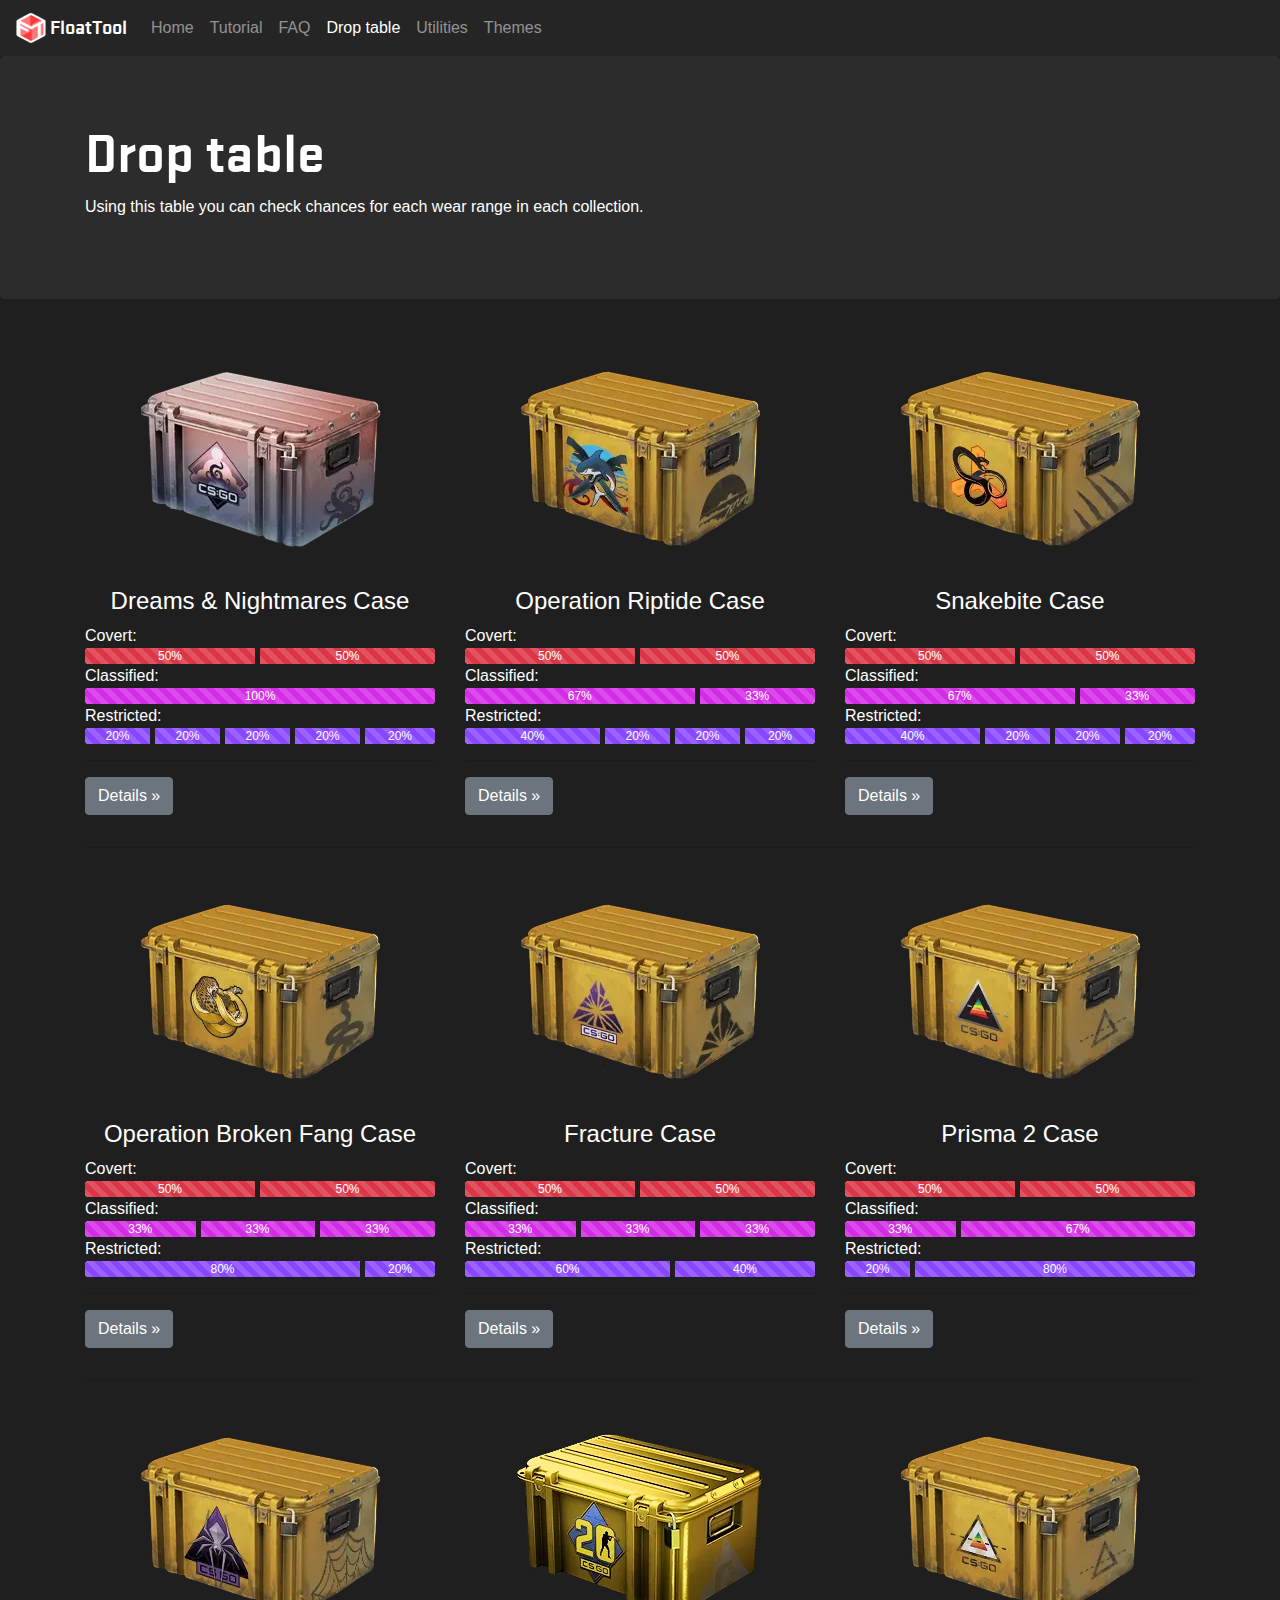
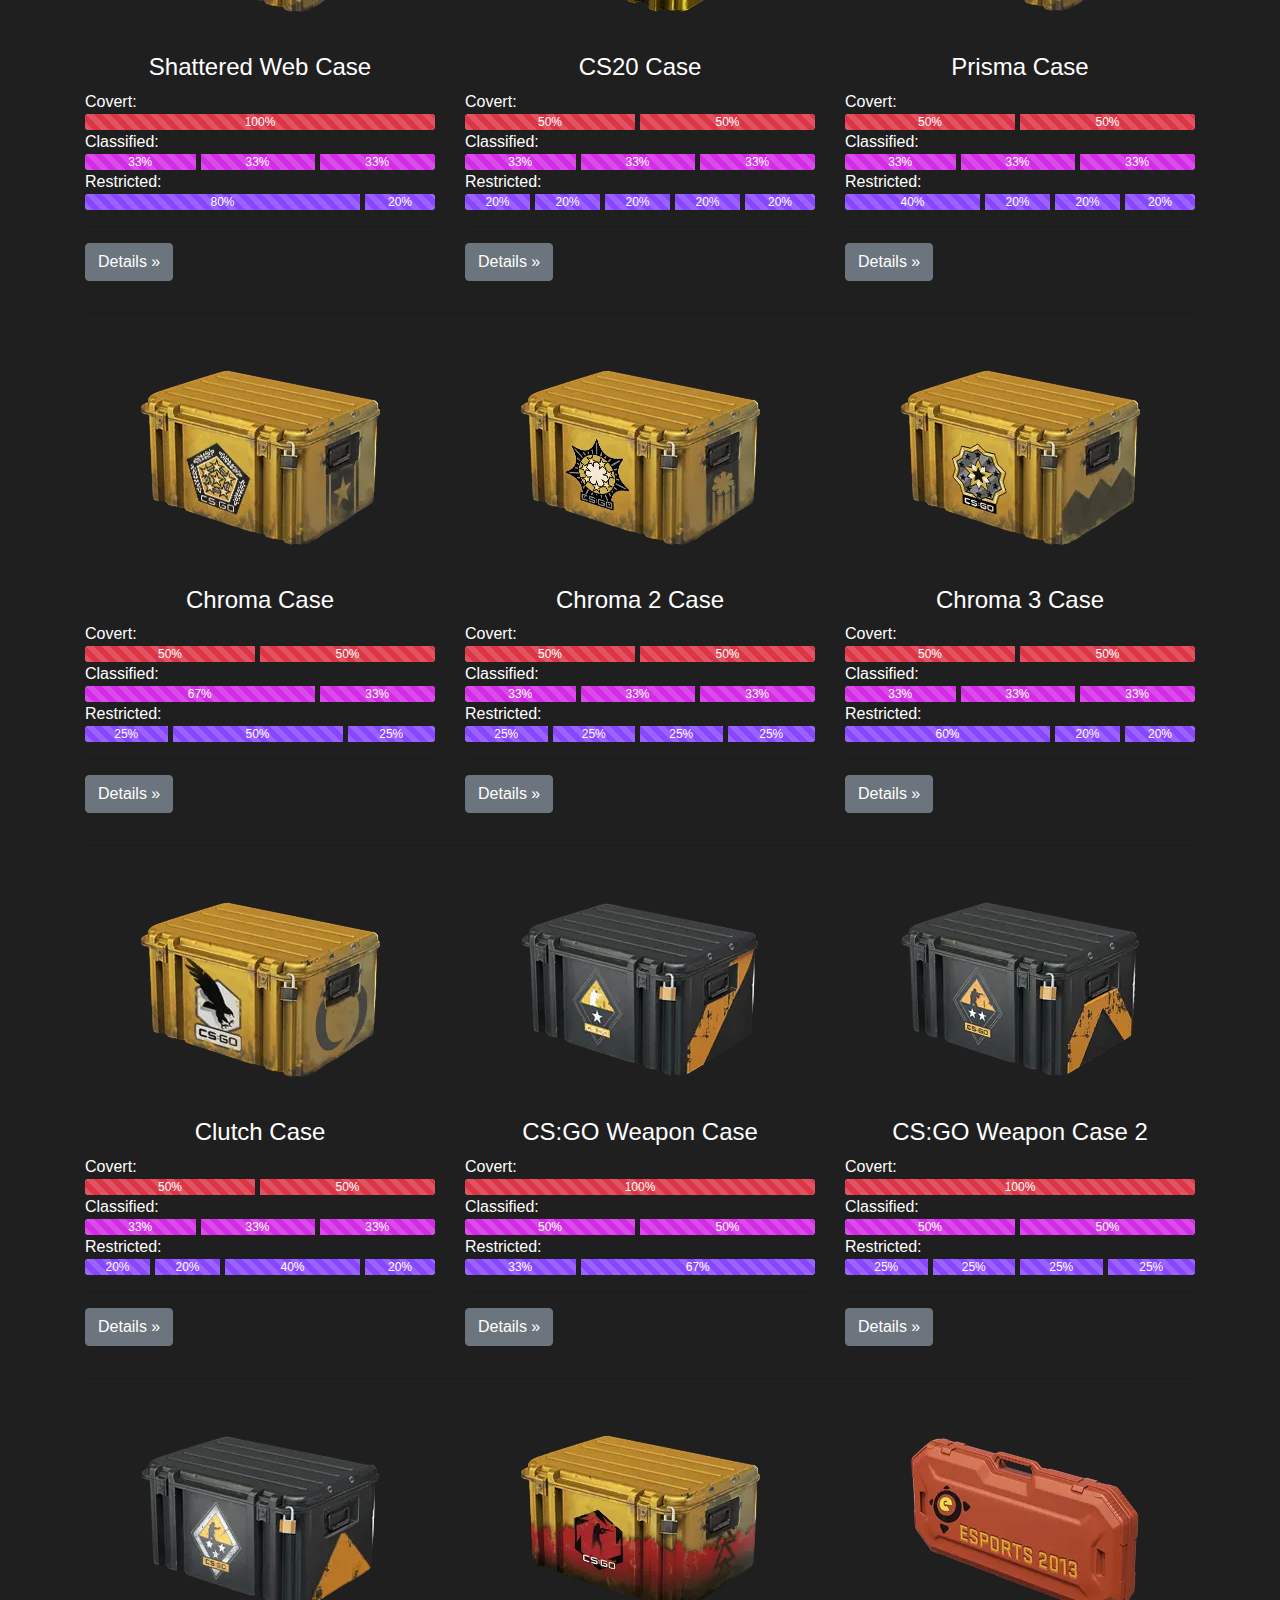
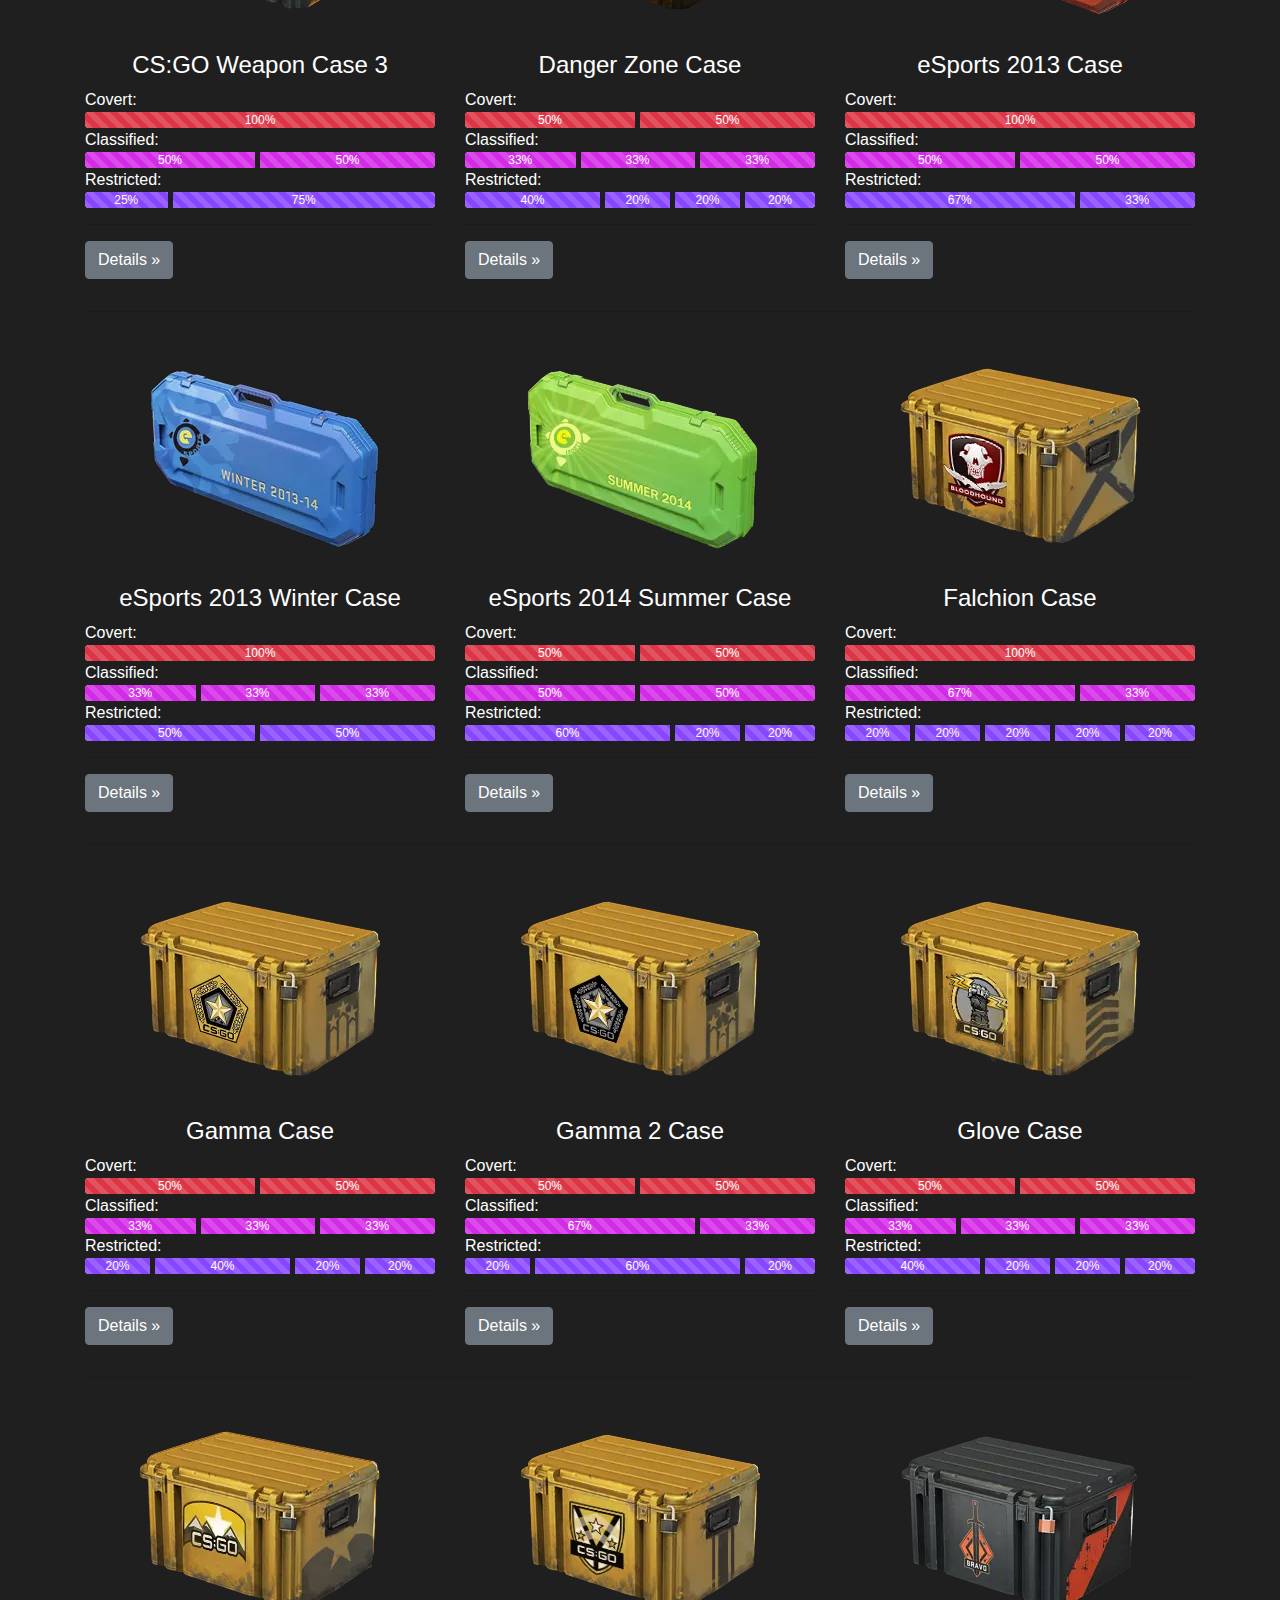
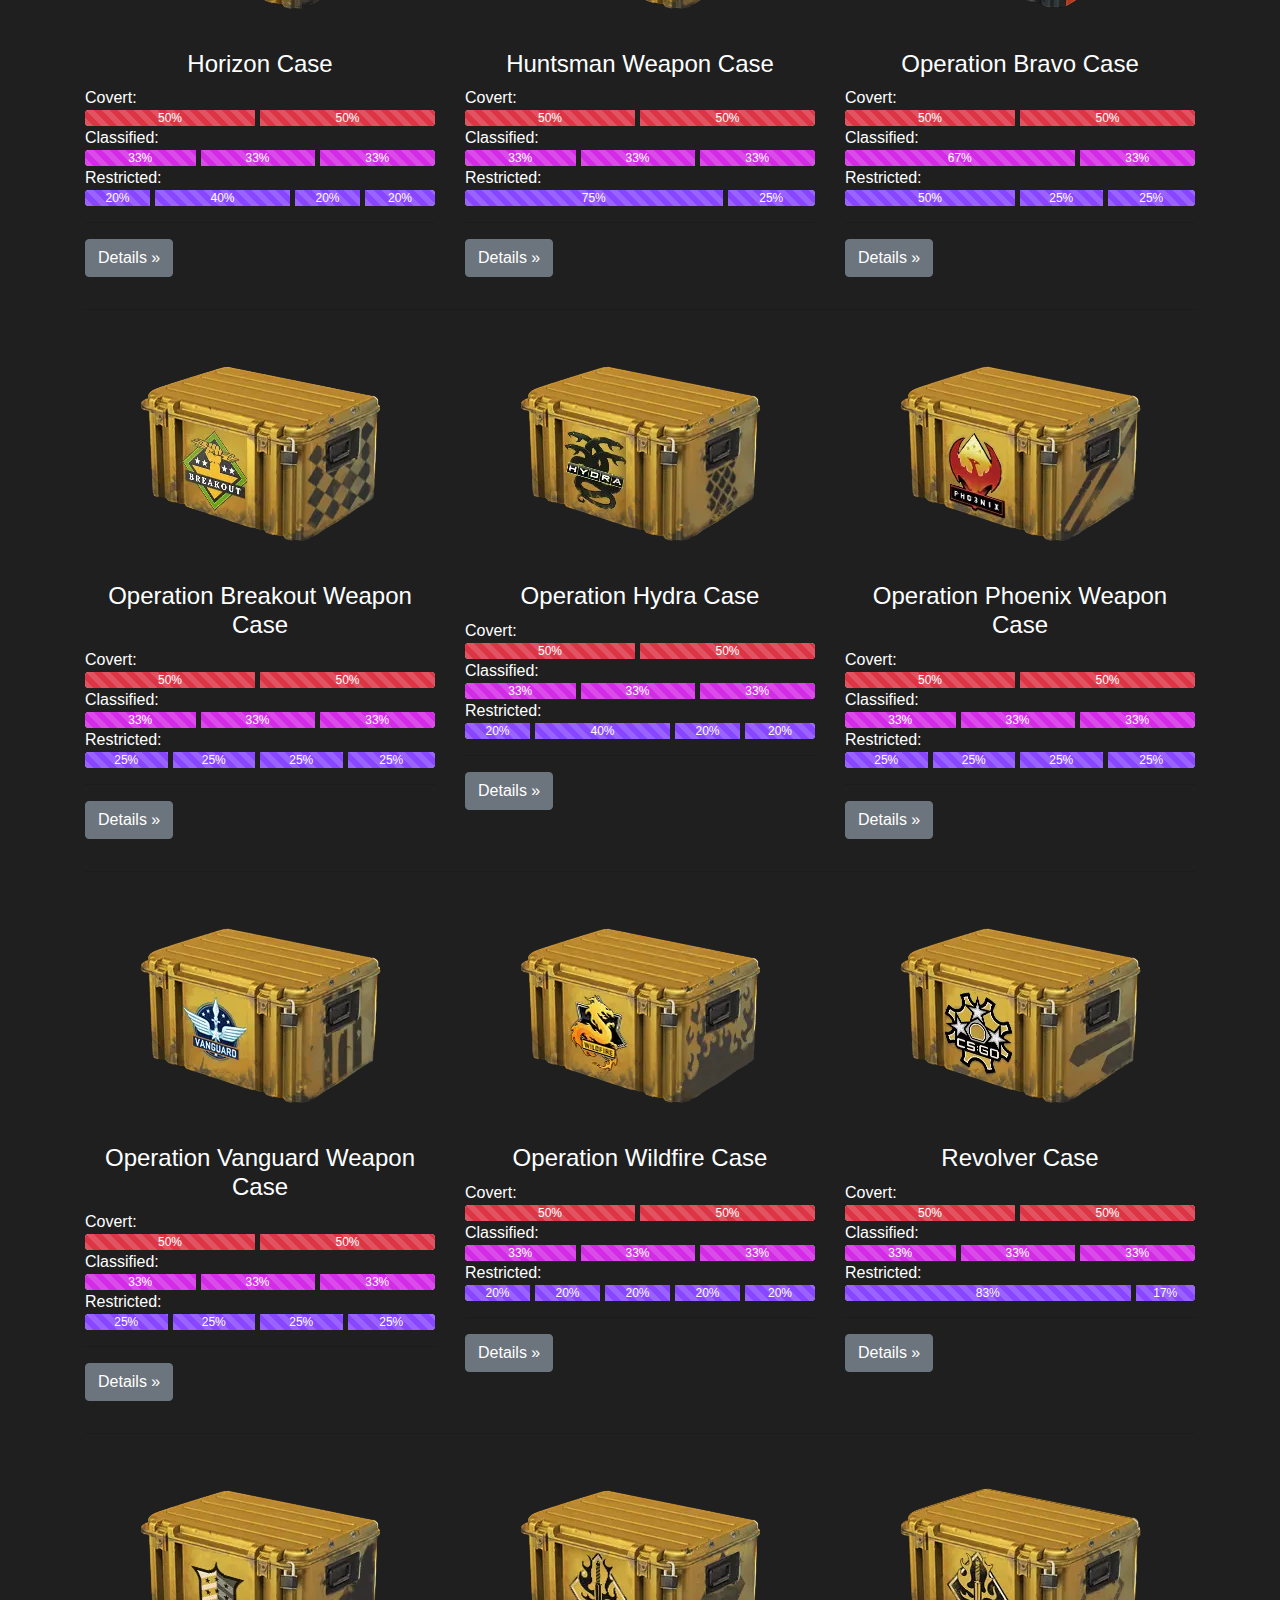
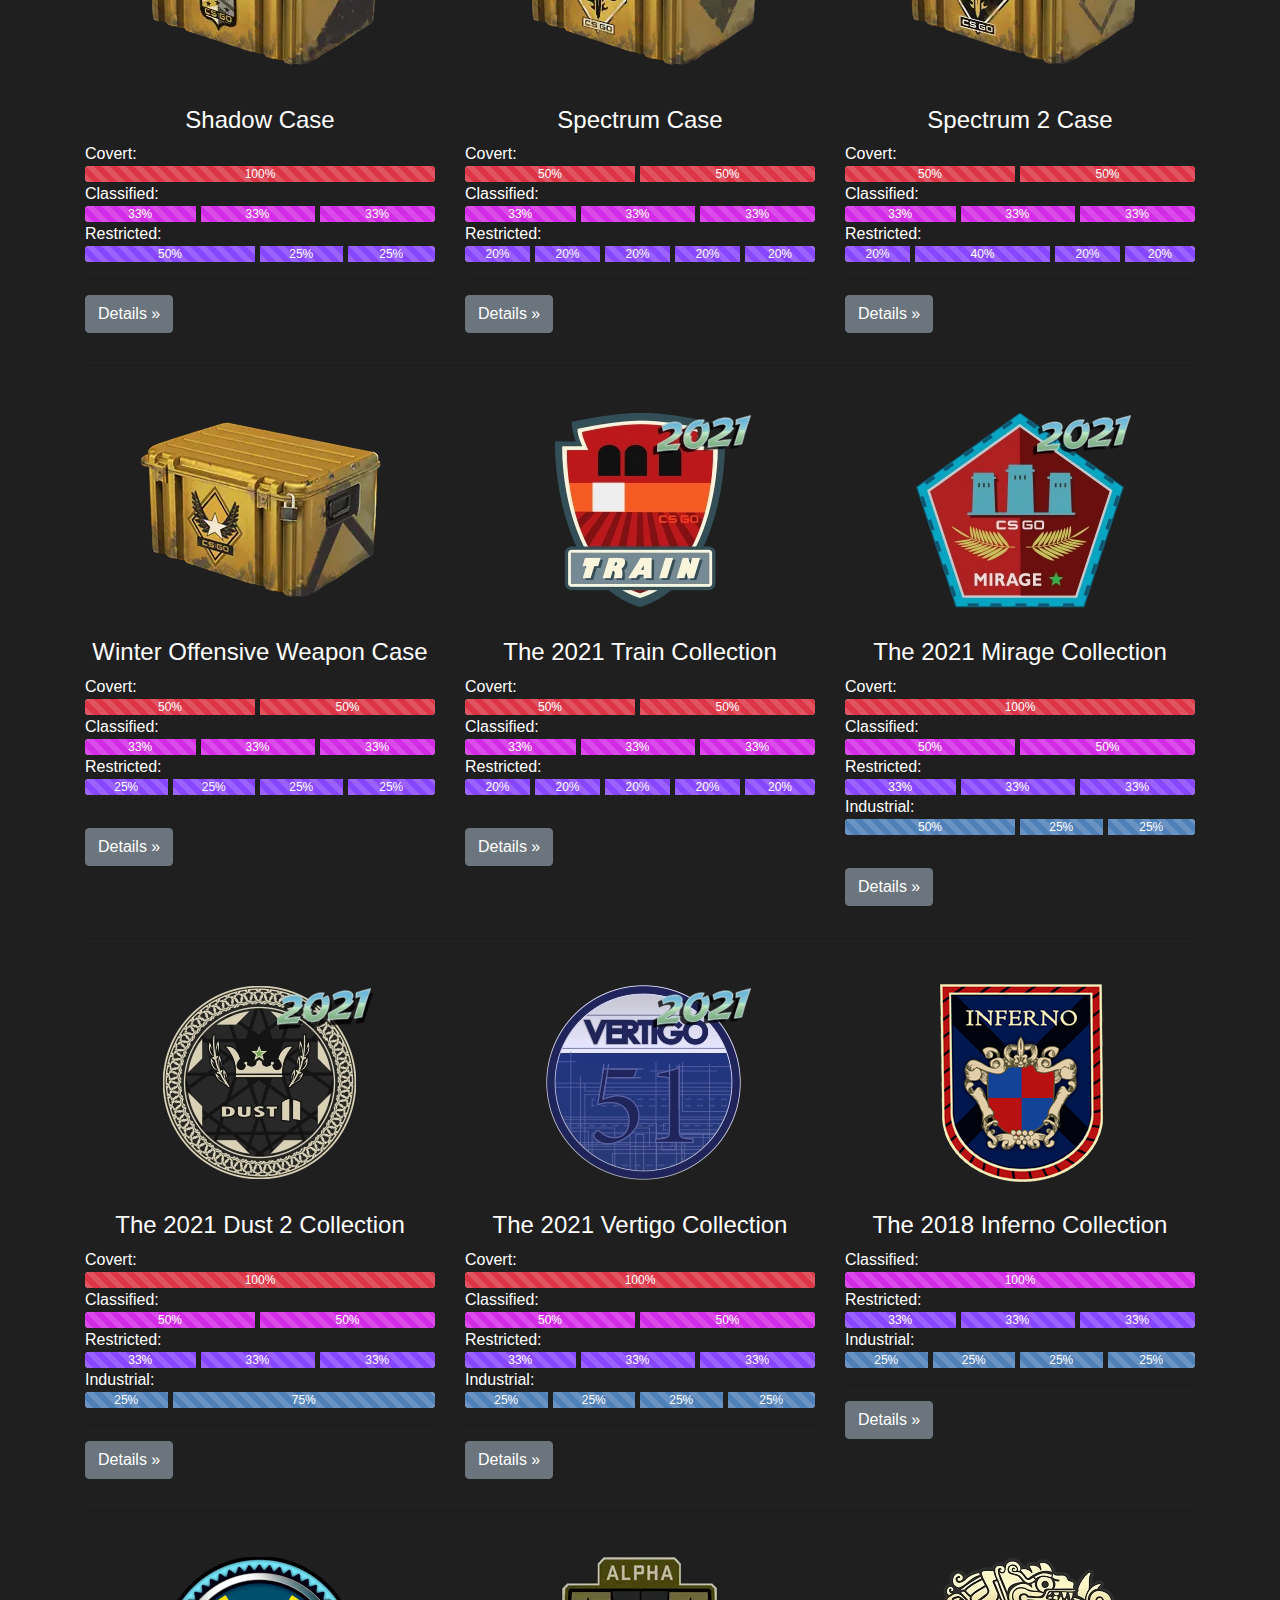
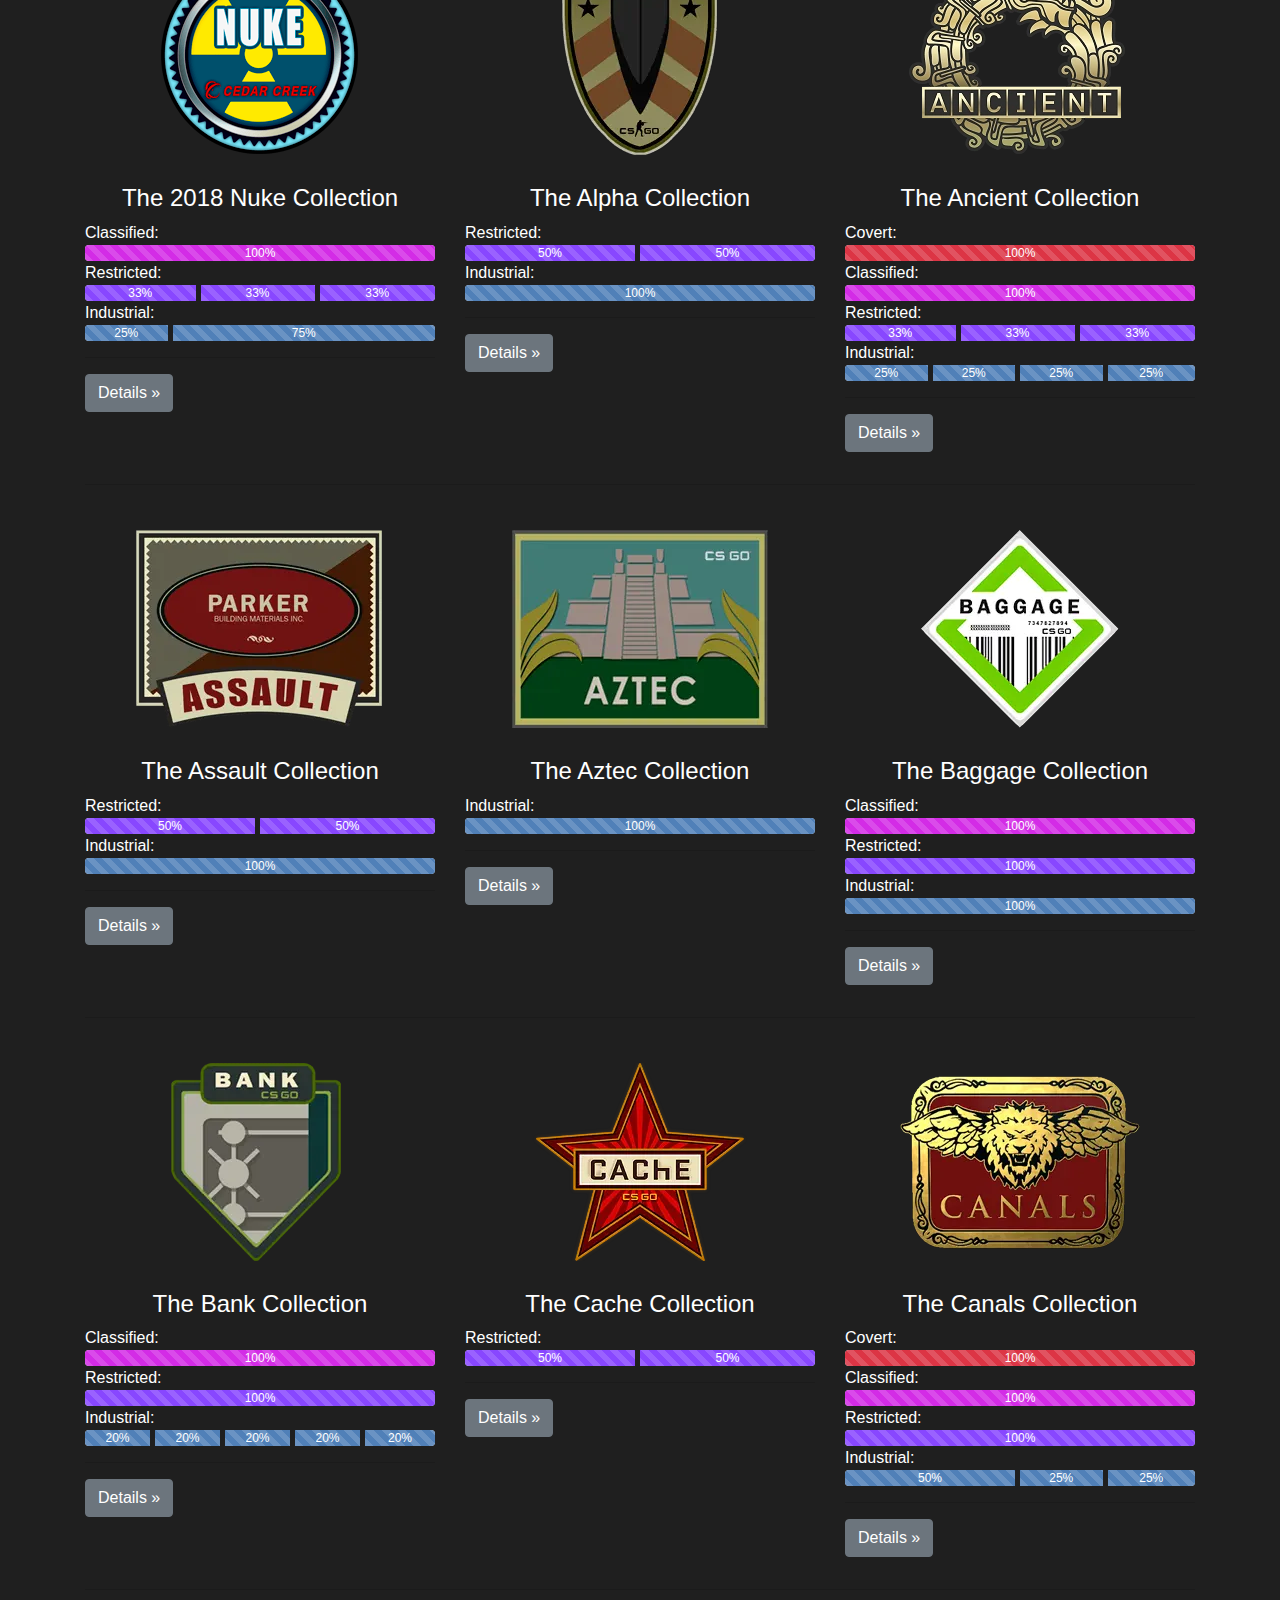
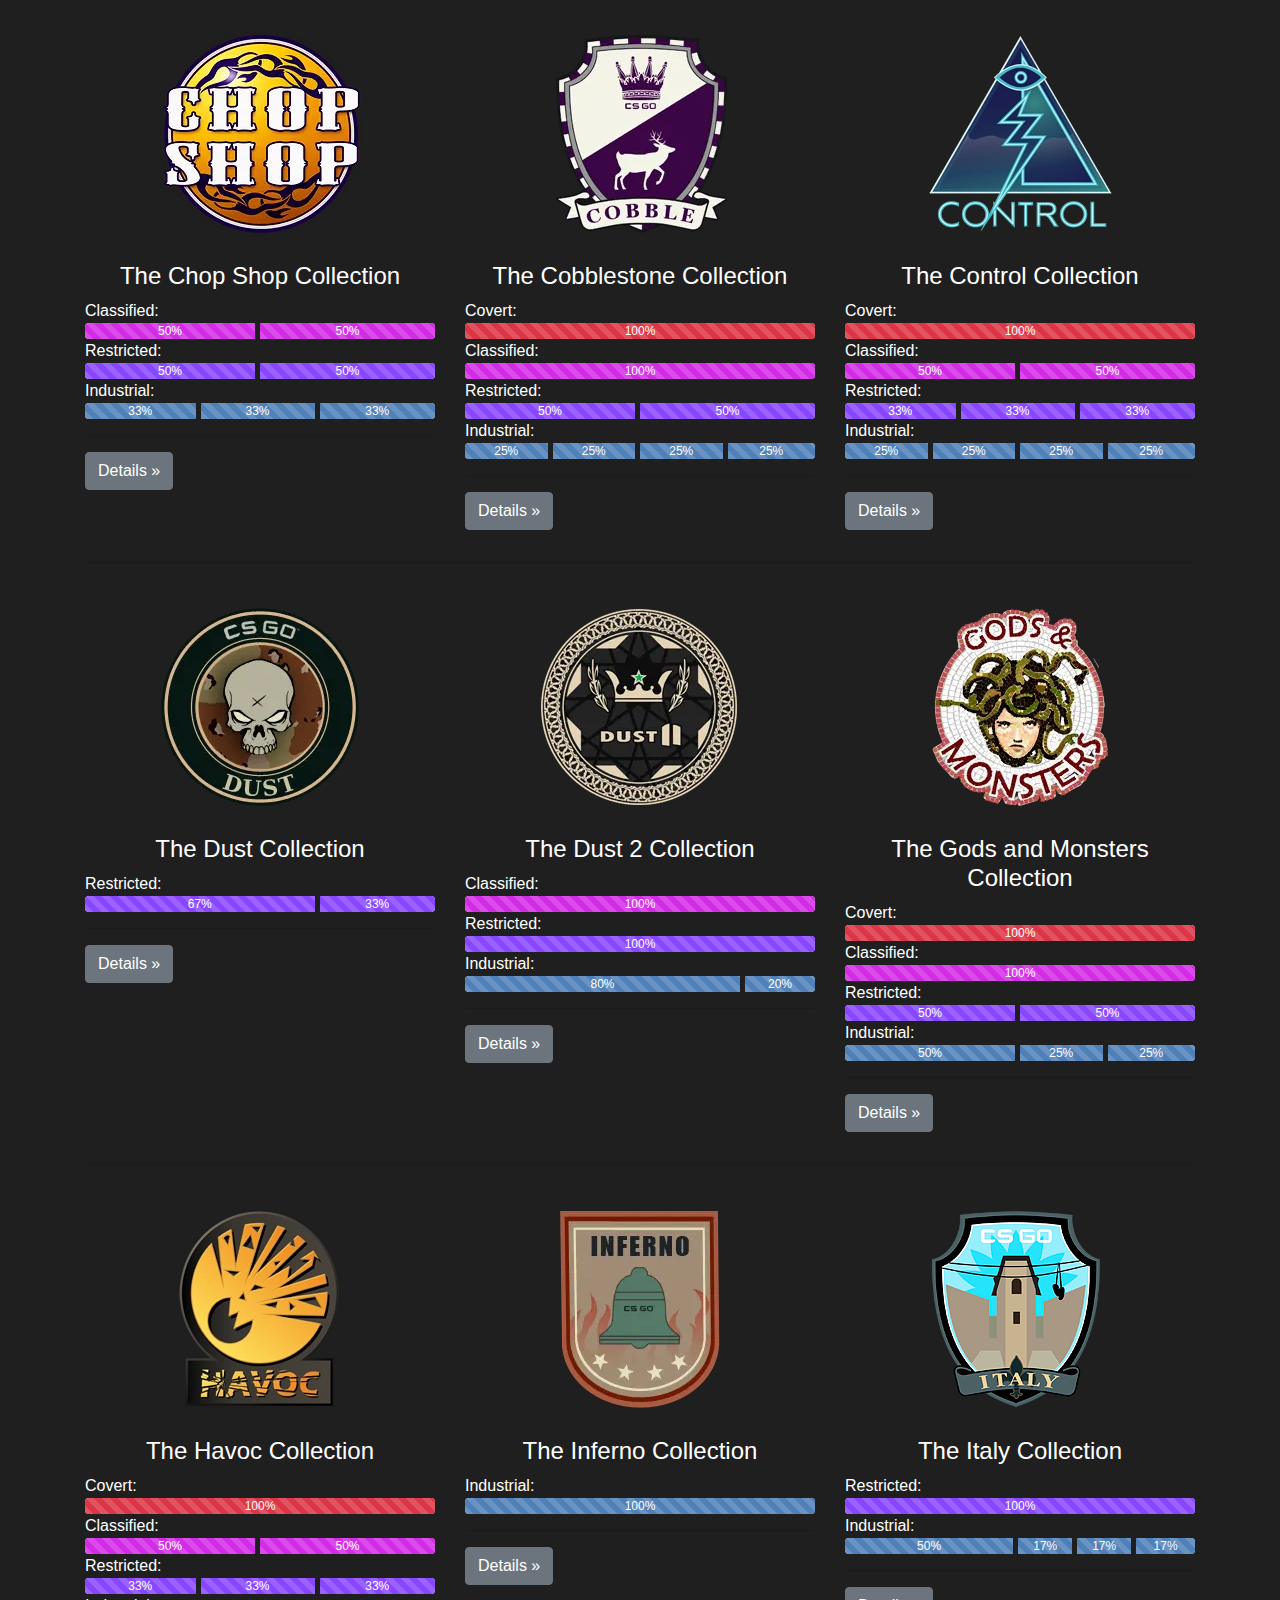
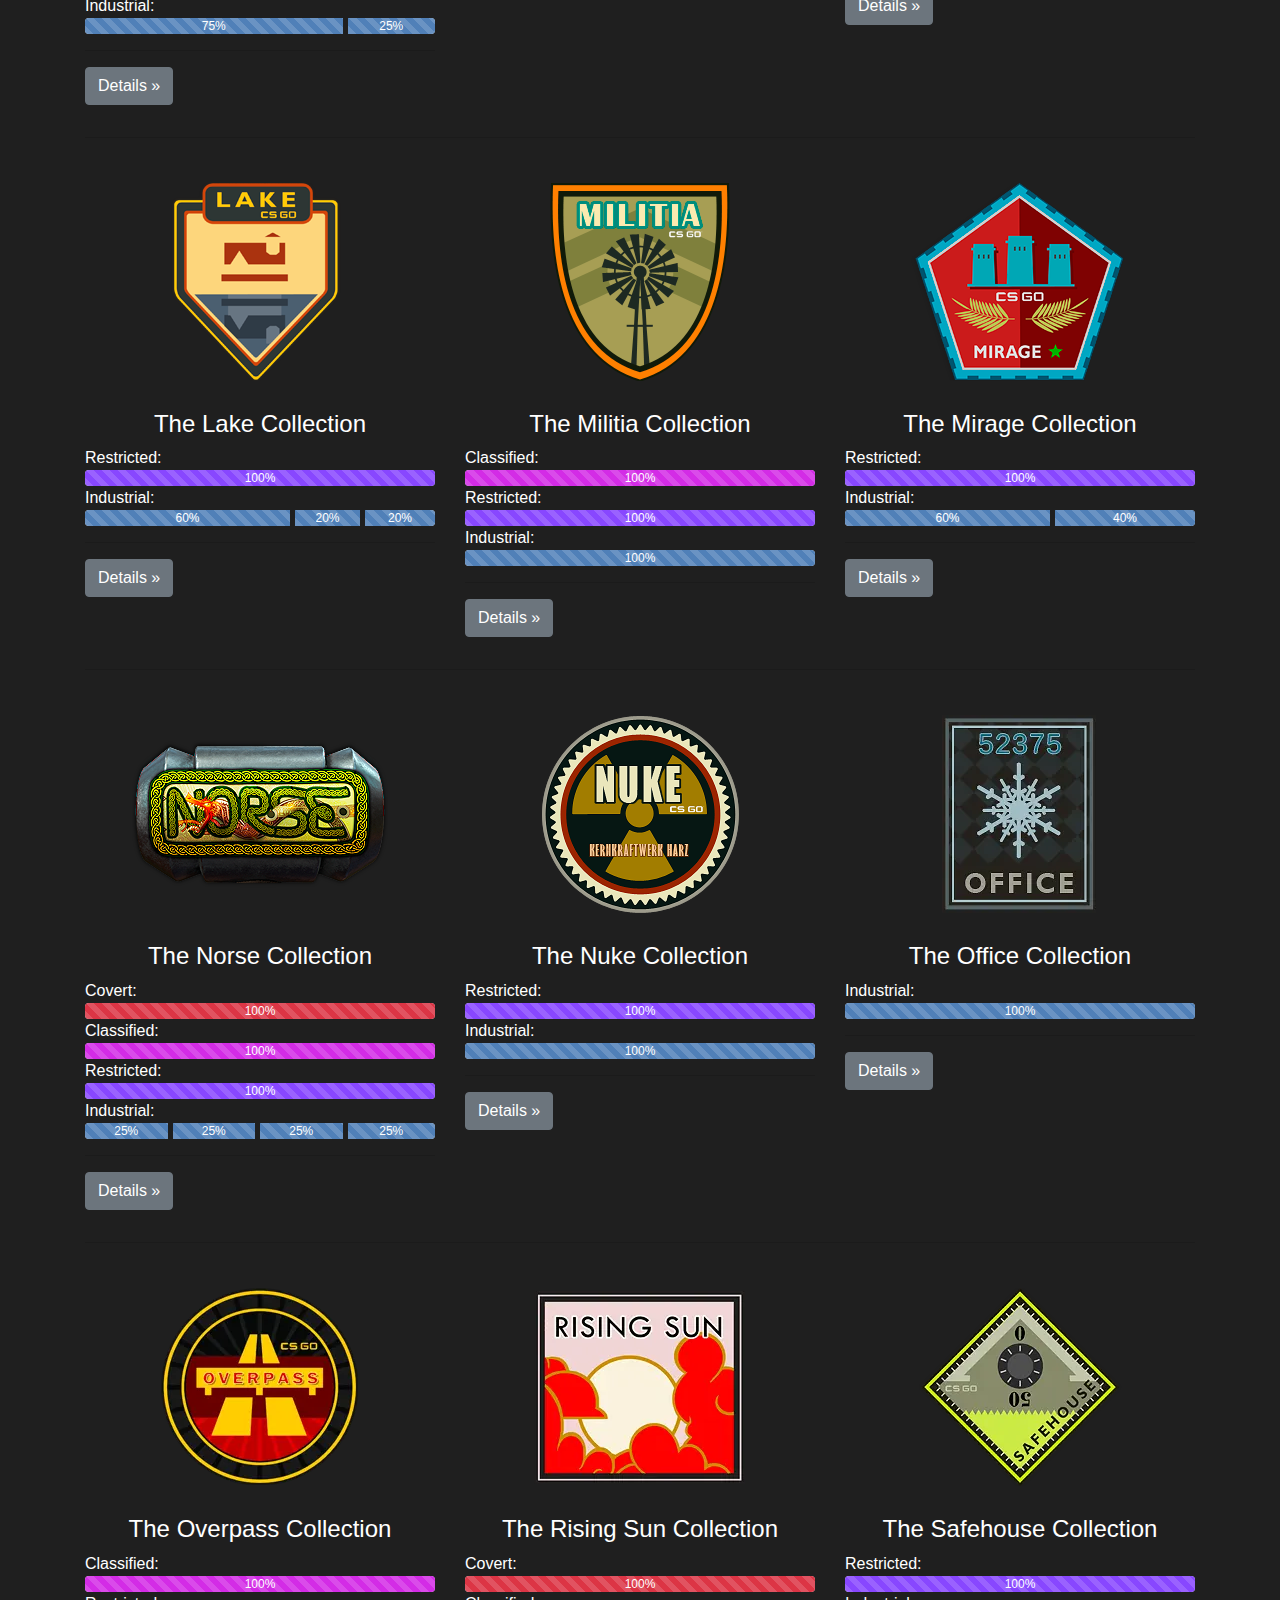
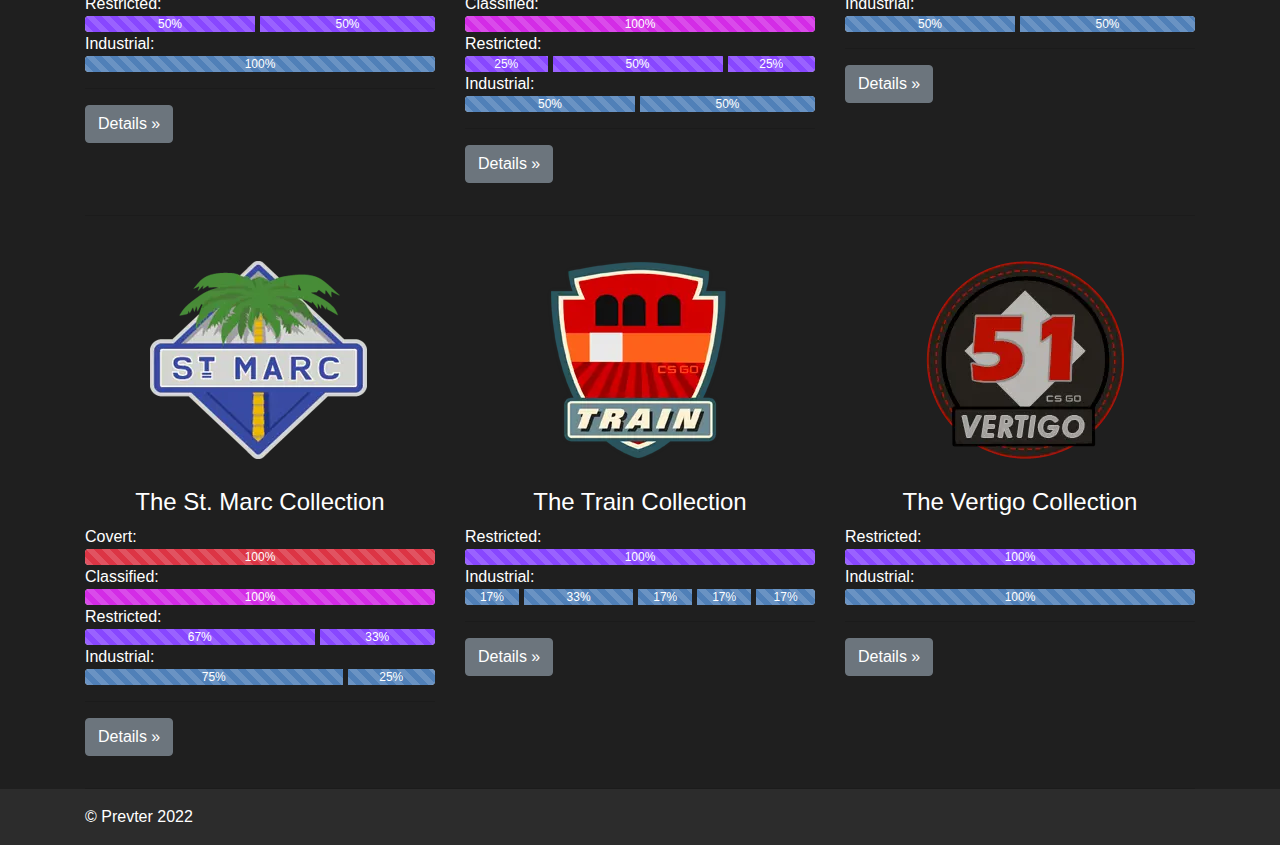
<file: table.html>
<html lang="en">

<head>
    <meta charset="utf-8">
    <meta name="viewport" content="width=device-width, initial-scale=1, shrink-to-fit=no">
    <meta name="description" content="Utility to create any float for your CS:GO skins.">
    <meta name="author" content="Prevter">
    <link rel="apple-touch-icon" sizes="180x180" href="/Icons/apple-touch-icon.png?v=1">
    <link rel="icon" type="image/png" sizes="32x32" href="/Icons/favicon-32x32.png?v=1">
    <link rel="icon" type="image/png" sizes="16x16" href="/Icons/favicon-16x16.png?v=1">
    <link rel="manifest" href="/Icons/site.webmanifest?v=1">
    <link rel="mask-icon" href="/Icons/safari-pinned-tab.svg?v=1" color="#5bbad5">
    <link rel="shortcut icon" href="/Icons/favicon.ico?v=1">
    <meta name="msapplication-TileColor" content="#da532c">
    <meta name="msapplication-config" content="/Icons/browserconfig.xml?v=1">
    <meta name="theme-color" content="#ffffff">
    <meta name="theme-color" content="#F24941">
    <title>FloatTool</title>
    <meta name="title" content="FloatTool">
    <meta name="description" content="Utility to create any float for your CS:GO skins.">

    <meta property="og:type" content="website">
    <meta property="og:url" content="https://prevter.github.io/FloatTool">
    <meta property="og:title" content="FloatTool">
    <meta property="og:description" content="Utility to create any float for your CS:GO skins.">
    <meta property="og:image" content="Screens/App.png">

    <meta property="twitter:card" content="summary_large_image">
    <meta property="twitter:url" content="https://prevter.github.io/FloatTool">
    <meta property="twitter:title" content="FloatTool">
    <meta property="twitter:description" content="Utility to create any float for your CS:GO skins.">
    <meta property="twitter:image" content="Screens/App.png">

    <link rel="stylesheet" href="https://stackpath.bootstrapcdn.com/bootstrap/4.5.2/css/bootstrap.min.css"
        integrity="sha384-JcKb8q3iqJ61gNV9KGb8thSsNjpSL0n8PARn9HuZOnIxN0hoP+VmmDGMN5t9UJ0Z" crossorigin="anonymous">

    <link href="jumbotron.css" rel="stylesheet">
</head>

<body style="background-color: #2C2C2C; color: #fff;">

    <nav class="navbar navbar-expand-md navbar-dark fixed-top" style="background-color: #252525;">
        <a class="navbar-brand" href="/">
            <img src="Icons/Icon.svg" width="30" height="30" class="d-inline-block align-top" alt="">
            FloatTool
        </a>
        <button class="navbar-toggler" type="button" data-toggle="collapse" data-target="#navbarsExampleDefault"
            aria-controls="navbarsExampleDefault" aria-expanded="false" aria-label="Toggle navigation">
            <span class="navbar-toggler-icon"></span>
        </button>

        <div class="collapse navbar-collapse" id="navbarsExampleDefault">
            <ul class="navbar-nav mr-auto">
                <li class="nav-item">
                    <a class="nav-link" href="index.html">Home</a>
                </li>
                <li class="nav-item">
                    <a class="nav-link" href="tutorial.html">Tutorial</a>
                </li>
                <li class="nav-item">
                    <a class="nav-link" href="faq.html">FAQ</a>
                </li>
                <li class="nav-item active">
                    <a class="nav-link" href="table.html">Drop table</a>
                </li>
                <li class="nav-item">
                    <a class="nav-link" href="utils.html">Utilities</a>
                </li>
                <li class="nav-item">
                    <a class="nav-link" href="themes.html">Themes</a>
                </li>
            </ul>
        </div>
    </nav>

    <main role="main" style="background-color: #1F1F1F; color: #fff;">
        <div class="jumbotron" style="background-color: #2C2C2C; color: #fff;">
            <div class="container">
                <h1 class="display-4">Drop table</h1>
                <p>Using this table you can check chances for each wear range in each collection.</p>
            </div>
        </div>
        <div class="container">
            <div class="row">
                <div class="col-md-4">
                    <div class="text-center">
                        <img class="img" src="Cases/Dreams&amp;NightmaresCase.webp" />
                        <h4>
                            Dreams &amp; Nightmares Case
                        </h4>
                    </div>
                    <div>
                        <span>
                            Covert:
                        </span>
                        <div class="progress">
                            <div aria-valuemax="100" aria-valuemin="0" aria-valuenow="50"
                                class="progress-bar progress-bar-striped bg-danger" data-html="true"
                                data-toggle="tooltip" role="progressbar" style="width: 50%"
                                title="&lt;em&gt;0.0 - 1.0&lt;/em&gt;&lt;br&gt;&lt;ul class='list-unstyled'&gt;&lt;li&gt;AK-47 | Nightwish&lt;/li&gt;&lt;/ul&gt;">
                                50%
                            </div>
                            <div aria-valuemax="100" aria-valuemin="0" aria-valuenow="50"
                                class="progress-bar progress-bar-striped bg-danger" data-html="true"
                                data-toggle="tooltip" role="progressbar" style="width: 50%"
                                title="&lt;em&gt;0.0 - 0.8&lt;/em&gt;&lt;br&gt;&lt;ul class='list-unstyled'&gt;&lt;li&gt;MP9 | Starlight Protector&lt;/li&gt;&lt;/ul&gt;">
                                50%
                            </div>
                        </div>
                        <span>
                            Classified:
                        </span>
                        <div class="progress">
                            <div aria-valuemax="100" aria-valuemin="0" aria-valuenow="100"
                                class="progress-bar progress-bar-striped bg-success" data-html="true"
                                data-toggle="tooltip" role="progressbar" style="width: 100%"
                                title="&lt;em&gt;0.0 - 1.0&lt;/em&gt;&lt;br&gt;&lt;ul class='list-unstyled'&gt;&lt;li&gt;MP7 | Abyssal Apparition&lt;/li&gt;&lt;li&gt;Dual Berettas | Melondrama&lt;/li&gt;&lt;li&gt;FAMAS | Rapid Eye Movement&lt;/li&gt;&lt;/ul&gt;">
                                100%
                            </div>
                        </div>
                        <span>
                            Restricted:
                        </span>
                        <div class="progress">
                            <div aria-valuemax="100" aria-valuemin="0" aria-valuenow="20"
                                class="progress-bar progress-bar-striped bg-primary" data-html="true"
                                data-toggle="tooltip" role="progressbar" style="width: 20%"
                                title="&lt;em&gt;0.0 - 0.7&lt;/em&gt;&lt;br&gt;&lt;ul class='list-unstyled'&gt;&lt;li&gt;M4A1-S | Night Terror&lt;/li&gt;&lt;/ul&gt;">
                                20%
                            </div>
                            <div aria-valuemax="100" aria-valuemin="0" aria-valuenow="20"
                                class="progress-bar progress-bar-striped bg-primary" data-html="true"
                                data-toggle="tooltip" role="progressbar" style="width: 20%"
                                title="&lt;em&gt;0.0 - 0.76&lt;/em&gt;&lt;br&gt;&lt;ul class='list-unstyled'&gt;&lt;li&gt;USP-S | Ticket to Hell&lt;/li&gt;&lt;/ul&gt;">
                                20%
                            </div>
                            <div aria-valuemax="100" aria-valuemin="0" aria-valuenow="20"
                                class="progress-bar progress-bar-striped bg-primary" data-html="true"
                                data-toggle="tooltip" role="progressbar" style="width: 20%"
                                title="&lt;em&gt;0.0 - 0.67&lt;/em&gt;&lt;br&gt;&lt;ul class='list-unstyled'&gt;&lt;li&gt;PP-Bizon | Space Cat&lt;/li&gt;&lt;/ul&gt;">
                                20%
                            </div>
                            <div aria-valuemax="100" aria-valuemin="0" aria-valuenow="20"
                                class="progress-bar progress-bar-striped bg-primary" data-html="true"
                                data-toggle="tooltip" role="progressbar" style="width: 20%"
                                title="&lt;em&gt;0.0 - 1.0&lt;/em&gt;&lt;br&gt;&lt;ul class='list-unstyled'&gt;&lt;li&gt;G3SG1 | Dream Glade&lt;/li&gt;&lt;/ul&gt;">
                                20%
                            </div>
                            <div aria-valuemax="100" aria-valuemin="0" aria-valuenow="20"
                                class="progress-bar progress-bar-striped bg-primary" data-html="true"
                                data-toggle="tooltip" role="progressbar" style="width: 20%"
                                title="&lt;em&gt;0.0 - 0.5&lt;/em&gt;&lt;br&gt;&lt;ul class='list-unstyled'&gt;&lt;li&gt;XM1014 | Zombie Offensive&lt;/li&gt;&lt;/ul&gt;">
                                20%
                            </div>
                        </div>
                    </div>
                    <hr />
                    <p>
                        <a class="btn btn-secondary" href="https://csgostash.com/case/308/Operation-Broken-Fang-Case"
                            role="button">
                            Details »
                        </a>
                    </p>
                </div>
                <div class="col-md-4">
                    <div class="text-center">
                        <img class="img" src="Cases/OperationRiptideCase.webp" />
                        <h4>
                            Operation Riptide Case
                        </h4>
                    </div>
                    <div>
                        <span>
                            Covert:
                        </span>
                        <div class="progress">
                            <div aria-valuemax="100" aria-valuemin="0" aria-valuenow="50"
                                class="progress-bar progress-bar-striped bg-danger" data-html="true"
                                data-toggle="tooltip" role="progressbar" style="width: 50%"
                                title="&lt;em&gt;0.0 - 1.0&lt;/em&gt;&lt;br&gt;&lt;ul class='list-unstyled'&gt;&lt;li&gt;Desert Eagle | Ocean Drive&lt;/li&gt;&lt;/ul&gt;">
                                50%
                            </div>
                            <div aria-valuemax="100" aria-valuemin="0" aria-valuenow="50"
                                class="progress-bar progress-bar-striped bg-danger" data-html="true"
                                data-toggle="tooltip" role="progressbar" style="width: 50%"
                                title="&lt;em&gt;0.0 - 0.65&lt;/em&gt;&lt;br&gt;&lt;ul class='list-unstyled'&gt;&lt;li&gt;AK-47 | Leet Museo&lt;/li&gt;&lt;/ul&gt;">
                                50%
                            </div>
                        </div>
                        <span>
                            Classified:
                        </span>
                        <div class="progress">
                            <div aria-valuemax="100" aria-valuemin="0" aria-valuenow="67"
                                class="progress-bar progress-bar-striped bg-success" data-html="true"
                                data-toggle="tooltip" role="progressbar" style="width: 67%"
                                title="&lt;em&gt;0.0 - 1.0&lt;/em&gt;&lt;br&gt;&lt;ul class='list-unstyled'&gt;&lt;li&gt;Glock-18 | Snack Attack&lt;/li&gt;&lt;li&gt;MAC-10 | Toybox&lt;/li&gt;&lt;/ul&gt;">
                                67%
                            </div>
                            <div aria-valuemax="100" aria-valuemin="0" aria-valuenow="33"
                                class="progress-bar progress-bar-striped bg-success" data-html="true"
                                data-toggle="tooltip" role="progressbar" style="width: 33%"
                                title="&lt;em&gt;0.0 - 0.6&lt;/em&gt;&lt;br&gt;&lt;ul class='list-unstyled'&gt;&lt;li&gt;SSG 08 | Turbo Peek&lt;/li&gt;&lt;/ul&gt;">
                                33%
                            </div>
                        </div>
                        <span>
                            Restricted:
                        </span>
                        <div class="progress">
                            <div aria-valuemax="100" aria-valuemin="0" aria-valuenow="40"
                                class="progress-bar progress-bar-striped bg-primary" data-html="true"
                                data-toggle="tooltip" role="progressbar" style="width: 40%"
                                title="&lt;em&gt;0.0 - 1.0&lt;/em&gt;&lt;br&gt;&lt;ul class='list-unstyled'&gt;&lt;li&gt;M4A4 | Spider Lily&lt;/li&gt;&lt;li&gt;FAMAS | ZX Spectron&lt;/li&gt;&lt;/ul&gt;">
                                40%
                            </div>
                            <div aria-valuemax="100" aria-valuemin="0" aria-valuenow="20"
                                class="progress-bar progress-bar-striped bg-primary" data-html="true"
                                data-toggle="tooltip" role="progressbar" style="width: 20%"
                                title="&lt;em&gt;0.0 - 0.55&lt;/em&gt;&lt;br&gt;&lt;ul class='list-unstyled'&gt;&lt;li&gt;MP9 | Mount Fuji&lt;/li&gt;&lt;/ul&gt;">
                                20%
                            </div>
                            <div aria-valuemax="100" aria-valuemin="0" aria-valuenow="20"
                                class="progress-bar progress-bar-striped bg-primary" data-html="true"
                                data-toggle="tooltip" role="progressbar" style="width: 20%"
                                title="&lt;em&gt;0.0 - 0.41&lt;/em&gt;&lt;br&gt;&lt;ul class='list-unstyled'&gt;&lt;li&gt;Five-SeveN | Boost Protocol&lt;/li&gt;&lt;/ul&gt;">
                                20%
                            </div>
                            <div aria-valuemax="100" aria-valuemin="0" aria-valuenow="20"
                                class="progress-bar progress-bar-striped bg-primary" data-html="true"
                                data-toggle="tooltip" role="progressbar" style="width: 20%"
                                title="&lt;em&gt;0.0 - 0.6&lt;/em&gt;&lt;br&gt;&lt;ul class='list-unstyled'&gt;&lt;li&gt;MAG-7 | BI83 Spectrum&lt;/li&gt;&lt;/ul&gt;">
                                20%
                            </div>
                        </div>
                    </div>
                    <hr />
                    <p>
                        <a class="btn btn-secondary" href="https://csgostash.com/case/308/Operation-Broken-Fang-Case"
                            role="button">
                            Details »
                        </a>
                    </p>
                </div>
                <div class="col-md-4">
                    <div class="text-center">
                        <img class="img" src="Cases/SnakebiteCase.webp" />
                        <h4>
                            Snakebite Case
                        </h4>
                    </div>
                    <div>
                        <span>
                            Covert:
                        </span>
                        <div class="progress">
                            <div aria-valuemax="100" aria-valuemin="0" aria-valuenow="50"
                                class="progress-bar progress-bar-striped bg-danger" data-html="true"
                                data-toggle="tooltip" role="progressbar" style="width: 50%"
                                title="&lt;em&gt;0.0 - 1.0&lt;/em&gt;&lt;br&gt;&lt;ul class='list-unstyled'&gt;&lt;li&gt;USP-S | The Traitor&lt;/li&gt;&lt;/ul&gt;">
                                50%
                            </div>
                            <div aria-valuemax="100" aria-valuemin="0" aria-valuenow="50"
                                class="progress-bar progress-bar-striped bg-danger" data-html="true"
                                data-toggle="tooltip" role="progressbar" style="width: 50%"
                                title="&lt;em&gt;0.0 - 0.79&lt;/em&gt;&lt;br&gt;&lt;ul class='list-unstyled'&gt;&lt;li&gt;M4A4 | In Living Color&lt;/li&gt;&lt;/ul&gt;">
                                50%
                            </div>
                        </div>
                        <span>
                            Classified:
                        </span>
                        <div class="progress">
                            <div aria-valuemax="100" aria-valuemin="0" aria-valuenow="67"
                                class="progress-bar progress-bar-striped bg-success" data-html="true"
                                data-toggle="tooltip" role="progressbar" style="width: 67%"
                                title="&lt;em&gt;0.0 - 1.0&lt;/em&gt;&lt;br&gt;&lt;ul class='list-unstyled'&gt;&lt;li&gt;MP9 | Food Chain&lt;/li&gt;&lt;li&gt;Galil AR | Chromatic Aberration&lt;/li&gt;&lt;/ul&gt;">
                                67%
                            </div>
                            <div aria-valuemax="100" aria-valuemin="0" aria-valuenow="33"
                                class="progress-bar progress-bar-striped bg-success" data-html="true"
                                data-toggle="tooltip" role="progressbar" style="width: 33%"
                                title="&lt;em&gt;0.0 - 0.9&lt;/em&gt;&lt;br&gt;&lt;ul class='list-unstyled'&gt;&lt;li&gt;XM1014 | XOXO&lt;/li&gt;&lt;/ul&gt;">
                                33%
                            </div>
                        </div>
                        <span>
                            Restricted:
                        </span>
                        <div class="progress">
                            <div aria-valuemax="100" aria-valuemin="0" aria-valuenow="40"
                                class="progress-bar progress-bar-striped bg-primary" data-html="true"
                                data-toggle="tooltip" role="progressbar" style="width: 40%"
                                title="&lt;em&gt;0.0 - 1.0&lt;/em&gt;&lt;br&gt;&lt;ul class='list-unstyled'&gt;&lt;li&gt;AK-47 | Slate&lt;/li&gt;&lt;li&gt;MAC-10 | Button Masher&lt;/li&gt;&lt;/ul&gt;">
                                40%
                            </div>
                            <div aria-valuemax="100" aria-valuemin="0" aria-valuenow="20"
                                class="progress-bar progress-bar-striped bg-primary" data-html="true"
                                data-toggle="tooltip" role="progressbar" style="width: 20%"
                                title="&lt;em&gt;0.0 - 0.97&lt;/em&gt;&lt;br&gt;&lt;ul class='list-unstyled'&gt;&lt;li&gt;Desert Eagle | Trigger Discipline&lt;/li&gt;&lt;/ul&gt;">
                                20%
                            </div>
                            <div aria-valuemax="100" aria-valuemin="0" aria-valuenow="20"
                                class="progress-bar progress-bar-striped bg-primary" data-html="true"
                                data-toggle="tooltip" role="progressbar" style="width: 20%"
                                title="&lt;em&gt;0.0 - 0.85&lt;/em&gt;&lt;br&gt;&lt;ul class='list-unstyled'&gt;&lt;li&gt;P250 | Cyber Shell&lt;/li&gt;&lt;/ul&gt;">
                                20%
                            </div>
                            <div aria-valuemax="100" aria-valuemin="0" aria-valuenow="20"
                                class="progress-bar progress-bar-striped bg-primary" data-html="true"
                                data-toggle="tooltip" role="progressbar" style="width: 20%"
                                title="&lt;em&gt;0.0 - 0.65&lt;/em&gt;&lt;br&gt;&lt;ul class='list-unstyled'&gt;&lt;li&gt;Negev | dev_texture&lt;/li&gt;&lt;/ul&gt;">
                                20%
                            </div>
                        </div>
                    </div>
                    <hr />
                    <p>
                        <a class="btn btn-secondary" href="https://csgostash.com/case/308/Operation-Broken-Fang-Case"
                            role="button">
                            Details »
                        </a>
                    </p>
                </div>
                <hr />
            </div>
            <hr />
            <div class="row">
                <div class="col-md-4">
                    <div class="text-center">
                        <img class="img" src="Cases/OperationBrokenFangCase.webp" />
                        <h4>
                            Operation Broken Fang Case
                        </h4>
                    </div>
                    <div>
                        <span>
                            Covert:
                        </span>
                        <div class="progress">
                            <div aria-valuemax="100" aria-valuemin="0" aria-valuenow="50"
                                class="progress-bar progress-bar-striped bg-danger" data-html="true"
                                data-toggle="tooltip" role="progressbar" style="width: 50%"
                                title="&lt;em&gt;0.0 - 0.8&lt;/em&gt;&lt;br&gt;&lt;ul class='list-unstyled'&gt;&lt;li&gt;M4A1-S | Printstream&lt;/li&gt;&lt;/ul&gt;">
                                50%
                            </div>
                            <div aria-valuemax="100" aria-valuemin="0" aria-valuenow="50"
                                class="progress-bar progress-bar-striped bg-danger" data-html="true"
                                data-toggle="tooltip" role="progressbar" style="width: 50%"
                                title="&lt;em&gt;0.0 - 1.0&lt;/em&gt;&lt;br&gt;&lt;ul class='list-unstyled'&gt;&lt;li&gt;Glock-18 | Neo-Noir&lt;/li&gt;&lt;/ul&gt;">
                                50%
                            </div>
                        </div>
                        <span>
                            Classified:
                        </span>
                        <div class="progress">
                            <div aria-valuemax="100" aria-valuemin="0" aria-valuenow="33"
                                class="progress-bar progress-bar-striped bg-success" data-html="true"
                                data-toggle="tooltip" role="progressbar" style="width: 33%"
                                title="&lt;em&gt;0.0 - 0.7&lt;/em&gt;&lt;br&gt;&lt;ul class='list-unstyled'&gt;&lt;li&gt;USP-S | Monster Mashup&lt;/li&gt;&lt;/ul&gt;">
                                33%
                            </div>
                            <div aria-valuemax="100" aria-valuemin="0" aria-valuenow="34"
                                class="progress-bar progress-bar-striped bg-success" data-html="true"
                                data-toggle="tooltip" role="progressbar" style="width: 34%"
                                title="&lt;em&gt;0.0 - 0.98&lt;/em&gt;&lt;br&gt;&lt;ul class='list-unstyled'&gt;&lt;li&gt;M4A4 | Cyber Security&lt;/li&gt;&lt;/ul&gt;">
                                33%
                            </div>
                            <div aria-valuemax="100" aria-valuemin="0" aria-valuenow="33"
                                class="progress-bar progress-bar-striped bg-success" data-html="true"
                                data-toggle="tooltip" role="progressbar" style="width: 33%"
                                title="&lt;em&gt;0.02 - 0.9&lt;/em&gt;&lt;br&gt;&lt;ul class='list-unstyled'&gt;&lt;li&gt;Five-SeveN | Fairy Tale&lt;/li&gt;&lt;/ul&gt;">
                                33%
                            </div>
                        </div>
                        <span>
                            Restricted:
                        </span>
                        <div class="progress">
                            <div aria-valuemax="100" aria-valuemin="0" aria-valuenow="80"
                                class="progress-bar progress-bar-striped bg-primary" data-html="true"
                                data-toggle="tooltip" role="progressbar" style="width: 80%"
                                title="&lt;em&gt;0.0 - 1.0&lt;/em&gt;&lt;br&gt;&lt;ul class='list-unstyled'&gt;&lt;li&gt;AWP | Exoskeleton&lt;/li&gt;&lt;li&gt;SSG 08 | Parallax&lt;/li&gt;&lt;li&gt;Dual Berettas | Dezastre&lt;/li&gt;&lt;li&gt;Nova | Clear Polymer&lt;/li&gt;&lt;/ul&gt;">
                                80%
                            </div>
                            <div aria-valuemax="100" aria-valuemin="0" aria-valuenow="20"
                                class="progress-bar progress-bar-striped bg-primary" data-html="true"
                                data-toggle="tooltip" role="progressbar" style="width: 20%"
                                title="&lt;em&gt;0.0 - 0.7&lt;/em&gt;&lt;br&gt;&lt;ul class='list-unstyled'&gt;&lt;li&gt;UMP-45 | Gold Bismuth&lt;/li&gt;&lt;/ul&gt;">
                                20%
                            </div>
                        </div>
                    </div>
                    <hr />
                    <p>
                        <a class="btn btn-secondary" href="https://csgostash.com/case/308/Operation-Broken-Fang-Case"
                            role="button">
                            Details »
                        </a>
                    </p>
                </div>
                <div class="col-md-4">
                    <div class="text-center">
                        <img class="img" src="Cases/FractureCase.webp" />
                        <h4>
                            Fracture Case
                        </h4>
                    </div>
                    <div>
                        <span>
                            Covert:
                        </span>
                        <div class="progress">
                            <div aria-valuemax="100" aria-valuemin="0" aria-valuenow="50"
                                class="progress-bar progress-bar-striped bg-danger" data-html="true"
                                data-toggle="tooltip" role="progressbar" style="width: 50%"
                                title="&lt;em&gt;0.0 - 0.8&lt;/em&gt;&lt;br&gt;&lt;ul class='list-unstyled'&gt;&lt;li&gt;Desert Eagle | Printstream&lt;/li&gt;&lt;/ul&gt;">
                                50%
                            </div>
                            <div aria-valuemax="100" aria-valuemin="0" aria-valuenow="50"
                                class="progress-bar progress-bar-striped bg-danger" data-html="true"
                                data-toggle="tooltip" role="progressbar" style="width: 50%"
                                title="&lt;em&gt;0.0 - 0.7&lt;/em&gt;&lt;br&gt;&lt;ul class='list-unstyled'&gt;&lt;li&gt;AK-47 | Legion of Anubis&lt;/li&gt;&lt;/ul&gt;">
                                50%
                            </div>
                        </div>
                        <span>
                            Classified:
                        </span>
                        <div class="progress">
                            <div aria-valuemax="100" aria-valuemin="0" aria-valuenow="33"
                                class="progress-bar progress-bar-striped bg-success" data-html="true"
                                data-toggle="tooltip" role="progressbar" style="width: 33%"
                                title="&lt;em&gt;0.0 - 0.75&lt;/em&gt;&lt;br&gt;&lt;ul class='list-unstyled'&gt;&lt;li&gt;Glock-18 | Vogue&lt;/li&gt;&lt;/ul&gt;">
                                33%
                            </div>
                            <div aria-valuemax="100" aria-valuemin="0" aria-valuenow="34"
                                class="progress-bar progress-bar-striped bg-success" data-html="true"
                                data-toggle="tooltip" role="progressbar" style="width: 34%"
                                title="&lt;em&gt;0.0 - 0.73&lt;/em&gt;&lt;br&gt;&lt;ul class='list-unstyled'&gt;&lt;li&gt;M4A4 | Tooth Fairy&lt;/li&gt;&lt;/ul&gt;">
                                33%
                            </div>
                            <div aria-valuemax="100" aria-valuemin="0" aria-valuenow="33"
                                class="progress-bar progress-bar-striped bg-success" data-html="true"
                                data-toggle="tooltip" role="progressbar" style="width: 33%"
                                title="&lt;em&gt;0.0 - 0.5&lt;/em&gt;&lt;br&gt;&lt;ul class='list-unstyled'&gt;&lt;li&gt;XM1014 | Entombed&lt;/li&gt;&lt;/ul&gt;">
                                33%
                            </div>
                        </div>
                        <span>
                            Restricted:
                        </span>
                        <div class="progress">
                            <div aria-valuemax="100" aria-valuemin="0" aria-valuenow="60"
                                class="progress-bar progress-bar-striped bg-primary" data-html="true"
                                data-toggle="tooltip" role="progressbar" style="width: 60%"
                                title="&lt;em&gt;0.0 - 1.0&lt;/em&gt;&lt;br&gt;&lt;ul class='list-unstyled'&gt;&lt;li&gt;MAG-7 | Monster Call&lt;/li&gt;&lt;li&gt;MAC-10 | Allure&lt;/li&gt;&lt;li&gt;Tec-9 | Brother&lt;/li&gt;&lt;/ul&gt;">
                                60%
                            </div>
                            <div aria-valuemax="100" aria-valuemin="0" aria-valuenow="40"
                                class="progress-bar progress-bar-striped bg-primary" data-html="true"
                                data-toggle="tooltip" role="progressbar" style="width: 40%"
                                title="&lt;em&gt;0.0 - 0.8&lt;/em&gt;&lt;br&gt;&lt;ul class='list-unstyled'&gt;&lt;li&gt;Galil AR | Connexion&lt;/li&gt;&lt;li&gt;MP5-SD | Kitbash&lt;/li&gt;&lt;/ul&gt;">
                                40%
                            </div>
                        </div>
                    </div>
                    <hr />
                    <p>
                        <a class="btn btn-secondary" href="https://csgostash.com/case/308/Operation-Broken-Fang-Case"
                            role="button">
                            Details »
                        </a>
                    </p>
                </div>
                <div class="col-md-4">
                    <div class="text-center">
                        <img class="img" src="Cases/Prisma2Case.webp" />
                        <h4>
                            Prisma 2 Case
                        </h4>
                    </div>
                    <div>
                        <span>
                            Covert:
                        </span>
                        <div class="progress">
                            <div aria-valuemax="100" aria-valuemin="0" aria-valuenow="50"
                                class="progress-bar progress-bar-striped bg-danger" data-html="true"
                                data-toggle="tooltip" role="progressbar" style="width: 50%"
                                title="&lt;em&gt;0.0 - 0.84&lt;/em&gt;&lt;br&gt;&lt;ul class='list-unstyled'&gt;&lt;li&gt;M4A1-S | Player Two&lt;/li&gt;&lt;/ul&gt;">
                                50%
                            </div>
                            <div aria-valuemax="100" aria-valuemin="0" aria-valuenow="50"
                                class="progress-bar progress-bar-striped bg-danger" data-html="true"
                                data-toggle="tooltip" role="progressbar" style="width: 50%"
                                title="&lt;em&gt;0.0 - 1.0&lt;/em&gt;&lt;br&gt;&lt;ul class='list-unstyled'&gt;&lt;li&gt;Glock-18 | Bullet Queen&lt;/li&gt;&lt;/ul&gt;">
                                50%
                            </div>
                        </div>
                        <span>
                            Classified:
                        </span>
                        <div class="progress">
                            <div aria-valuemax="100" aria-valuemin="0" aria-valuenow="33"
                                class="progress-bar progress-bar-striped bg-success" data-html="true"
                                data-toggle="tooltip" role="progressbar" style="width: 33%"
                                title="&lt;em&gt;0.0 - 0.65&lt;/em&gt;&lt;br&gt;&lt;ul class='list-unstyled'&gt;&lt;li&gt;AK-47 | Phantom Disruptor&lt;/li&gt;&lt;/ul&gt;">
                                33%
                            </div>
                            <div aria-valuemax="100" aria-valuemin="0" aria-valuenow="67"
                                class="progress-bar progress-bar-striped bg-success" data-html="true"
                                data-toggle="tooltip" role="progressbar" style="width: 67%"
                                title="&lt;em&gt;0.0 - 1.0&lt;/em&gt;&lt;br&gt;&lt;ul class='list-unstyled'&gt;&lt;li&gt;MAC-10 | Disco Tech&lt;/li&gt;&lt;li&gt;MAG-7 | Justice&lt;/li&gt;&lt;/ul&gt;">
                                67%
                            </div>
                        </div>
                        <span>
                            Restricted:
                        </span>
                        <div class="progress">
                            <div aria-valuemax="100" aria-valuemin="0" aria-valuenow="20"
                                class="progress-bar progress-bar-striped bg-primary" data-html="true"
                                data-toggle="tooltip" role="progressbar" style="width: 20%"
                                title="&lt;em&gt;0.0 - 0.72&lt;/em&gt;&lt;br&gt;&lt;ul class='list-unstyled'&gt;&lt;li&gt;SSG 08 | Fever Dream&lt;/li&gt;&lt;/ul&gt;">
                                20%
                            </div>
                            <div aria-valuemax="100" aria-valuemin="0" aria-valuenow="80"
                                class="progress-bar progress-bar-striped bg-primary" data-html="true"
                                data-toggle="tooltip" role="progressbar" style="width: 80%"
                                title="&lt;em&gt;0.0 - 1.0&lt;/em&gt;&lt;br&gt;&lt;ul class='list-unstyled'&gt;&lt;li&gt;SG 553 | Darkwing&lt;/li&gt;&lt;li&gt;Sawed-Off | Apocalypto&lt;/li&gt;&lt;li&gt;SCAR-20 | Enforcer&lt;/li&gt;&lt;li&gt;P2000 | Acid Etched&lt;/li&gt;&lt;/ul&gt;">
                                80%
                            </div>
                        </div>
                    </div>
                    <hr />
                    <p>
                        <a class="btn btn-secondary" href="https://csgostash.com/case/308/Operation-Broken-Fang-Case"
                            role="button">
                            Details »
                        </a>
                    </p>
                </div>
                <hr />
            </div>
            <hr />
            <div class="row">
                <div class="col-md-4">
                    <div class="text-center">
                        <img class="img" src="Cases/ShatteredWebCase.webp" />
                        <h4>
                            Shattered Web Case
                        </h4>
                    </div>
                    <div>
                        <span>
                            Covert:
                        </span>
                        <div class="progress">
                            <div aria-valuemax="100" aria-valuemin="0" aria-valuenow="100"
                                class="progress-bar progress-bar-striped bg-danger" data-html="true"
                                data-toggle="tooltip" role="progressbar" style="width: 100%"
                                title="&lt;em&gt;0.0 - 1.0&lt;/em&gt;&lt;br&gt;&lt;ul class='list-unstyled'&gt;&lt;li&gt;AWP | Containment Breach&lt;/li&gt;&lt;li&gt;MAC-10 | Stalker&lt;/li&gt;&lt;/ul&gt;">
                                100%
                            </div>
                        </div>
                        <span>
                            Classified:
                        </span>
                        <div class="progress">
                            <div aria-valuemax="100" aria-valuemin="0" aria-valuenow="33"
                                class="progress-bar progress-bar-striped bg-success" data-html="true"
                                data-toggle="tooltip" role="progressbar" style="width: 33%"
                                title="&lt;em&gt;0.14 - 0.6&lt;/em&gt;&lt;br&gt;&lt;ul class='list-unstyled'&gt;&lt;li&gt;SSG 08 | Bloodshot&lt;/li&gt;&lt;/ul&gt;">
                                33%
                            </div>
                            <div aria-valuemax="100" aria-valuemin="0" aria-valuenow="34"
                                class="progress-bar progress-bar-striped bg-success" data-html="true"
                                data-toggle="tooltip" role="progressbar" style="width: 34%"
                                title="&lt;em&gt;0.0 - 0.75&lt;/em&gt;&lt;br&gt;&lt;ul class='list-unstyled'&gt;&lt;li&gt;Tec-9 | Decimator&lt;/li&gt;&lt;/ul&gt;">
                                33%
                            </div>
                            <div aria-valuemax="100" aria-valuemin="0" aria-valuenow="33"
                                class="progress-bar progress-bar-striped bg-success" data-html="true"
                                data-toggle="tooltip" role="progressbar" style="width: 33%"
                                title="&lt;em&gt;0.0 - 1.0&lt;/em&gt;&lt;br&gt;&lt;ul class='list-unstyled'&gt;&lt;li&gt;SG 553 | Colony IV&lt;/li&gt;&lt;/ul&gt;">
                                33%
                            </div>
                        </div>
                        <span>
                            Restricted:
                        </span>
                        <div class="progress">
                            <div aria-valuemax="100" aria-valuemin="0" aria-valuenow="80"
                                class="progress-bar progress-bar-striped bg-primary" data-html="true"
                                data-toggle="tooltip" role="progressbar" style="width: 80%"
                                title="&lt;em&gt;0.0 - 1.0&lt;/em&gt;&lt;br&gt;&lt;ul class='list-unstyled'&gt;&lt;li&gt;AK-47 | Rat Rod&lt;/li&gt;&lt;li&gt;PP-Bizon | Embargo&lt;/li&gt;&lt;li&gt;MP7 | Neon Ply&lt;/li&gt;&lt;li&gt;P2000 | Obsidian&lt;/li&gt;&lt;/ul&gt;">
                                80%
                            </div>
                            <div aria-valuemax="100" aria-valuemin="0" aria-valuenow="20"
                                class="progress-bar progress-bar-striped bg-primary" data-html="true"
                                data-toggle="tooltip" role="progressbar" style="width: 20%"
                                title="&lt;em&gt;0.0 - 0.7&lt;/em&gt;&lt;br&gt;&lt;ul class='list-unstyled'&gt;&lt;li&gt;AUG | Arctic Wolf&lt;/li&gt;&lt;/ul&gt;">
                                20%
                            </div>
                        </div>
                    </div>
                    <hr />
                    <p>
                        <a class="btn btn-secondary" href="https://csgostash.com/case/308/Operation-Broken-Fang-Case"
                            role="button">
                            Details »
                        </a>
                    </p>
                </div>
                <div class="col-md-4">
                    <div class="text-center">
                        <img class="img" src="Cases/CS20Case.webp" />
                        <h4>
                            CS20 Case
                        </h4>
                    </div>
                    <div>
                        <span>
                            Covert:
                        </span>
                        <div class="progress">
                            <div aria-valuemax="100" aria-valuemin="0" aria-valuenow="50"
                                class="progress-bar progress-bar-striped bg-danger" data-html="true"
                                data-toggle="tooltip" role="progressbar" style="width: 50%"
                                title="&lt;em&gt;0.01 - 0.7&lt;/em&gt;&lt;br&gt;&lt;ul class='list-unstyled'&gt;&lt;li&gt;AWP | Wildfire&lt;/li&gt;&lt;/ul&gt;">
                                50%
                            </div>
                            <div aria-valuemax="100" aria-valuemin="0" aria-valuenow="50"
                                class="progress-bar progress-bar-striped bg-danger" data-html="true"
                                data-toggle="tooltip" role="progressbar" style="width: 50%"
                                title="&lt;em&gt;0.0 - 0.5&lt;/em&gt;&lt;br&gt;&lt;ul class='list-unstyled'&gt;&lt;li&gt;FAMAS | Commemoration&lt;/li&gt;&lt;/ul&gt;">
                                50%
                            </div>
                        </div>
                        <span>
                            Classified:
                        </span>
                        <div class="progress">
                            <div aria-valuemax="100" aria-valuemin="0" aria-valuenow="33"
                                class="progress-bar progress-bar-striped bg-success" data-html="true"
                                data-toggle="tooltip" role="progressbar" style="width: 33%"
                                title="&lt;em&gt;0.0 - 0.4&lt;/em&gt;&lt;br&gt;&lt;ul class='list-unstyled'&gt;&lt;li&gt;AUG | Death by Puppy&lt;/li&gt;&lt;/ul&gt;">
                                33%
                            </div>
                            <div aria-valuemax="100" aria-valuemin="0" aria-valuenow="34"
                                class="progress-bar progress-bar-striped bg-success" data-html="true"
                                data-toggle="tooltip" role="progressbar" style="width: 34%"
                                title="&lt;em&gt;0.0 - 1.0&lt;/em&gt;&lt;br&gt;&lt;ul class='list-unstyled'&gt;&lt;li&gt;MP9 | Hydra&lt;/li&gt;&lt;/ul&gt;">
                                33%
                            </div>
                            <div aria-valuemax="100" aria-valuemin="0" aria-valuenow="33"
                                class="progress-bar progress-bar-striped bg-success" data-html="true"
                                data-toggle="tooltip" role="progressbar" style="width: 33%"
                                title="&lt;em&gt;0.0 - 0.57&lt;/em&gt;&lt;br&gt;&lt;ul class='list-unstyled'&gt;&lt;li&gt;P90 | Nostalgia&lt;/li&gt;&lt;/ul&gt;">
                                33%
                            </div>
                        </div>
                        <span>
                            Restricted:
                        </span>
                        <div class="progress">
                            <div aria-valuemax="100" aria-valuemin="0" aria-valuenow="20"
                                class="progress-bar progress-bar-striped bg-primary" data-html="true"
                                data-toggle="tooltip" role="progressbar" style="width: 20%"
                                title="&lt;em&gt;0.0 - 1.0&lt;/em&gt;&lt;br&gt;&lt;ul class='list-unstyled'&gt;&lt;li&gt;MP5-SD | Agent&lt;/li&gt;&lt;/ul&gt;">
                                20%
                            </div>
                            <div aria-valuemax="100" aria-valuemin="0" aria-valuenow="20"
                                class="progress-bar progress-bar-striped bg-primary" data-html="true"
                                data-toggle="tooltip" role="progressbar" style="width: 20%"
                                title="&lt;em&gt;0.0 - 0.8&lt;/em&gt;&lt;br&gt;&lt;ul class='list-unstyled'&gt;&lt;li&gt;UMP-45 | Plastique&lt;/li&gt;&lt;/ul&gt;">
                                20%
                            </div>
                            <div aria-valuemax="100" aria-valuemin="0" aria-valuenow="20"
                                class="progress-bar progress-bar-striped bg-primary" data-html="true"
                                data-toggle="tooltip" role="progressbar" style="width: 20%"
                                title="&lt;em&gt;0.0 - 0.55&lt;/em&gt;&lt;br&gt;&lt;ul class='list-unstyled'&gt;&lt;li&gt;Five-SeveN | Buddy&lt;/li&gt;&lt;/ul&gt;">
                                20%
                            </div>
                            <div aria-valuemax="100" aria-valuemin="0" aria-valuenow="20"
                                class="progress-bar progress-bar-striped bg-primary" data-html="true"
                                data-toggle="tooltip" role="progressbar" style="width: 20%"
                                title="&lt;em&gt;0.0 - 0.68&lt;/em&gt;&lt;br&gt;&lt;ul class='list-unstyled'&gt;&lt;li&gt;P250 | Inferno&lt;/li&gt;&lt;/ul&gt;">
                                20%
                            </div>
                            <div aria-valuemax="100" aria-valuemin="0" aria-valuenow="20"
                                class="progress-bar progress-bar-striped bg-primary" data-html="true"
                                data-toggle="tooltip" role="progressbar" style="width: 20%"
                                title="&lt;em&gt;0.0 - 0.75&lt;/em&gt;&lt;br&gt;&lt;ul class='list-unstyled'&gt;&lt;li&gt;M249 | Aztec&lt;/li&gt;&lt;/ul&gt;">
                                20%
                            </div>
                        </div>
                    </div>
                    <hr />
                    <p>
                        <a class="btn btn-secondary" href="https://csgostash.com/case/308/Operation-Broken-Fang-Case"
                            role="button">
                            Details »
                        </a>
                    </p>
                </div>
                <div class="col-md-4">
                    <div class="text-center">
                        <img class="img" src="Cases/PrismaCase.webp" />
                        <h4>
                            Prisma Case
                        </h4>
                    </div>
                    <div>
                        <span>
                            Covert:
                        </span>
                        <div class="progress">
                            <div aria-valuemax="100" aria-valuemin="0" aria-valuenow="50"
                                class="progress-bar progress-bar-striped bg-danger" data-html="true"
                                data-toggle="tooltip" role="progressbar" style="width: 50%"
                                title="&lt;em&gt;0.0 - 0.8&lt;/em&gt;&lt;br&gt;&lt;ul class='list-unstyled'&gt;&lt;li&gt;M4A4 | The Emperor&lt;/li&gt;&lt;/ul&gt;">
                                50%
                            </div>
                            <div aria-valuemax="100" aria-valuemin="0" aria-valuenow="50"
                                class="progress-bar progress-bar-striped bg-danger" data-html="true"
                                data-toggle="tooltip" role="progressbar" style="width: 50%"
                                title="&lt;em&gt;0.0 - 0.7&lt;/em&gt;&lt;br&gt;&lt;ul class='list-unstyled'&gt;&lt;li&gt;Five-SeveN | Angry Mob&lt;/li&gt;&lt;/ul&gt;">
                                50%
                            </div>
                        </div>
                        <span>
                            Classified:
                        </span>
                        <div class="progress">
                            <div aria-valuemax="100" aria-valuemin="0" aria-valuenow="33"
                                class="progress-bar progress-bar-striped bg-success" data-html="true"
                                data-toggle="tooltip" role="progressbar" style="width: 33%"
                                title="&lt;em&gt;0.05 - 1.0&lt;/em&gt;&lt;br&gt;&lt;ul class='list-unstyled'&gt;&lt;li&gt;AUG | Momentum&lt;/li&gt;&lt;/ul&gt;">
                                33%
                            </div>
                            <div aria-valuemax="100" aria-valuemin="0" aria-valuenow="34"
                                class="progress-bar progress-bar-striped bg-success" data-html="true"
                                data-toggle="tooltip" role="progressbar" style="width: 34%"
                                title="&lt;em&gt;0.14 - 0.65&lt;/em&gt;&lt;br&gt;&lt;ul class='list-unstyled'&gt;&lt;li&gt;XM1014 | Incinegator&lt;/li&gt;&lt;/ul&gt;">
                                33%
                            </div>
                            <div aria-valuemax="100" aria-valuemin="0" aria-valuenow="33"
                                class="progress-bar progress-bar-striped bg-success" data-html="true"
                                data-toggle="tooltip" role="progressbar" style="width: 33%"
                                title="&lt;em&gt;0.25 - 0.8&lt;/em&gt;&lt;br&gt;&lt;ul class='list-unstyled'&gt;&lt;li&gt;R8 Revolver | Skull Crusher&lt;/li&gt;&lt;/ul&gt;">
                                33%
                            </div>
                        </div>
                        <span>
                            Restricted:
                        </span>
                        <div class="progress">
                            <div aria-valuemax="100" aria-valuemin="0" aria-valuenow="40"
                                class="progress-bar progress-bar-striped bg-primary" data-html="true"
                                data-toggle="tooltip" role="progressbar" style="width: 40%"
                                title="&lt;em&gt;0.0 - 1.0&lt;/em&gt;&lt;br&gt;&lt;ul class='list-unstyled'&gt;&lt;li&gt;AWP | Atheris&lt;/li&gt;&lt;li&gt;MP5-SD | Gauss&lt;/li&gt;&lt;/ul&gt;">
                                40%
                            </div>
                            <div aria-valuemax="100" aria-valuemin="0" aria-valuenow="20"
                                class="progress-bar progress-bar-striped bg-primary" data-html="true"
                                data-toggle="tooltip" role="progressbar" style="width: 20%"
                                title="&lt;em&gt;0.0 - 0.9&lt;/em&gt;&lt;br&gt;&lt;ul class='list-unstyled'&gt;&lt;li&gt;Desert Eagle | Light Rail&lt;/li&gt;&lt;/ul&gt;">
                                20%
                            </div>
                            <div aria-valuemax="100" aria-valuemin="0" aria-valuenow="20"
                                class="progress-bar progress-bar-striped bg-primary" data-html="true"
                                data-toggle="tooltip" role="progressbar" style="width: 20%"
                                title="&lt;em&gt;0.0 - 0.8&lt;/em&gt;&lt;br&gt;&lt;ul class='list-unstyled'&gt;&lt;li&gt;Tec-9 | Bamboozle&lt;/li&gt;&lt;/ul&gt;">
                                20%
                            </div>
                            <div aria-valuemax="100" aria-valuemin="0" aria-valuenow="20"
                                class="progress-bar progress-bar-striped bg-primary" data-html="true"
                                data-toggle="tooltip" role="progressbar" style="width: 20%"
                                title="&lt;em&gt;0.0 - 0.4&lt;/em&gt;&lt;br&gt;&lt;ul class='list-unstyled'&gt;&lt;li&gt;UMP-45 | Moonrise&lt;/li&gt;&lt;/ul&gt;">
                                20%
                            </div>
                        </div>
                    </div>
                    <hr />
                    <p>
                        <a class="btn btn-secondary" href="https://csgostash.com/case/308/Operation-Broken-Fang-Case"
                            role="button">
                            Details »
                        </a>
                    </p>
                </div>
                <hr />
            </div>
            <hr />
            <div class="row">
                <div class="col-md-4">
                    <div class="text-center">
                        <img class="img" src="Cases/ChromaCase.webp" />
                        <h4>
                            Chroma Case
                        </h4>
                    </div>
                    <div>
                        <span>
                            Covert:
                        </span>
                        <div class="progress">
                            <div aria-valuemax="100" aria-valuemin="0" aria-valuenow="50"
                                class="progress-bar progress-bar-striped bg-danger" data-html="true"
                                data-toggle="tooltip" role="progressbar" style="width: 50%"
                                title="&lt;em&gt;0.1 - 0.2&lt;/em&gt;&lt;br&gt;&lt;ul class='list-unstyled'&gt;&lt;li&gt;AWP | Man-o'-war&lt;/li&gt;&lt;/ul&gt;">
                                50%
                            </div>
                            <div aria-valuemax="100" aria-valuemin="0" aria-valuenow="50"
                                class="progress-bar progress-bar-striped bg-danger" data-html="true"
                                data-toggle="tooltip" role="progressbar" style="width: 50%"
                                title="&lt;em&gt;0.35 - 0.85&lt;/em&gt;&lt;br&gt;&lt;ul class='list-unstyled'&gt;&lt;li&gt;Galil AR | Chatterbox&lt;/li&gt;&lt;/ul&gt;">
                                50%
                            </div>
                        </div>
                        <span>
                            Classified:
                        </span>
                        <div class="progress">
                            <div aria-valuemax="100" aria-valuemin="0" aria-valuenow="67"
                                class="progress-bar progress-bar-striped bg-success" data-html="true"
                                data-toggle="tooltip" role="progressbar" style="width: 67%"
                                title="&lt;em&gt;0.0 - 0.75&lt;/em&gt;&lt;br&gt;&lt;ul class='list-unstyled'&gt;&lt;li&gt;M4A4 | 龍王 (Dragon King)&lt;/li&gt;&lt;li&gt;AK-47 | Cartel&lt;/li&gt;&lt;/ul&gt;">
                                67%
                            </div>
                            <div aria-valuemax="100" aria-valuemin="0" aria-valuenow="33"
                                class="progress-bar progress-bar-striped bg-success" data-html="true"
                                data-toggle="tooltip" role="progressbar" style="width: 33%"
                                title="&lt;em&gt;0.0 - 0.6&lt;/em&gt;&lt;br&gt;&lt;ul class='list-unstyled'&gt;&lt;li&gt;P250 | Muertos&lt;/li&gt;&lt;/ul&gt;">
                                33%
                            </div>
                        </div>
                        <span>
                            Restricted:
                        </span>
                        <div class="progress">
                            <div aria-valuemax="100" aria-valuemin="0" aria-valuenow="25"
                                class="progress-bar progress-bar-striped bg-primary" data-html="true"
                                data-toggle="tooltip" role="progressbar" style="width: 25%"
                                title="&lt;em&gt;0.0 - 1.0&lt;/em&gt;&lt;br&gt;&lt;ul class='list-unstyled'&gt;&lt;li&gt;Desert Eagle | Naga&lt;/li&gt;&lt;/ul&gt;">
                                25%
                            </div>
                            <div aria-valuemax="100" aria-valuemin="0" aria-valuenow="50"
                                class="progress-bar progress-bar-striped bg-primary" data-html="true"
                                data-toggle="tooltip" role="progressbar" style="width: 50%"
                                title="&lt;em&gt;0.0 - 0.5&lt;/em&gt;&lt;br&gt;&lt;ul class='list-unstyled'&gt;&lt;li&gt;MAC-10 | Malachite&lt;/li&gt;&lt;li&gt;Sawed-Off | Serenity&lt;/li&gt;&lt;/ul&gt;">
                                50%
                            </div>
                            <div aria-valuemax="100" aria-valuemin="0" aria-valuenow="25"
                                class="progress-bar progress-bar-striped bg-primary" data-html="true"
                                data-toggle="tooltip" role="progressbar" style="width: 25%"
                                title="&lt;em&gt;0.0 - 0.47&lt;/em&gt;&lt;br&gt;&lt;ul class='list-unstyled'&gt;&lt;li&gt;Dual Berettas | Urban Shock&lt;/li&gt;&lt;/ul&gt;">
                                25%
                            </div>
                        </div>
                    </div>
                    <hr />
                    <p>
                        <a class="btn btn-secondary" href="https://csgostash.com/case/308/Operation-Broken-Fang-Case"
                            role="button">
                            Details »
                        </a>
                    </p>
                </div>
                <div class="col-md-4">
                    <div class="text-center">
                        <img class="img" src="Cases/Chroma2Case.webp" />
                        <h4>
                            Chroma 2 Case
                        </h4>
                    </div>
                    <div>
                        <span>
                            Covert:
                        </span>
                        <div class="progress">
                            <div aria-valuemax="100" aria-valuemin="0" aria-valuenow="50"
                                class="progress-bar progress-bar-striped bg-danger" data-html="true"
                                data-toggle="tooltip" role="progressbar" style="width: 50%"
                                title="&lt;em&gt;0.0 - 1.0&lt;/em&gt;&lt;br&gt;&lt;ul class='list-unstyled'&gt;&lt;li&gt;M4A1-S | Hyper Beast&lt;/li&gt;&lt;/ul&gt;">
                                50%
                            </div>
                            <div aria-valuemax="100" aria-valuemin="0" aria-valuenow="50"
                                class="progress-bar progress-bar-striped bg-danger" data-html="true"
                                data-toggle="tooltip" role="progressbar" style="width: 50%"
                                title="&lt;em&gt;0.0 - 0.45&lt;/em&gt;&lt;br&gt;&lt;ul class='list-unstyled'&gt;&lt;li&gt;MAC-10 | Neon Rider&lt;/li&gt;&lt;/ul&gt;">
                                50%
                            </div>
                        </div>
                        <span>
                            Classified:
                        </span>
                        <div class="progress">
                            <div aria-valuemax="100" aria-valuemin="0" aria-valuenow="33"
                                class="progress-bar progress-bar-striped bg-success" data-html="true"
                                data-toggle="tooltip" role="progressbar" style="width: 33%"
                                title="&lt;em&gt;0.1 - 0.85&lt;/em&gt;&lt;br&gt;&lt;ul class='list-unstyled'&gt;&lt;li&gt;Galil AR | Eco&lt;/li&gt;&lt;/ul&gt;">
                                33%
                            </div>
                            <div aria-valuemax="100" aria-valuemin="0" aria-valuenow="34"
                                class="progress-bar progress-bar-striped bg-success" data-html="true"
                                data-toggle="tooltip" role="progressbar" style="width: 34%"
                                title="&lt;em&gt;0.1 - 0.9&lt;/em&gt;&lt;br&gt;&lt;ul class='list-unstyled'&gt;&lt;li&gt;Five-SeveN | Monkey Business&lt;/li&gt;&lt;/ul&gt;">
                                33%
                            </div>
                            <div aria-valuemax="100" aria-valuemin="0" aria-valuenow="33"
                                class="progress-bar progress-bar-striped bg-success" data-html="true"
                                data-toggle="tooltip" role="progressbar" style="width: 33%"
                                title="&lt;em&gt;0.0 - 1.0&lt;/em&gt;&lt;br&gt;&lt;ul class='list-unstyled'&gt;&lt;li&gt;FAMAS | Djinn&lt;/li&gt;&lt;/ul&gt;">
                                33%
                            </div>
                        </div>
                        <span>
                            Restricted:
                        </span>
                        <div class="progress">
                            <div aria-valuemax="100" aria-valuemin="0" aria-valuenow="25"
                                class="progress-bar progress-bar-striped bg-primary" data-html="true"
                                data-toggle="tooltip" role="progressbar" style="width: 25%"
                                title="&lt;em&gt;0.0 - 0.45&lt;/em&gt;&lt;br&gt;&lt;ul class='list-unstyled'&gt;&lt;li&gt;AWP | Worm God&lt;/li&gt;&lt;/ul&gt;">
                                25%
                            </div>
                            <div aria-valuemax="100" aria-valuemin="0" aria-valuenow="25"
                                class="progress-bar progress-bar-striped bg-primary" data-html="true"
                                data-toggle="tooltip" role="progressbar" style="width: 25%"
                                title="&lt;em&gt;0.0 - 1.0&lt;/em&gt;&lt;br&gt;&lt;ul class='list-unstyled'&gt;&lt;li&gt;MAG-7 | Heat&lt;/li&gt;&lt;/ul&gt;">
                                25%
                            </div>
                            <div aria-valuemax="100" aria-valuemin="0" aria-valuenow="25"
                                class="progress-bar progress-bar-striped bg-primary" data-html="true"
                                data-toggle="tooltip" role="progressbar" style="width: 25%"
                                title="&lt;em&gt;0.0 - 0.7&lt;/em&gt;&lt;br&gt;&lt;ul class='list-unstyled'&gt;&lt;li&gt;CZ75-Auto | Pole Position&lt;/li&gt;&lt;/ul&gt;">
                                25%
                            </div>
                            <div aria-valuemax="100" aria-valuemin="0" aria-valuenow="25"
                                class="progress-bar progress-bar-striped bg-primary" data-html="true"
                                data-toggle="tooltip" role="progressbar" style="width: 25%"
                                title="&lt;em&gt;0.25 - 0.35&lt;/em&gt;&lt;br&gt;&lt;ul class='list-unstyled'&gt;&lt;li&gt;UMP-45 | Grand Prix&lt;/li&gt;&lt;/ul&gt;">
                                25%
                            </div>
                        </div>
                    </div>
                    <hr />
                    <p>
                        <a class="btn btn-secondary" href="https://csgostash.com/case/308/Operation-Broken-Fang-Case"
                            role="button">
                            Details »
                        </a>
                    </p>
                </div>
                <div class="col-md-4">
                    <div class="text-center">
                        <img class="img" src="Cases/Chroma3Case.webp" />
                        <h4>
                            Chroma 3 Case
                        </h4>
                    </div>
                    <div>
                        <span>
                            Covert:
                        </span>
                        <div class="progress">
                            <div aria-valuemax="100" aria-valuemin="0" aria-valuenow="50"
                                class="progress-bar progress-bar-striped bg-danger" data-html="true"
                                data-toggle="tooltip" role="progressbar" style="width: 50%"
                                title="&lt;em&gt;0.0 - 0.99&lt;/em&gt;&lt;br&gt;&lt;ul class='list-unstyled'&gt;&lt;li&gt;M4A1-S | Chantico's Fire&lt;/li&gt;&lt;/ul&gt;">
                                50%
                            </div>
                            <div aria-valuemax="100" aria-valuemin="0" aria-valuenow="50"
                                class="progress-bar progress-bar-striped bg-danger" data-html="true"
                                data-toggle="tooltip" role="progressbar" style="width: 50%"
                                title="&lt;em&gt;0.0 - 0.5&lt;/em&gt;&lt;br&gt;&lt;ul class='list-unstyled'&gt;&lt;li&gt;PP-Bizon | Judgement of Anubis&lt;/li&gt;&lt;/ul&gt;">
                                50%
                            </div>
                        </div>
                        <span>
                            Classified:
                        </span>
                        <div class="progress">
                            <div aria-valuemax="100" aria-valuemin="0" aria-valuenow="33"
                                class="progress-bar progress-bar-striped bg-success" data-html="true"
                                data-toggle="tooltip" role="progressbar" style="width: 33%"
                                title="&lt;em&gt;0.1 - 1.0&lt;/em&gt;&lt;br&gt;&lt;ul class='list-unstyled'&gt;&lt;li&gt;P250 | Asiimov&lt;/li&gt;&lt;/ul&gt;">
                                33%
                            </div>
                            <div aria-valuemax="100" aria-valuemin="0" aria-valuenow="34"
                                class="progress-bar progress-bar-striped bg-success" data-html="true"
                                data-toggle="tooltip" role="progressbar" style="width: 34%"
                                title="&lt;em&gt;0.0 - 0.77&lt;/em&gt;&lt;br&gt;&lt;ul class='list-unstyled'&gt;&lt;li&gt;UMP-45 | Primal Saber&lt;/li&gt;&lt;/ul&gt;">
                                33%
                            </div>
                            <div aria-valuemax="100" aria-valuemin="0" aria-valuenow="33"
                                class="progress-bar progress-bar-striped bg-success" data-html="true"
                                data-toggle="tooltip" role="progressbar" style="width: 33%"
                                title="&lt;em&gt;0.0 - 1.0&lt;/em&gt;&lt;br&gt;&lt;ul class='list-unstyled'&gt;&lt;li&gt;AUG | Fleet Flock&lt;/li&gt;&lt;/ul&gt;">
                                33%
                            </div>
                        </div>
                        <span>
                            Restricted:
                        </span>
                        <div class="progress">
                            <div aria-valuemax="100" aria-valuemin="0" aria-valuenow="60"
                                class="progress-bar progress-bar-striped bg-primary" data-html="true"
                                data-toggle="tooltip" role="progressbar" style="width: 60%"
                                title="&lt;em&gt;0.0 - 1.0&lt;/em&gt;&lt;br&gt;&lt;ul class='list-unstyled'&gt;&lt;li&gt;SSG 08 | Ghost Crusader&lt;/li&gt;&lt;li&gt;Galil AR | Firefight&lt;/li&gt;&lt;li&gt;CZ75-Auto | Red Astor&lt;/li&gt;&lt;/ul&gt;">
                                60%
                            </div>
                            <div aria-valuemax="100" aria-valuemin="0" aria-valuenow="20"
                                class="progress-bar progress-bar-striped bg-primary" data-html="true"
                                data-toggle="tooltip" role="progressbar" style="width: 20%"
                                title="&lt;em&gt;0.0 - 0.75&lt;/em&gt;&lt;br&gt;&lt;ul class='list-unstyled'&gt;&lt;li&gt;XM1014 | Black Tie&lt;/li&gt;&lt;/ul&gt;">
                                20%
                            </div>
                            <div aria-valuemax="100" aria-valuemin="0" aria-valuenow="20"
                                class="progress-bar progress-bar-striped bg-primary" data-html="true"
                                data-toggle="tooltip" role="progressbar" style="width: 20%"
                                title="&lt;em&gt;0.0 - 0.43&lt;/em&gt;&lt;br&gt;&lt;ul class='list-unstyled'&gt;&lt;li&gt;Tec-9 | Re-Entry&lt;/li&gt;&lt;/ul&gt;">
                                20%
                            </div>
                        </div>
                    </div>
                    <hr />
                    <p>
                        <a class="btn btn-secondary" href="https://csgostash.com/case/308/Operation-Broken-Fang-Case"
                            role="button">
                            Details »
                        </a>
                    </p>
                </div>
                <hr />
            </div>
            <hr />
            <div class="row">
                <div class="col-md-4">
                    <div class="text-center">
                        <img class="img" src="Cases/ClutchCase.webp" />
                        <h4>
                            Clutch Case
                        </h4>
                    </div>
                    <div>
                        <span>
                            Covert:
                        </span>
                        <div class="progress">
                            <div aria-valuemax="100" aria-valuemin="0" aria-valuenow="50"
                                class="progress-bar progress-bar-striped bg-danger" data-html="true"
                                data-toggle="tooltip" role="progressbar" style="width: 50%"
                                title="&lt;em&gt;0.0 - 0.9&lt;/em&gt;&lt;br&gt;&lt;ul class='list-unstyled'&gt;&lt;li&gt;M4A4 | Neo-Noir&lt;/li&gt;&lt;/ul&gt;">
                                50%
                            </div>
                            <div aria-valuemax="100" aria-valuemin="0" aria-valuenow="50"
                                class="progress-bar progress-bar-striped bg-danger" data-html="true"
                                data-toggle="tooltip" role="progressbar" style="width: 50%"
                                title="&lt;em&gt;0.0 - 0.65&lt;/em&gt;&lt;br&gt;&lt;ul class='list-unstyled'&gt;&lt;li&gt;MP7 | Bloodsport&lt;/li&gt;&lt;/ul&gt;">
                                50%
                            </div>
                        </div>
                        <span>
                            Classified:
                        </span>
                        <div class="progress">
                            <div aria-valuemax="100" aria-valuemin="0" aria-valuenow="33"
                                class="progress-bar progress-bar-striped bg-success" data-html="true"
                                data-toggle="tooltip" role="progressbar" style="width: 33%"
                                title="&lt;em&gt;0.0 - 1.0&lt;/em&gt;&lt;br&gt;&lt;ul class='list-unstyled'&gt;&lt;li&gt;USP-S | Cortex&lt;/li&gt;&lt;/ul&gt;">
                                33%
                            </div>
                            <div aria-valuemax="100" aria-valuemin="0" aria-valuenow="34"
                                class="progress-bar progress-bar-striped bg-success" data-html="true"
                                data-toggle="tooltip" role="progressbar" style="width: 34%"
                                title="&lt;em&gt;0.0 - 0.64&lt;/em&gt;&lt;br&gt;&lt;ul class='list-unstyled'&gt;&lt;li&gt;AWP | Mortis&lt;/li&gt;&lt;/ul&gt;">
                                33%
                            </div>
                            <div aria-valuemax="100" aria-valuemin="0" aria-valuenow="33"
                                class="progress-bar progress-bar-striped bg-success" data-html="true"
                                data-toggle="tooltip" role="progressbar" style="width: 33%"
                                title="&lt;em&gt;0.0 - 0.63&lt;/em&gt;&lt;br&gt;&lt;ul class='list-unstyled'&gt;&lt;li&gt;AUG | Stymphalian&lt;/li&gt;&lt;/ul&gt;">
                                33%
                            </div>
                        </div>
                        <span>
                            Restricted:
                        </span>
                        <div class="progress">
                            <div aria-valuemax="100" aria-valuemin="0" aria-valuenow="20"
                                class="progress-bar progress-bar-striped bg-primary" data-html="true"
                                data-toggle="tooltip" role="progressbar" style="width: 20%"
                                title="&lt;em&gt;0.0 - 0.65&lt;/em&gt;&lt;br&gt;&lt;ul class='list-unstyled'&gt;&lt;li&gt;Glock-18 | Moonrise&lt;/li&gt;&lt;/ul&gt;">
                                20%
                            </div>
                            <div aria-valuemax="100" aria-valuemin="0" aria-valuenow="20"
                                class="progress-bar progress-bar-striped bg-primary" data-html="true"
                                data-toggle="tooltip" role="progressbar" style="width: 20%"
                                title="&lt;em&gt;0.0 - 0.92&lt;/em&gt;&lt;br&gt;&lt;ul class='list-unstyled'&gt;&lt;li&gt;MAG-7 | SWAG-7&lt;/li&gt;&lt;/ul&gt;">
                                20%
                            </div>
                            <div aria-valuemax="100" aria-valuemin="0" aria-valuenow="40"
                                class="progress-bar progress-bar-striped bg-primary" data-html="true"
                                data-toggle="tooltip" role="progressbar" style="width: 40%"
                                title="&lt;em&gt;0.0 - 0.8&lt;/em&gt;&lt;br&gt;&lt;ul class='list-unstyled'&gt;&lt;li&gt;UMP-45 | Arctic Wolf&lt;/li&gt;&lt;li&gt;Nova | Wild Six&lt;/li&gt;&lt;/ul&gt;">
                                40%
                            </div>
                            <div aria-valuemax="100" aria-valuemin="0" aria-valuenow="20"
                                class="progress-bar progress-bar-striped bg-primary" data-html="true"
                                data-toggle="tooltip" role="progressbar" style="width: 20%"
                                title="&lt;em&gt;0.0 - 0.55&lt;/em&gt;&lt;br&gt;&lt;ul class='list-unstyled'&gt;&lt;li&gt;Negev | Lionfish&lt;/li&gt;&lt;/ul&gt;">
                                20%
                            </div>
                        </div>
                    </div>
                    <hr />
                    <p>
                        <a class="btn btn-secondary" href="https://csgostash.com/case/308/Operation-Broken-Fang-Case"
                            role="button">
                            Details »
                        </a>
                    </p>
                </div>
                <div class="col-md-4">
                    <div class="text-center">
                        <img class="img" src="Cases/CSGOWeaponCase.webp" />
                        <h4>
                            CS:GO Weapon Case
                        </h4>
                    </div>
                    <div>
                        <span>
                            Covert:
                        </span>
                        <div class="progress">
                            <div aria-valuemax="100" aria-valuemin="0" aria-valuenow="100"
                                class="progress-bar progress-bar-striped bg-danger" data-html="true"
                                data-toggle="tooltip" role="progressbar" style="width: 100%"
                                title="&lt;em&gt;0.0 - 0.08&lt;/em&gt;&lt;br&gt;&lt;ul class='list-unstyled'&gt;&lt;li&gt;AWP | Lightning Strike&lt;/li&gt;&lt;/ul&gt;">
                                100%
                            </div>
                        </div>
                        <span>
                            Classified:
                        </span>
                        <div class="progress">
                            <div aria-valuemax="100" aria-valuemin="0" aria-valuenow="50"
                                class="progress-bar progress-bar-striped bg-success" data-html="true"
                                data-toggle="tooltip" role="progressbar" style="width: 50%"
                                title="&lt;em&gt;0.0 - 1.0&lt;/em&gt;&lt;br&gt;&lt;ul class='list-unstyled'&gt;&lt;li&gt;AK-47 | Case Hardened&lt;/li&gt;&lt;/ul&gt;">
                                50%
                            </div>
                            <div aria-valuemax="100" aria-valuemin="0" aria-valuenow="50"
                                class="progress-bar progress-bar-striped bg-success" data-html="true"
                                data-toggle="tooltip" role="progressbar" style="width: 50%"
                                title="&lt;em&gt;0.0 - 0.08&lt;/em&gt;&lt;br&gt;&lt;ul class='list-unstyled'&gt;&lt;li&gt;Desert Eagle | Hypnotic&lt;/li&gt;&lt;/ul&gt;">
                                50%
                            </div>
                        </div>
                        <span>
                            Restricted:
                        </span>
                        <div class="progress">
                            <div aria-valuemax="100" aria-valuemin="0" aria-valuenow="33"
                                class="progress-bar progress-bar-striped bg-primary" data-html="true"
                                data-toggle="tooltip" role="progressbar" style="width: 33%"
                                title="&lt;em&gt;0.0 - 0.08&lt;/em&gt;&lt;br&gt;&lt;ul class='list-unstyled'&gt;&lt;li&gt;Glock-18 | Dragon Tattoo&lt;/li&gt;&lt;/ul&gt;">
                                33%
                            </div>
                            <div aria-valuemax="100" aria-valuemin="0" aria-valuenow="67"
                                class="progress-bar progress-bar-striped bg-primary" data-html="true"
                                data-toggle="tooltip" role="progressbar" style="width: 67%"
                                title="&lt;em&gt;0.1 - 0.26&lt;/em&gt;&lt;br&gt;&lt;ul class='list-unstyled'&gt;&lt;li&gt;M4A1-S | Dark Water&lt;/li&gt;&lt;li&gt;USP-S | Dark Water&lt;/li&gt;&lt;/ul&gt;">
                                67%
                            </div>
                        </div>
                    </div>
                    <hr />
                    <p>
                        <a class="btn btn-secondary" href="https://csgostash.com/case/308/Operation-Broken-Fang-Case"
                            role="button">
                            Details »
                        </a>
                    </p>
                </div>
                <div class="col-md-4">
                    <div class="text-center">
                        <img class="img" src="Cases/CSGOWeaponCase2.webp" />
                        <h4>
                            CS:GO Weapon Case 2
                        </h4>
                    </div>
                    <div>
                        <span>
                            Covert:
                        </span>
                        <div class="progress">
                            <div aria-valuemax="100" aria-valuemin="0" aria-valuenow="100"
                                class="progress-bar progress-bar-striped bg-danger" data-html="true"
                                data-toggle="tooltip" role="progressbar" style="width: 100%"
                                title="&lt;em&gt;0.06 - 0.2&lt;/em&gt;&lt;br&gt;&lt;ul class='list-unstyled'&gt;&lt;li&gt;SSG 08 | Blood in the Water&lt;/li&gt;&lt;/ul&gt;">
                                100%
                            </div>
                        </div>
                        <span>
                            Classified:
                        </span>
                        <div class="progress">
                            <div aria-valuemax="100" aria-valuemin="0" aria-valuenow="50"
                                class="progress-bar progress-bar-striped bg-success" data-html="true"
                                data-toggle="tooltip" role="progressbar" style="width: 50%"
                                title="&lt;em&gt;0.0 - 0.08&lt;/em&gt;&lt;br&gt;&lt;ul class='list-unstyled'&gt;&lt;li&gt;P90 | Cold Blooded&lt;/li&gt;&lt;/ul&gt;">
                                50%
                            </div>
                            <div aria-valuemax="100" aria-valuemin="0" aria-valuenow="50"
                                class="progress-bar progress-bar-striped bg-success" data-html="true"
                                data-toggle="tooltip" role="progressbar" style="width: 50%"
                                title="&lt;em&gt;0.0 - 0.25&lt;/em&gt;&lt;br&gt;&lt;ul class='list-unstyled'&gt;&lt;li&gt;USP-S | Serum&lt;/li&gt;&lt;/ul&gt;">
                                50%
                            </div>
                        </div>
                        <span>
                            Restricted:
                        </span>
                        <div class="progress">
                            <div aria-valuemax="100" aria-valuemin="0" aria-valuenow="25"
                                class="progress-bar progress-bar-striped bg-primary" data-html="true"
                                data-toggle="tooltip" role="progressbar" style="width: 25%"
                                title="&lt;em&gt;0.0 - 0.08&lt;/em&gt;&lt;br&gt;&lt;ul class='list-unstyled'&gt;&lt;li&gt;MP9 | Hypnotic&lt;/li&gt;&lt;/ul&gt;">
                                25%
                            </div>
                            <div aria-valuemax="100" aria-valuemin="0" aria-valuenow="25"
                                class="progress-bar progress-bar-striped bg-primary" data-html="true"
                                data-toggle="tooltip" role="progressbar" style="width: 25%"
                                title="&lt;em&gt;0.0 - 1.0&lt;/em&gt;&lt;br&gt;&lt;ul class='list-unstyled'&gt;&lt;li&gt;Five-SeveN | Case Hardened&lt;/li&gt;&lt;/ul&gt;">
                                25%
                            </div>
                            <div aria-valuemax="100" aria-valuemin="0" aria-valuenow="25"
                                class="progress-bar progress-bar-striped bg-primary" data-html="true"
                                data-toggle="tooltip" role="progressbar" style="width: 25%"
                                title="&lt;em&gt;0.0 - 0.2&lt;/em&gt;&lt;br&gt;&lt;ul class='list-unstyled'&gt;&lt;li&gt;Dual Berettas | Hemoglobin&lt;/li&gt;&lt;/ul&gt;">
                                25%
                            </div>
                            <div aria-valuemax="100" aria-valuemin="0" aria-valuenow="25"
                                class="progress-bar progress-bar-striped bg-primary" data-html="true"
                                data-toggle="tooltip" role="progressbar" style="width: 25%"
                                title="&lt;em&gt;0.0 - 0.12&lt;/em&gt;&lt;br&gt;&lt;ul class='list-unstyled'&gt;&lt;li&gt;Nova | Graphite&lt;/li&gt;&lt;/ul&gt;">
                                25%
                            </div>
                        </div>
                    </div>
                    <hr />
                    <p>
                        <a class="btn btn-secondary" href="https://csgostash.com/case/308/Operation-Broken-Fang-Case"
                            role="button">
                            Details »
                        </a>
                    </p>
                </div>
                <hr />
            </div>
            <hr />
            <div class="row">
                <div class="col-md-4">
                    <div class="text-center">
                        <img class="img" src="Cases/CSGOWeaponCase3.webp" />
                        <h4>
                            CS:GO Weapon Case 3
                        </h4>
                    </div>
                    <div>
                        <span>
                            Covert:
                        </span>
                        <div class="progress">
                            <div aria-valuemax="100" aria-valuemin="0" aria-valuenow="100"
                                class="progress-bar progress-bar-striped bg-danger" data-html="true"
                                data-toggle="tooltip" role="progressbar" style="width: 100%"
                                title="&lt;em&gt;0.0 - 0.75&lt;/em&gt;&lt;br&gt;&lt;ul class='list-unstyled'&gt;&lt;li&gt;CZ75-Auto | Victoria&lt;/li&gt;&lt;/ul&gt;">
                                100%
                            </div>
                        </div>
                        <span>
                            Classified:
                        </span>
                        <div class="progress">
                            <div aria-valuemax="100" aria-valuemin="0" aria-valuenow="50"
                                class="progress-bar progress-bar-striped bg-success" data-html="true"
                                data-toggle="tooltip" role="progressbar" style="width: 50%"
                                title="&lt;em&gt;0.0 - 0.2&lt;/em&gt;&lt;br&gt;&lt;ul class='list-unstyled'&gt;&lt;li&gt;P250 | Undertow&lt;/li&gt;&lt;/ul&gt;">
                                50%
                            </div>
                            <div aria-valuemax="100" aria-valuemin="0" aria-valuenow="50"
                                class="progress-bar progress-bar-striped bg-success" data-html="true"
                                data-toggle="tooltip" role="progressbar" style="width: 50%"
                                title="&lt;em&gt;0.0 - 0.4&lt;/em&gt;&lt;br&gt;&lt;ul class='list-unstyled'&gt;&lt;li&gt;CZ75-Auto | The Fuschia Is Now&lt;/li&gt;&lt;/ul&gt;">
                                50%
                            </div>
                        </div>
                        <span>
                            Restricted:
                        </span>
                        <div class="progress">
                            <div aria-valuemax="100" aria-valuemin="0" aria-valuenow="25"
                                class="progress-bar progress-bar-striped bg-primary" data-html="true"
                                data-toggle="tooltip" role="progressbar" style="width: 25%"
                                title="&lt;em&gt;0.0 - 0.8&lt;/em&gt;&lt;br&gt;&lt;ul class='list-unstyled'&gt;&lt;li&gt;Desert Eagle | Heirloom&lt;/li&gt;&lt;/ul&gt;">
                                25%
                            </div>
                            <div aria-valuemax="100" aria-valuemin="0" aria-valuenow="75"
                                class="progress-bar progress-bar-striped bg-primary" data-html="true"
                                data-toggle="tooltip" role="progressbar" style="width: 75%"
                                title="&lt;em&gt;0.0 - 0.2&lt;/em&gt;&lt;br&gt;&lt;ul class='list-unstyled'&gt;&lt;li&gt;Five-SeveN | Copper Galaxy&lt;/li&gt;&lt;li&gt;CZ75-Auto | Tread Plate&lt;/li&gt;&lt;li&gt;Tec-9 | Titanium Bit&lt;/li&gt;&lt;/ul&gt;">
                                75%
                            </div>
                        </div>
                    </div>
                    <hr />
                    <p>
                        <a class="btn btn-secondary" href="https://csgostash.com/case/308/Operation-Broken-Fang-Case"
                            role="button">
                            Details »
                        </a>
                    </p>
                </div>
                <div class="col-md-4">
                    <div class="text-center">
                        <img class="img" src="Cases/DangerZoneCase.webp" />
                        <h4>
                            Danger Zone Case
                        </h4>
                    </div>
                    <div>
                        <span>
                            Covert:
                        </span>
                        <div class="progress">
                            <div aria-valuemax="100" aria-valuemin="0" aria-valuenow="50"
                                class="progress-bar progress-bar-striped bg-danger" data-html="true"
                                data-toggle="tooltip" role="progressbar" style="width: 50%"
                                title="&lt;em&gt;0.05 - 0.7&lt;/em&gt;&lt;br&gt;&lt;ul class='list-unstyled'&gt;&lt;li&gt;AK-47 | Asiimov&lt;/li&gt;&lt;/ul&gt;">
                                50%
                            </div>
                            <div aria-valuemax="100" aria-valuemin="0" aria-valuenow="50"
                                class="progress-bar progress-bar-striped bg-danger" data-html="true"
                                data-toggle="tooltip" role="progressbar" style="width: 50%"
                                title="&lt;em&gt;0.0 - 0.5&lt;/em&gt;&lt;br&gt;&lt;ul class='list-unstyled'&gt;&lt;li&gt;AWP | Neo-Noir&lt;/li&gt;&lt;/ul&gt;">
                                50%
                            </div>
                        </div>
                        <span>
                            Classified:
                        </span>
                        <div class="progress">
                            <div aria-valuemax="100" aria-valuemin="0" aria-valuenow="33"
                                class="progress-bar progress-bar-striped bg-success" data-html="true"
                                data-toggle="tooltip" role="progressbar" style="width: 33%"
                                title="&lt;em&gt;0.0 - 0.6&lt;/em&gt;&lt;br&gt;&lt;ul class='list-unstyled'&gt;&lt;li&gt;Desert Eagle | Mecha Industries&lt;/li&gt;&lt;/ul&gt;">
                                33%
                            </div>
                            <div aria-valuemax="100" aria-valuemin="0" aria-valuenow="34"
                                class="progress-bar progress-bar-striped bg-success" data-html="true"
                                data-toggle="tooltip" role="progressbar" style="width: 34%"
                                title="&lt;em&gt;0.0 - 0.8&lt;/em&gt;&lt;br&gt;&lt;ul class='list-unstyled'&gt;&lt;li&gt;MP5-SD | Phosphor&lt;/li&gt;&lt;/ul&gt;">
                                33%
                            </div>
                            <div aria-valuemax="100" aria-valuemin="0" aria-valuenow="33"
                                class="progress-bar progress-bar-striped bg-success" data-html="true"
                                data-toggle="tooltip" role="progressbar" style="width: 33%"
                                title="&lt;em&gt;0.0 - 0.5&lt;/em&gt;&lt;br&gt;&lt;ul class='list-unstyled'&gt;&lt;li&gt;UMP-45 | Momentum&lt;/li&gt;&lt;/ul&gt;">
                                33%
                            </div>
                        </div>
                        <span>
                            Restricted:
                        </span>
                        <div class="progress">
                            <div aria-valuemax="100" aria-valuemin="0" aria-valuenow="40"
                                class="progress-bar progress-bar-striped bg-primary" data-html="true"
                                data-toggle="tooltip" role="progressbar" style="width: 40%"
                                title="&lt;em&gt;0.0 - 0.5&lt;/em&gt;&lt;br&gt;&lt;ul class='list-unstyled'&gt;&lt;li&gt;USP-S | Flashback&lt;/li&gt;&lt;li&gt;Galil AR | Signal&lt;/li&gt;&lt;/ul&gt;">
                                40%
                            </div>
                            <div aria-valuemax="100" aria-valuemin="0" aria-valuenow="20"
                                class="progress-bar progress-bar-striped bg-primary" data-html="true"
                                data-toggle="tooltip" role="progressbar" style="width: 20%"
                                title="&lt;em&gt;0.0 - 0.4&lt;/em&gt;&lt;br&gt;&lt;ul class='list-unstyled'&gt;&lt;li&gt;P250 | Nevermore&lt;/li&gt;&lt;/ul&gt;">
                                20%
                            </div>
                            <div aria-valuemax="100" aria-valuemin="0" aria-valuenow="20"
                                class="progress-bar progress-bar-striped bg-primary" data-html="true"
                                data-toggle="tooltip" role="progressbar" style="width: 20%"
                                title="&lt;em&gt;0.0 - 0.9&lt;/em&gt;&lt;br&gt;&lt;ul class='list-unstyled'&gt;&lt;li&gt;MAC-10 | Pipe Down&lt;/li&gt;&lt;/ul&gt;">
                                20%
                            </div>
                            <div aria-valuemax="100" aria-valuemin="0" aria-valuenow="20"
                                class="progress-bar progress-bar-striped bg-primary" data-html="true"
                                data-toggle="tooltip" role="progressbar" style="width: 20%"
                                title="&lt;em&gt;0.0 - 0.65&lt;/em&gt;&lt;br&gt;&lt;ul class='list-unstyled'&gt;&lt;li&gt;G3SG1 | Scavenger&lt;/li&gt;&lt;/ul&gt;">
                                20%
                            </div>
                        </div>
                    </div>
                    <hr />
                    <p>
                        <a class="btn btn-secondary" href="https://csgostash.com/case/308/Operation-Broken-Fang-Case"
                            role="button">
                            Details »
                        </a>
                    </p>
                </div>
                <div class="col-md-4">
                    <div class="text-center">
                        <img class="img" src="Cases/eSports2013Case.webp" />
                        <h4>
                            eSports 2013 Case
                        </h4>
                    </div>
                    <div>
                        <span>
                            Covert:
                        </span>
                        <div class="progress">
                            <div aria-valuemax="100" aria-valuemin="0" aria-valuenow="100"
                                class="progress-bar progress-bar-striped bg-danger" data-html="true"
                                data-toggle="tooltip" role="progressbar" style="width: 100%"
                                title="&lt;em&gt;0.08 - 0.32&lt;/em&gt;&lt;br&gt;&lt;ul class='list-unstyled'&gt;&lt;li&gt;P90 | Death by Kitty&lt;/li&gt;&lt;/ul&gt;">
                                100%
                            </div>
                        </div>
                        <span>
                            Classified:
                        </span>
                        <div class="progress">
                            <div aria-valuemax="100" aria-valuemin="0" aria-valuenow="50"
                                class="progress-bar progress-bar-striped bg-success" data-html="true"
                                data-toggle="tooltip" role="progressbar" style="width: 50%"
                                title="&lt;em&gt;0.06 - 0.28&lt;/em&gt;&lt;br&gt;&lt;ul class='list-unstyled'&gt;&lt;li&gt;AWP | BOOM&lt;/li&gt;&lt;/ul&gt;">
                                50%
                            </div>
                            <div aria-valuemax="100" aria-valuemin="0" aria-valuenow="50"
                                class="progress-bar progress-bar-striped bg-success" data-html="true"
                                data-toggle="tooltip" role="progressbar" style="width: 50%"
                                title="&lt;em&gt;0.06 - 0.8&lt;/em&gt;&lt;br&gt;&lt;ul class='list-unstyled'&gt;&lt;li&gt;AK-47 | Red Laminate&lt;/li&gt;&lt;/ul&gt;">
                                50%
                            </div>
                        </div>
                        <span>
                            Restricted:
                        </span>
                        <div class="progress">
                            <div aria-valuemax="100" aria-valuemin="0" aria-valuenow="67"
                                class="progress-bar progress-bar-striped bg-primary" data-html="true"
                                data-toggle="tooltip" role="progressbar" style="width: 67%"
                                title="&lt;em&gt;0.06 - 0.8&lt;/em&gt;&lt;br&gt;&lt;ul class='list-unstyled'&gt;&lt;li&gt;Galil AR | Orange DDPAT&lt;/li&gt;&lt;li&gt;Sawed-Off | Orange DDPAT&lt;/li&gt;&lt;/ul&gt;">
                                67%
                            </div>
                            <div aria-valuemax="100" aria-valuemin="0" aria-valuenow="33"
                                class="progress-bar progress-bar-striped bg-primary" data-html="true"
                                data-toggle="tooltip" role="progressbar" style="width: 33%"
                                title="&lt;em&gt;0.06 - 0.18&lt;/em&gt;&lt;br&gt;&lt;ul class='list-unstyled'&gt;&lt;li&gt;P250 | Splash&lt;/li&gt;&lt;/ul&gt;">
                                33%
                            </div>
                        </div>
                    </div>
                    <hr />
                    <p>
                        <a class="btn btn-secondary" href="https://csgostash.com/case/308/Operation-Broken-Fang-Case"
                            role="button">
                            Details »
                        </a>
                    </p>
                </div>
                <hr />
            </div>
            <hr />
            <div class="row">
                <div class="col-md-4">
                    <div class="text-center">
                        <img class="img" src="Cases/eSports2013WinterCase.webp" />
                        <h4>
                            eSports 2013 Winter Case
                        </h4>
                    </div>
                    <div>
                        <span>
                            Covert:
                        </span>
                        <div class="progress">
                            <div aria-valuemax="100" aria-valuemin="0" aria-valuenow="100"
                                class="progress-bar progress-bar-striped bg-danger" data-html="true"
                                data-toggle="tooltip" role="progressbar" style="width: 100%"
                                title="&lt;em&gt;0.0 - 0.3&lt;/em&gt;&lt;br&gt;&lt;ul class='list-unstyled'&gt;&lt;li&gt;M4A4 | X-Ray&lt;/li&gt;&lt;/ul&gt;">
                                100%
                            </div>
                        </div>
                        <span>
                            Classified:
                        </span>
                        <div class="progress">
                            <div aria-valuemax="100" aria-valuemin="0" aria-valuenow="33"
                                class="progress-bar progress-bar-striped bg-success" data-html="true"
                                data-toggle="tooltip" role="progressbar" style="width: 33%"
                                title="&lt;em&gt;0.0 - 0.4&lt;/em&gt;&lt;br&gt;&lt;ul class='list-unstyled'&gt;&lt;li&gt;AWP | Electric Hive&lt;/li&gt;&lt;/ul&gt;">
                                33%
                            </div>
                            <div aria-valuemax="100" aria-valuemin="0" aria-valuenow="34"
                                class="progress-bar progress-bar-striped bg-success" data-html="true"
                                data-toggle="tooltip" role="progressbar" style="width: 34%"
                                title="&lt;em&gt;0.0 - 0.2&lt;/em&gt;&lt;br&gt;&lt;ul class='list-unstyled'&gt;&lt;li&gt;Desert Eagle | Cobalt Disruption&lt;/li&gt;&lt;/ul&gt;">
                                33%
                            </div>
                            <div aria-valuemax="100" aria-valuemin="0" aria-valuenow="33"
                                class="progress-bar progress-bar-striped bg-success" data-html="true"
                                data-toggle="tooltip" role="progressbar" style="width: 33%"
                                title="&lt;em&gt;0.02 - 0.4&lt;/em&gt;&lt;br&gt;&lt;ul class='list-unstyled'&gt;&lt;li&gt;FAMAS | Afterimage&lt;/li&gt;&lt;/ul&gt;">
                                33%
                            </div>
                        </div>
                        <span>
                            Restricted:
                        </span>
                        <div class="progress">
                            <div aria-valuemax="100" aria-valuemin="0" aria-valuenow="50"
                                class="progress-bar progress-bar-striped bg-primary" data-html="true"
                                data-toggle="tooltip" role="progressbar" style="width: 50%"
                                title="&lt;em&gt;0.02 - 0.4&lt;/em&gt;&lt;br&gt;&lt;ul class='list-unstyled'&gt;&lt;li&gt;AK-47 | Blue Laminate&lt;/li&gt;&lt;/ul&gt;">
                                50%
                            </div>
                            <div aria-valuemax="100" aria-valuemin="0" aria-valuenow="50"
                                class="progress-bar progress-bar-striped bg-primary" data-html="true"
                                data-toggle="tooltip" role="progressbar" style="width: 50%"
                                title="&lt;em&gt;0.0 - 0.5&lt;/em&gt;&lt;br&gt;&lt;ul class='list-unstyled'&gt;&lt;li&gt;P90 | Blind Spot&lt;/li&gt;&lt;/ul&gt;">
                                50%
                            </div>
                        </div>
                    </div>
                    <hr />
                    <p>
                        <a class="btn btn-secondary" href="https://csgostash.com/case/308/Operation-Broken-Fang-Case"
                            role="button">
                            Details »
                        </a>
                    </p>
                </div>
                <div class="col-md-4">
                    <div class="text-center">
                        <img class="img" src="Cases/eSports2014SummerCase.webp" />
                        <h4>
                            eSports 2014 Summer Case
                        </h4>
                    </div>
                    <div>
                        <span>
                            Covert:
                        </span>
                        <div class="progress">
                            <div aria-valuemax="100" aria-valuemin="0" aria-valuenow="50"
                                class="progress-bar progress-bar-striped bg-danger" data-html="true"
                                data-toggle="tooltip" role="progressbar" style="width: 50%"
                                title="&lt;em&gt;0.0 - 1.0&lt;/em&gt;&lt;br&gt;&lt;ul class='list-unstyled'&gt;&lt;li&gt;AK-47 | Jaguar&lt;/li&gt;&lt;/ul&gt;">
                                50%
                            </div>
                            <div aria-valuemax="100" aria-valuemin="0" aria-valuenow="50"
                                class="progress-bar progress-bar-striped bg-danger" data-html="true"
                                data-toggle="tooltip" role="progressbar" style="width: 50%"
                                title="&lt;em&gt;0.02 - 0.46&lt;/em&gt;&lt;br&gt;&lt;ul class='list-unstyled'&gt;&lt;li&gt;M4A4 | Bullet Rain&lt;/li&gt;&lt;/ul&gt;">
                                50%
                            </div>
                        </div>
                        <span>
                            Classified:
                        </span>
                        <div class="progress">
                            <div aria-valuemax="100" aria-valuemin="0" aria-valuenow="50"
                                class="progress-bar progress-bar-striped bg-success" data-html="true"
                                data-toggle="tooltip" role="progressbar" style="width: 50%"
                                title="&lt;em&gt;0.06 - 0.3&lt;/em&gt;&lt;br&gt;&lt;ul class='list-unstyled'&gt;&lt;li&gt;AWP | Corticera&lt;/li&gt;&lt;li&gt;P2000 | Corticera&lt;/li&gt;&lt;/ul&gt;">
                                50%
                            </div>
                            <div aria-valuemax="100" aria-valuemin="0" aria-valuenow="50"
                                class="progress-bar progress-bar-striped bg-success" data-html="true"
                                data-toggle="tooltip" role="progressbar" style="width: 50%"
                                title="&lt;em&gt;0.06 - 0.8&lt;/em&gt;&lt;br&gt;&lt;ul class='list-unstyled'&gt;&lt;li&gt;Nova | Bloomstick&lt;/li&gt;&lt;li&gt;AUG | Bengal Tiger&lt;/li&gt;&lt;/ul&gt;">
                                50%
                            </div>
                        </div>
                        <span>
                            Restricted:
                        </span>
                        <div class="progress">
                            <div aria-valuemax="100" aria-valuemin="0" aria-valuenow="60"
                                class="progress-bar progress-bar-striped bg-primary" data-html="true"
                                data-toggle="tooltip" role="progressbar" style="width: 60%"
                                title="&lt;em&gt;0.06 - 0.8&lt;/em&gt;&lt;br&gt;&lt;ul class='list-unstyled'&gt;&lt;li&gt;Desert Eagle | Crimson Web&lt;/li&gt;&lt;li&gt;PP-Bizon | Blue Streak&lt;/li&gt;&lt;li&gt;P90 | Virus&lt;/li&gt;&lt;/ul&gt;">
                                60%
                            </div>
                            <div aria-valuemax="100" aria-valuemin="0" aria-valuenow="20"
                                class="progress-bar progress-bar-striped bg-primary" data-html="true"
                                data-toggle="tooltip" role="progressbar" style="width: 20%"
                                title="&lt;em&gt;0.0 - 0.08&lt;/em&gt;&lt;br&gt;&lt;ul class='list-unstyled'&gt;&lt;li&gt;MP7 | Ocean Foam&lt;/li&gt;&lt;/ul&gt;">
                                20%
                            </div>
                            <div aria-valuemax="100" aria-valuemin="0" aria-valuenow="20"
                                class="progress-bar progress-bar-striped bg-primary" data-html="true"
                                data-toggle="tooltip" role="progressbar" style="width: 20%"
                                title="&lt;em&gt;0.0 - 0.2&lt;/em&gt;&lt;br&gt;&lt;ul class='list-unstyled'&gt;&lt;li&gt;Glock-18 | Steel Disruption&lt;/li&gt;&lt;/ul&gt;">
                                20%
                            </div>
                        </div>
                    </div>
                    <hr />
                    <p>
                        <a class="btn btn-secondary" href="https://csgostash.com/case/308/Operation-Broken-Fang-Case"
                            role="button">
                            Details »
                        </a>
                    </p>
                </div>
                <div class="col-md-4">
                    <div class="text-center">
                        <img class="img" src="Cases/FalchionCase.webp" />
                        <h4>
                            Falchion Case
                        </h4>
                    </div>
                    <div>
                        <span>
                            Covert:
                        </span>
                        <div class="progress">
                            <div aria-valuemax="100" aria-valuemin="0" aria-valuenow="100"
                                class="progress-bar progress-bar-striped bg-danger" data-html="true"
                                data-toggle="tooltip" role="progressbar" style="width: 100%"
                                title="&lt;em&gt;0.0 - 1.0&lt;/em&gt;&lt;br&gt;&lt;ul class='list-unstyled'&gt;&lt;li&gt;AWP | Hyper Beast&lt;/li&gt;&lt;li&gt;AK-47 | Aquamarine Revenge&lt;/li&gt;&lt;/ul&gt;">
                                100%
                            </div>
                        </div>
                        <span>
                            Classified:
                        </span>
                        <div class="progress">
                            <div aria-valuemax="100" aria-valuemin="0" aria-valuenow="67"
                                class="progress-bar progress-bar-striped bg-success" data-html="true"
                                data-toggle="tooltip" role="progressbar" style="width: 67%"
                                title="&lt;em&gt;0.0 - 1.0&lt;/em&gt;&lt;br&gt;&lt;ul class='list-unstyled'&gt;&lt;li&gt;SG 553 | Cyrex&lt;/li&gt;&lt;li&gt;CZ75-Auto | Yellow Jacket&lt;/li&gt;&lt;/ul&gt;">
                                67%
                            </div>
                            <div aria-valuemax="100" aria-valuemin="0" aria-valuenow="33"
                                class="progress-bar progress-bar-striped bg-success" data-html="true"
                                data-toggle="tooltip" role="progressbar" style="width: 33%"
                                title="&lt;em&gt;0.0 - 0.32&lt;/em&gt;&lt;br&gt;&lt;ul class='list-unstyled'&gt;&lt;li&gt;MP7 | Nemesis&lt;/li&gt;&lt;/ul&gt;">
                                33%
                            </div>
                        </div>
                        <span>
                            Restricted:
                        </span>
                        <div class="progress">
                            <div aria-valuemax="100" aria-valuemin="0" aria-valuenow="20"
                                class="progress-bar progress-bar-striped bg-primary" data-html="true"
                                data-toggle="tooltip" role="progressbar" style="width: 20%"
                                title="&lt;em&gt;0.14 - 0.65&lt;/em&gt;&lt;br&gt;&lt;ul class='list-unstyled'&gt;&lt;li&gt;Negev | Loudmouth&lt;/li&gt;&lt;/ul&gt;">
                                20%
                            </div>
                            <div aria-valuemax="100" aria-valuemin="0" aria-valuenow="20"
                                class="progress-bar progress-bar-striped bg-primary" data-html="true"
                                data-toggle="tooltip" role="progressbar" style="width: 20%"
                                title="&lt;em&gt;0.0 - 0.52&lt;/em&gt;&lt;br&gt;&lt;ul class='list-unstyled'&gt;&lt;li&gt;M4A4 | Evil Daimyo&lt;/li&gt;&lt;/ul&gt;">
                                20%
                            </div>
                            <div aria-valuemax="100" aria-valuemin="0" aria-valuenow="20"
                                class="progress-bar progress-bar-striped bg-primary" data-html="true"
                                data-toggle="tooltip" role="progressbar" style="width: 20%"
                                title="&lt;em&gt;0.0 - 1.0&lt;/em&gt;&lt;br&gt;&lt;ul class='list-unstyled'&gt;&lt;li&gt;P2000 | Handgun&lt;/li&gt;&lt;/ul&gt;">
                                20%
                            </div>
                            <div aria-valuemax="100" aria-valuemin="0" aria-valuenow="20"
                                class="progress-bar progress-bar-striped bg-primary" data-html="true"
                                data-toggle="tooltip" role="progressbar" style="width: 20%"
                                title="&lt;em&gt;0.0 - 0.5&lt;/em&gt;&lt;br&gt;&lt;ul class='list-unstyled'&gt;&lt;li&gt;MP9 | Ruby Poison Dart&lt;/li&gt;&lt;/ul&gt;">
                                20%
                            </div>
                            <div aria-valuemax="100" aria-valuemin="0" aria-valuenow="20"
                                class="progress-bar progress-bar-striped bg-primary" data-html="true"
                                data-toggle="tooltip" role="progressbar" style="width: 20%"
                                title="&lt;em&gt;0.0 - 0.6&lt;/em&gt;&lt;br&gt;&lt;ul class='list-unstyled'&gt;&lt;li&gt;FAMAS | Neural Net&lt;/li&gt;&lt;/ul&gt;">
                                20%
                            </div>
                        </div>
                    </div>
                    <hr />
                    <p>
                        <a class="btn btn-secondary" href="https://csgostash.com/case/308/Operation-Broken-Fang-Case"
                            role="button">
                            Details »
                        </a>
                    </p>
                </div>
                <hr />
            </div>
            <hr />
            <div class="row">
                <div class="col-md-4">
                    <div class="text-center">
                        <img class="img" src="Cases/GammaCase.webp" />
                        <h4>
                            Gamma Case
                        </h4>
                    </div>
                    <div>
                        <span>
                            Covert:
                        </span>
                        <div class="progress">
                            <div aria-valuemax="100" aria-valuemin="0" aria-valuenow="50"
                                class="progress-bar progress-bar-striped bg-danger" data-html="true"
                                data-toggle="tooltip" role="progressbar" style="width: 50%"
                                title="&lt;em&gt;0.0 - 0.8&lt;/em&gt;&lt;br&gt;&lt;ul class='list-unstyled'&gt;&lt;li&gt;M4A1-S | Mecha Industries&lt;/li&gt;&lt;/ul&gt;">
                                50%
                            </div>
                            <div aria-valuemax="100" aria-valuemin="0" aria-valuenow="50"
                                class="progress-bar progress-bar-striped bg-danger" data-html="true"
                                data-toggle="tooltip" role="progressbar" style="width: 50%"
                                title="&lt;em&gt;0.0 - 0.54&lt;/em&gt;&lt;br&gt;&lt;ul class='list-unstyled'&gt;&lt;li&gt;Glock-18 | Wasteland Rebel&lt;/li&gt;&lt;/ul&gt;">
                                50%
                            </div>
                        </div>
                        <span>
                            Classified:
                        </span>
                        <div class="progress">
                            <div aria-valuemax="100" aria-valuemin="0" aria-valuenow="33"
                                class="progress-bar progress-bar-striped bg-success" data-html="true"
                                data-toggle="tooltip" role="progressbar" style="width: 33%"
                                title="&lt;em&gt;0.0 - 1.0&lt;/em&gt;&lt;br&gt;&lt;ul class='list-unstyled'&gt;&lt;li&gt;M4A4 | Desolate Space&lt;/li&gt;&lt;/ul&gt;">
                                33%
                            </div>
                            <div aria-valuemax="100" aria-valuemin="0" aria-valuenow="34"
                                class="progress-bar progress-bar-striped bg-success" data-html="true"
                                data-toggle="tooltip" role="progressbar" style="width: 34%"
                                title="&lt;em&gt;0.0 - 0.45&lt;/em&gt;&lt;br&gt;&lt;ul class='list-unstyled'&gt;&lt;li&gt;SCAR-20 | Bloodsport&lt;/li&gt;&lt;/ul&gt;">
                                33%
                            </div>
                            <div aria-valuemax="100" aria-valuemin="0" aria-valuenow="33"
                                class="progress-bar progress-bar-striped bg-success" data-html="true"
                                data-toggle="tooltip" role="progressbar" style="width: 33%"
                                title="&lt;em&gt;0.0 - 0.63&lt;/em&gt;&lt;br&gt;&lt;ul class='list-unstyled'&gt;&lt;li&gt;P2000 | Imperial Dragon&lt;/li&gt;&lt;/ul&gt;">
                                33%
                            </div>
                        </div>
                        <span>
                            Restricted:
                        </span>
                        <div class="progress">
                            <div aria-valuemax="100" aria-valuemin="0" aria-valuenow="20"
                                class="progress-bar progress-bar-striped bg-primary" data-html="true"
                                data-toggle="tooltip" role="progressbar" style="width: 20%"
                                title="&lt;em&gt;0.0 - 0.4&lt;/em&gt;&lt;br&gt;&lt;ul class='list-unstyled'&gt;&lt;li&gt;AWP | Phobos&lt;/li&gt;&lt;/ul&gt;">
                                20%
                            </div>
                            <div aria-valuemax="100" aria-valuemin="0" aria-valuenow="40"
                                class="progress-bar progress-bar-striped bg-primary" data-html="true"
                                data-toggle="tooltip" role="progressbar" style="width: 40%"
                                title="&lt;em&gt;0.0 - 1.0&lt;/em&gt;&lt;br&gt;&lt;ul class='list-unstyled'&gt;&lt;li&gt;R8 Revolver | Reboot&lt;/li&gt;&lt;li&gt;Sawed-Off | Limelight&lt;/li&gt;&lt;/ul&gt;">
                                40%
                            </div>
                            <div aria-valuemax="100" aria-valuemin="0" aria-valuenow="20"
                                class="progress-bar progress-bar-striped bg-primary" data-html="true"
                                data-toggle="tooltip" role="progressbar" style="width: 20%"
                                title="&lt;em&gt;0.0 - 0.6&lt;/em&gt;&lt;br&gt;&lt;ul class='list-unstyled'&gt;&lt;li&gt;P90 | Chopper&lt;/li&gt;&lt;/ul&gt;">
                                20%
                            </div>
                            <div aria-valuemax="100" aria-valuemin="0" aria-valuenow="20"
                                class="progress-bar progress-bar-striped bg-primary" data-html="true"
                                data-toggle="tooltip" role="progressbar" style="width: 20%"
                                title="&lt;em&gt;0.0 - 0.66&lt;/em&gt;&lt;br&gt;&lt;ul class='list-unstyled'&gt;&lt;li&gt;AUG | Aristocrat&lt;/li&gt;&lt;/ul&gt;">
                                20%
                            </div>
                        </div>
                    </div>
                    <hr />
                    <p>
                        <a class="btn btn-secondary" href="https://csgostash.com/case/308/Operation-Broken-Fang-Case"
                            role="button">
                            Details »
                        </a>
                    </p>
                </div>
                <div class="col-md-4">
                    <div class="text-center">
                        <img class="img" src="Cases/Gamma2Case.webp" />
                        <h4>
                            Gamma 2 Case
                        </h4>
                    </div>
                    <div>
                        <span>
                            Covert:
                        </span>
                        <div class="progress">
                            <div aria-valuemax="100" aria-valuemin="0" aria-valuenow="50"
                                class="progress-bar progress-bar-striped bg-danger" data-html="true"
                                data-toggle="tooltip" role="progressbar" style="width: 50%"
                                title="&lt;em&gt;0.0 - 0.8&lt;/em&gt;&lt;br&gt;&lt;ul class='list-unstyled'&gt;&lt;li&gt;AK-47 | Neon Revolution&lt;/li&gt;&lt;/ul&gt;">
                                50%
                            </div>
                            <div aria-valuemax="100" aria-valuemin="0" aria-valuenow="50"
                                class="progress-bar progress-bar-striped bg-danger" data-html="true"
                                data-toggle="tooltip" role="progressbar" style="width: 50%"
                                title="&lt;em&gt;0.0 - 1.0&lt;/em&gt;&lt;br&gt;&lt;ul class='list-unstyled'&gt;&lt;li&gt;FAMAS | Roll Cage&lt;/li&gt;&lt;/ul&gt;">
                                50%
                            </div>
                        </div>
                        <span>
                            Classified:
                        </span>
                        <div class="progress">
                            <div aria-valuemax="100" aria-valuemin="0" aria-valuenow="67"
                                class="progress-bar progress-bar-striped bg-success" data-html="true"
                                data-toggle="tooltip" role="progressbar" style="width: 67%"
                                title="&lt;em&gt;0.0 - 1.0&lt;/em&gt;&lt;br&gt;&lt;ul class='list-unstyled'&gt;&lt;li&gt;Tec-9 | Fuel Injector&lt;/li&gt;&lt;li&gt;MP9 | Airlock&lt;/li&gt;&lt;/ul&gt;">
                                67%
                            </div>
                            <div aria-valuemax="100" aria-valuemin="0" aria-valuenow="33"
                                class="progress-bar progress-bar-striped bg-success" data-html="true"
                                data-toggle="tooltip" role="progressbar" style="width: 33%"
                                title="&lt;em&gt;0.0 - 0.8&lt;/em&gt;&lt;br&gt;&lt;ul class='list-unstyled'&gt;&lt;li&gt;AUG | Syd Mead&lt;/li&gt;&lt;/ul&gt;">
                                33%
                            </div>
                        </div>
                        <span>
                            Restricted:
                        </span>
                        <div class="progress">
                            <div aria-valuemax="100" aria-valuemin="0" aria-valuenow="20"
                                class="progress-bar progress-bar-striped bg-primary" data-html="true"
                                data-toggle="tooltip" role="progressbar" style="width: 20%"
                                title="&lt;em&gt;0.06 - 1.0&lt;/em&gt;&lt;br&gt;&lt;ul class='list-unstyled'&gt;&lt;li&gt;Desert Eagle | Directive&lt;/li&gt;&lt;/ul&gt;">
                                20%
                            </div>
                            <div aria-valuemax="100" aria-valuemin="0" aria-valuenow="60"
                                class="progress-bar progress-bar-striped bg-primary" data-html="true"
                                data-toggle="tooltip" role="progressbar" style="width: 60%"
                                title="&lt;em&gt;0.0 - 1.0&lt;/em&gt;&lt;br&gt;&lt;ul class='list-unstyled'&gt;&lt;li&gt;Glock-18 | Weasel&lt;/li&gt;&lt;li&gt;SG 553 | Triarch&lt;/li&gt;&lt;li&gt;SCAR-20 | Powercore&lt;/li&gt;&lt;/ul&gt;">
                                60%
                            </div>
                            <div aria-valuemax="100" aria-valuemin="0" aria-valuenow="20"
                                class="progress-bar progress-bar-striped bg-primary" data-html="true"
                                data-toggle="tooltip" role="progressbar" style="width: 20%"
                                title="&lt;em&gt;0.0 - 0.44&lt;/em&gt;&lt;br&gt;&lt;ul class='list-unstyled'&gt;&lt;li&gt;MAG-7 | Petroglyph&lt;/li&gt;&lt;/ul&gt;">
                                20%
                            </div>
                        </div>
                    </div>
                    <hr />
                    <p>
                        <a class="btn btn-secondary" href="https://csgostash.com/case/308/Operation-Broken-Fang-Case"
                            role="button">
                            Details »
                        </a>
                    </p>
                </div>
                <div class="col-md-4">
                    <div class="text-center">
                        <img class="img" src="Cases/GloveCase.webp" />
                        <h4>
                            Glove Case
                        </h4>
                    </div>
                    <div>
                        <span>
                            Covert:
                        </span>
                        <div class="progress">
                            <div aria-valuemax="100" aria-valuemin="0" aria-valuenow="50"
                                class="progress-bar progress-bar-striped bg-danger" data-html="true"
                                data-toggle="tooltip" role="progressbar" style="width: 50%"
                                title="&lt;em&gt;0.0 - 0.5&lt;/em&gt;&lt;br&gt;&lt;ul class='list-unstyled'&gt;&lt;li&gt;SSG 08 | Dragonfire&lt;/li&gt;&lt;/ul&gt;">
                                50%
                            </div>
                            <div aria-valuemax="100" aria-valuemin="0" aria-valuenow="50"
                                class="progress-bar progress-bar-striped bg-danger" data-html="true"
                                data-toggle="tooltip" role="progressbar" style="width: 50%"
                                title="&lt;em&gt;0.0 - 0.7&lt;/em&gt;&lt;br&gt;&lt;ul class='list-unstyled'&gt;&lt;li&gt;M4A4 | Buzz Kill&lt;/li&gt;&lt;/ul&gt;">
                                50%
                            </div>
                        </div>
                        <span>
                            Classified:
                        </span>
                        <div class="progress">
                            <div aria-valuemax="100" aria-valuemin="0" aria-valuenow="33"
                                class="progress-bar progress-bar-striped bg-success" data-html="true"
                                data-toggle="tooltip" role="progressbar" style="width: 33%"
                                title="&lt;em&gt;0.0 - 0.5&lt;/em&gt;&lt;br&gt;&lt;ul class='list-unstyled'&gt;&lt;li&gt;FAMAS | Mecha Industries&lt;/li&gt;&lt;/ul&gt;">
                                33%
                            </div>
                            <div aria-valuemax="100" aria-valuemin="0" aria-valuenow="34"
                                class="progress-bar progress-bar-striped bg-success" data-html="true"
                                data-toggle="tooltip" role="progressbar" style="width: 34%"
                                title="&lt;em&gt;0.0 - 0.75&lt;/em&gt;&lt;br&gt;&lt;ul class='list-unstyled'&gt;&lt;li&gt;P90 | Shallow Grave&lt;/li&gt;&lt;/ul&gt;">
                                33%
                            </div>
                            <div aria-valuemax="100" aria-valuemin="0" aria-valuenow="33"
                                class="progress-bar progress-bar-striped bg-success" data-html="true"
                                data-toggle="tooltip" role="progressbar" style="width: 33%"
                                title="&lt;em&gt;0.0 - 0.7&lt;/em&gt;&lt;br&gt;&lt;ul class='list-unstyled'&gt;&lt;li&gt;Sawed-Off | Wasteland Princess&lt;/li&gt;&lt;/ul&gt;">
                                33%
                            </div>
                        </div>
                        <span>
                            Restricted:
                        </span>
                        <div class="progress">
                            <div aria-valuemax="100" aria-valuemin="0" aria-valuenow="40"
                                class="progress-bar progress-bar-striped bg-primary" data-html="true"
                                data-toggle="tooltip" role="progressbar" style="width: 40%"
                                title="&lt;em&gt;0.0 - 1.0&lt;/em&gt;&lt;br&gt;&lt;ul class='list-unstyled'&gt;&lt;li&gt;M4A1-S | Flashback&lt;/li&gt;&lt;li&gt;Dual Berettas | Royal Consorts&lt;/li&gt;&lt;/ul&gt;">
                                40%
                            </div>
                            <div aria-valuemax="100" aria-valuemin="0" aria-valuenow="20"
                                class="progress-bar progress-bar-striped bg-primary" data-html="true"
                                data-toggle="tooltip" role="progressbar" style="width: 20%"
                                title="&lt;em&gt;0.0 - 0.55&lt;/em&gt;&lt;br&gt;&lt;ul class='list-unstyled'&gt;&lt;li&gt;USP-S | Cyrex&lt;/li&gt;&lt;/ul&gt;">
                                20%
                            </div>
                            <div aria-valuemax="100" aria-valuemin="0" aria-valuenow="20"
                                class="progress-bar progress-bar-striped bg-primary" data-html="true"
                                data-toggle="tooltip" role="progressbar" style="width: 20%"
                                title="&lt;em&gt;0.0 - 0.3&lt;/em&gt;&lt;br&gt;&lt;ul class='list-unstyled'&gt;&lt;li&gt;Nova | Gila&lt;/li&gt;&lt;/ul&gt;">
                                20%
                            </div>
                            <div aria-valuemax="100" aria-valuemin="0" aria-valuenow="20"
                                class="progress-bar progress-bar-striped bg-primary" data-html="true"
                                data-toggle="tooltip" role="progressbar" style="width: 20%"
                                title="&lt;em&gt;0.0 - 0.7&lt;/em&gt;&lt;br&gt;&lt;ul class='list-unstyled'&gt;&lt;li&gt;G3SG1 | Stinger&lt;/li&gt;&lt;/ul&gt;">
                                20%
                            </div>
                        </div>
                    </div>
                    <hr />
                    <p>
                        <a class="btn btn-secondary" href="https://csgostash.com/case/308/Operation-Broken-Fang-Case"
                            role="button">
                            Details »
                        </a>
                    </p>
                </div>
                <hr />
            </div>
            <hr />
            <div class="row">
                <div class="col-md-4">
                    <div class="text-center">
                        <img class="img" src="Cases/HorizonCase.webp" />
                        <h4>
                            Horizon Case
                        </h4>
                    </div>
                    <div>
                        <span>
                            Covert:
                        </span>
                        <div class="progress">
                            <div aria-valuemax="100" aria-valuemin="0" aria-valuenow="50"
                                class="progress-bar progress-bar-striped bg-danger" data-html="true"
                                data-toggle="tooltip" role="progressbar" style="width: 50%"
                                title="&lt;em&gt;0.0 - 0.8&lt;/em&gt;&lt;br&gt;&lt;ul class='list-unstyled'&gt;&lt;li&gt;AK-47 | Neon Rider&lt;/li&gt;&lt;/ul&gt;">
                                50%
                            </div>
                            <div aria-valuemax="100" aria-valuemin="0" aria-valuenow="50"
                                class="progress-bar progress-bar-striped bg-danger" data-html="true"
                                data-toggle="tooltip" role="progressbar" style="width: 50%"
                                title="&lt;em&gt;0.0 - 1.0&lt;/em&gt;&lt;br&gt;&lt;ul class='list-unstyled'&gt;&lt;li&gt;Desert Eagle | Code Red&lt;/li&gt;&lt;/ul&gt;">
                                50%
                            </div>
                        </div>
                        <span>
                            Classified:
                        </span>
                        <div class="progress">
                            <div aria-valuemax="100" aria-valuemin="0" aria-valuenow="33"
                                class="progress-bar progress-bar-striped bg-success" data-html="true"
                                data-toggle="tooltip" role="progressbar" style="width: 33%"
                                title="&lt;em&gt;0.0 - 1.0&lt;/em&gt;&lt;br&gt;&lt;ul class='list-unstyled'&gt;&lt;li&gt;M4A1-S | Nightmare&lt;/li&gt;&lt;/ul&gt;">
                                33%
                            </div>
                            <div aria-valuemax="100" aria-valuemin="0" aria-valuenow="34"
                                class="progress-bar progress-bar-striped bg-success" data-html="true"
                                data-toggle="tooltip" role="progressbar" style="width: 34%"
                                title="&lt;em&gt;0.0 - 0.7&lt;/em&gt;&lt;br&gt;&lt;ul class='list-unstyled'&gt;&lt;li&gt;FAMAS | Eye of Athena&lt;/li&gt;&lt;/ul&gt;">
                                33%
                            </div>
                            <div aria-valuemax="100" aria-valuemin="0" aria-valuenow="33"
                                class="progress-bar progress-bar-striped bg-success" data-html="true"
                                data-toggle="tooltip" role="progressbar" style="width: 33%"
                                title="&lt;em&gt;0.0 - 0.8&lt;/em&gt;&lt;br&gt;&lt;ul class='list-unstyled'&gt;&lt;li&gt;Sawed-Off | Devourer&lt;/li&gt;&lt;/ul&gt;">
                                33%
                            </div>
                        </div>
                        <span>
                            Restricted:
                        </span>
                        <div class="progress">
                            <div aria-valuemax="100" aria-valuemin="0" aria-valuenow="20"
                                class="progress-bar progress-bar-striped bg-primary" data-html="true"
                                data-toggle="tooltip" role="progressbar" style="width: 20%"
                                title="&lt;em&gt;0.0 - 0.5&lt;/em&gt;&lt;br&gt;&lt;ul class='list-unstyled'&gt;&lt;li&gt;AWP | PAW&lt;/li&gt;&lt;/ul&gt;">
                                20%
                            </div>
                            <div aria-valuemax="100" aria-valuemin="0" aria-valuenow="40"
                                class="progress-bar progress-bar-striped bg-primary" data-html="true"
                                data-toggle="tooltip" role="progressbar" style="width: 40%"
                                title="&lt;em&gt;0.0 - 1.0&lt;/em&gt;&lt;br&gt;&lt;ul class='list-unstyled'&gt;&lt;li&gt;CZ75-Auto | Eco&lt;/li&gt;&lt;li&gt;Nova | Toy Soldier&lt;/li&gt;&lt;/ul&gt;">
                                40%
                            </div>
                            <div aria-valuemax="100" aria-valuemin="0" aria-valuenow="20"
                                class="progress-bar progress-bar-striped bg-primary" data-html="true"
                                data-toggle="tooltip" role="progressbar" style="width: 20%"
                                title="&lt;em&gt;0.0 - 0.8&lt;/em&gt;&lt;br&gt;&lt;ul class='list-unstyled'&gt;&lt;li&gt;MP7 | Powercore&lt;/li&gt;&lt;/ul&gt;">
                                20%
                            </div>
                            <div aria-valuemax="100" aria-valuemin="0" aria-valuenow="20"
                                class="progress-bar progress-bar-striped bg-primary" data-html="true"
                                data-toggle="tooltip" role="progressbar" style="width: 20%"
                                title="&lt;em&gt;0.0 - 0.7&lt;/em&gt;&lt;br&gt;&lt;ul class='list-unstyled'&gt;&lt;li&gt;G3SG1 | High Seas&lt;/li&gt;&lt;/ul&gt;">
                                20%
                            </div>
                        </div>
                    </div>
                    <hr />
                    <p>
                        <a class="btn btn-secondary" href="https://csgostash.com/case/308/Operation-Broken-Fang-Case"
                            role="button">
                            Details »
                        </a>
                    </p>
                </div>
                <div class="col-md-4">
                    <div class="text-center">
                        <img class="img" src="Cases/HuntsmanWeaponCase.webp" />
                        <h4>
                            Huntsman Weapon Case
                        </h4>
                    </div>
                    <div>
                        <span>
                            Covert:
                        </span>
                        <div class="progress">
                            <div aria-valuemax="100" aria-valuemin="0" aria-valuenow="50"
                                class="progress-bar progress-bar-striped bg-danger" data-html="true"
                                data-toggle="tooltip" role="progressbar" style="width: 50%"
                                title="&lt;em&gt;0.0 - 0.7&lt;/em&gt;&lt;br&gt;&lt;ul class='list-unstyled'&gt;&lt;li&gt;M4A4 | Desert-Strike&lt;/li&gt;&lt;/ul&gt;">
                                50%
                            </div>
                            <div aria-valuemax="100" aria-valuemin="0" aria-valuenow="50"
                                class="progress-bar progress-bar-striped bg-danger" data-html="true"
                                data-toggle="tooltip" role="progressbar" style="width: 50%"
                                title="&lt;em&gt;0.0 - 0.9&lt;/em&gt;&lt;br&gt;&lt;ul class='list-unstyled'&gt;&lt;li&gt;AK-47 | Vulcan&lt;/li&gt;&lt;/ul&gt;">
                                50%
                            </div>
                        </div>
                        <span>
                            Classified:
                        </span>
                        <div class="progress">
                            <div aria-valuemax="100" aria-valuemin="0" aria-valuenow="33"
                                class="progress-bar progress-bar-striped bg-success" data-html="true"
                                data-toggle="tooltip" role="progressbar" style="width: 33%"
                                title="&lt;em&gt;0.0 - 0.4&lt;/em&gt;&lt;br&gt;&lt;ul class='list-unstyled'&gt;&lt;li&gt;USP-S | Caiman&lt;/li&gt;&lt;/ul&gt;">
                                33%
                            </div>
                            <div aria-valuemax="100" aria-valuemin="0" aria-valuenow="34"
                                class="progress-bar progress-bar-striped bg-success" data-html="true"
                                data-toggle="tooltip" role="progressbar" style="width: 34%"
                                title="&lt;em&gt;0.0 - 0.5&lt;/em&gt;&lt;br&gt;&lt;ul class='list-unstyled'&gt;&lt;li&gt;SCAR-20 | Cyrex&lt;/li&gt;&lt;/ul&gt;">
                                33%
                            </div>
                            <div aria-valuemax="100" aria-valuemin="0" aria-valuenow="33"
                                class="progress-bar progress-bar-striped bg-success" data-html="true"
                                data-toggle="tooltip" role="progressbar" style="width: 33%"
                                title="&lt;em&gt;0.0 - 0.9&lt;/em&gt;&lt;br&gt;&lt;ul class='list-unstyled'&gt;&lt;li&gt;M4A1-S | Atomic Alloy&lt;/li&gt;&lt;/ul&gt;">
                                33%
                            </div>
                        </div>
                        <span>
                            Restricted:
                        </span>
                        <div class="progress">
                            <div aria-valuemax="100" aria-valuemin="0" aria-valuenow="75"
                                class="progress-bar progress-bar-striped bg-primary" data-html="true"
                                data-toggle="tooltip" role="progressbar" style="width: 75%"
                                title="&lt;em&gt;0.0 - 0.5&lt;/em&gt;&lt;br&gt;&lt;ul class='list-unstyled'&gt;&lt;li&gt;MAC-10 | Tatter&lt;/li&gt;&lt;li&gt;AUG | Torque&lt;/li&gt;&lt;li&gt;PP-Bizon | Antique&lt;/li&gt;&lt;/ul&gt;">
                                75%
                            </div>
                            <div aria-valuemax="100" aria-valuemin="0" aria-valuenow="25"
                                class="progress-bar progress-bar-striped bg-primary" data-html="true"
                                data-toggle="tooltip" role="progressbar" style="width: 25%"
                                title="&lt;em&gt;0.03 - 0.5&lt;/em&gt;&lt;br&gt;&lt;ul class='list-unstyled'&gt;&lt;li&gt;XM1014 | Heaven Guard&lt;/li&gt;&lt;/ul&gt;">
                                25%
                            </div>
                        </div>
                    </div>
                    <hr />
                    <p>
                        <a class="btn btn-secondary" href="https://csgostash.com/case/308/Operation-Broken-Fang-Case"
                            role="button">
                            Details »
                        </a>
                    </p>
                </div>
                <div class="col-md-4">
                    <div class="text-center">
                        <img class="img" src="Cases/OperationBravoCase.webp" />
                        <h4>
                            Operation Bravo Case
                        </h4>
                    </div>
                    <div>
                        <span>
                            Covert:
                        </span>
                        <div class="progress">
                            <div aria-valuemax="100" aria-valuemin="0" aria-valuenow="50"
                                class="progress-bar progress-bar-striped bg-danger" data-html="true"
                                data-toggle="tooltip" role="progressbar" style="width: 50%"
                                title="&lt;em&gt;0.06 - 0.76&lt;/em&gt;&lt;br&gt;&lt;ul class='list-unstyled'&gt;&lt;li&gt;AK-47 | Fire Serpent&lt;/li&gt;&lt;/ul&gt;">
                                50%
                            </div>
                            <div aria-valuemax="100" aria-valuemin="0" aria-valuenow="50"
                                class="progress-bar progress-bar-striped bg-danger" data-html="true"
                                data-toggle="tooltip" role="progressbar" style="width: 50%"
                                title="&lt;em&gt;0.0 - 0.12&lt;/em&gt;&lt;br&gt;&lt;ul class='list-unstyled'&gt;&lt;li&gt;Desert Eagle | Golden Koi&lt;/li&gt;&lt;/ul&gt;">
                                50%
                            </div>
                        </div>
                        <span>
                            Classified:
                        </span>
                        <div class="progress">
                            <div aria-valuemax="100" aria-valuemin="0" aria-valuenow="67"
                                class="progress-bar progress-bar-striped bg-success" data-html="true"
                                data-toggle="tooltip" role="progressbar" style="width: 67%"
                                title="&lt;em&gt;0.0 - 0.12&lt;/em&gt;&lt;br&gt;&lt;ul class='list-unstyled'&gt;&lt;li&gt;AWP | Graphite&lt;/li&gt;&lt;li&gt;P2000 | Ocean Foam&lt;/li&gt;&lt;/ul&gt;">
                                67%
                            </div>
                            <div aria-valuemax="100" aria-valuemin="0" aria-valuenow="33"
                                class="progress-bar progress-bar-striped bg-success" data-html="true"
                                data-toggle="tooltip" role="progressbar" style="width: 33%"
                                title="&lt;em&gt;0.06 - 0.52&lt;/em&gt;&lt;br&gt;&lt;ul class='list-unstyled'&gt;&lt;li&gt;P90 | Emerald Dragon&lt;/li&gt;&lt;/ul&gt;">
                                33%
                            </div>
                        </div>
                        <span>
                            Restricted:
                        </span>
                        <div class="progress">
                            <div aria-valuemax="100" aria-valuemin="0" aria-valuenow="50"
                                class="progress-bar progress-bar-striped bg-primary" data-html="true"
                                data-toggle="tooltip" role="progressbar" style="width: 50%"
                                title="&lt;em&gt;0.06 - 0.8&lt;/em&gt;&lt;br&gt;&lt;ul class='list-unstyled'&gt;&lt;li&gt;USP-S | Overgrowth&lt;/li&gt;&lt;li&gt;MAC-10 | Graven&lt;/li&gt;&lt;/ul&gt;">
                                50%
                            </div>
                            <div aria-valuemax="100" aria-valuemin="0" aria-valuenow="25"
                                class="progress-bar progress-bar-striped bg-primary" data-html="true"
                                data-toggle="tooltip" role="progressbar" style="width: 25%"
                                title="&lt;em&gt;0.06 - 0.42&lt;/em&gt;&lt;br&gt;&lt;ul class='list-unstyled'&gt;&lt;li&gt;M4A4 | Zirka&lt;/li&gt;&lt;/ul&gt;">
                                25%
                            </div>
                            <div aria-valuemax="100" aria-valuemin="0" aria-valuenow="25"
                                class="progress-bar progress-bar-striped bg-primary" data-html="true"
                                data-toggle="tooltip" role="progressbar" style="width: 25%"
                                title="&lt;em&gt;0.1 - 0.22&lt;/em&gt;&lt;br&gt;&lt;ul class='list-unstyled'&gt;&lt;li&gt;M4A1-S | Bright Water&lt;/li&gt;&lt;/ul&gt;">
                                25%
                            </div>
                        </div>
                    </div>
                    <hr />
                    <p>
                        <a class="btn btn-secondary" href="https://csgostash.com/case/308/Operation-Broken-Fang-Case"
                            role="button">
                            Details »
                        </a>
                    </p>
                </div>
                <hr />
            </div>
            <hr />
            <div class="row">
                <div class="col-md-4">
                    <div class="text-center">
                        <img class="img" src="Cases/OperationBreakoutWeaponCase.webp" />
                        <h4>
                            Operation Breakout Weapon Case
                        </h4>
                    </div>
                    <div>
                        <span>
                            Covert:
                        </span>
                        <div class="progress">
                            <div aria-valuemax="100" aria-valuemin="0" aria-valuenow="50"
                                class="progress-bar progress-bar-striped bg-danger" data-html="true"
                                data-toggle="tooltip" role="progressbar" style="width: 50%"
                                title="&lt;em&gt;0.0 - 0.5&lt;/em&gt;&lt;br&gt;&lt;ul class='list-unstyled'&gt;&lt;li&gt;M4A1-S | Cyrex&lt;/li&gt;&lt;/ul&gt;">
                                50%
                            </div>
                            <div aria-valuemax="100" aria-valuemin="0" aria-valuenow="50"
                                class="progress-bar progress-bar-striped bg-danger" data-html="true"
                                data-toggle="tooltip" role="progressbar" style="width: 50%"
                                title="&lt;em&gt;0.0 - 0.92&lt;/em&gt;&lt;br&gt;&lt;ul class='list-unstyled'&gt;&lt;li&gt;P90 | Asiimov&lt;/li&gt;&lt;/ul&gt;">
                                50%
                            </div>
                        </div>
                        <span>
                            Classified:
                        </span>
                        <div class="progress">
                            <div aria-valuemax="100" aria-valuemin="0" aria-valuenow="33"
                                class="progress-bar progress-bar-striped bg-success" data-html="true"
                                data-toggle="tooltip" role="progressbar" style="width: 33%"
                                title="&lt;em&gt;0.0 - 0.7&lt;/em&gt;&lt;br&gt;&lt;ul class='list-unstyled'&gt;&lt;li&gt;Glock-18 | Water Elemental&lt;/li&gt;&lt;/ul&gt;">
                                33%
                            </div>
                            <div aria-valuemax="100" aria-valuemin="0" aria-valuenow="34"
                                class="progress-bar progress-bar-striped bg-success" data-html="true"
                                data-toggle="tooltip" role="progressbar" style="width: 34%"
                                title="&lt;em&gt;0.0 - 0.3&lt;/em&gt;&lt;br&gt;&lt;ul class='list-unstyled'&gt;&lt;li&gt;Desert Eagle | Conspiracy&lt;/li&gt;&lt;/ul&gt;">
                                33%
                            </div>
                            <div aria-valuemax="100" aria-valuemin="0" aria-valuenow="33"
                                class="progress-bar progress-bar-striped bg-success" data-html="true"
                                data-toggle="tooltip" role="progressbar" style="width: 33%"
                                title="&lt;em&gt;0.0 - 1.0&lt;/em&gt;&lt;br&gt;&lt;ul class='list-unstyled'&gt;&lt;li&gt;Five-SeveN | Fowl Play&lt;/li&gt;&lt;/ul&gt;">
                                33%
                            </div>
                        </div>
                        <span>
                            Restricted:
                        </span>
                        <div class="progress">
                            <div aria-valuemax="100" aria-valuemin="0" aria-valuenow="25"
                                class="progress-bar progress-bar-striped bg-primary" data-html="true"
                                data-toggle="tooltip" role="progressbar" style="width: 25%"
                                title="&lt;em&gt;0.0 - 0.4&lt;/em&gt;&lt;br&gt;&lt;ul class='list-unstyled'&gt;&lt;li&gt;P250 | Supernova&lt;/li&gt;&lt;/ul&gt;">
                                25%
                            </div>
                            <div aria-valuemax="100" aria-valuemin="0" aria-valuenow="25"
                                class="progress-bar progress-bar-striped bg-primary" data-html="true"
                                data-toggle="tooltip" role="progressbar" style="width: 25%"
                                title="&lt;em&gt;0.0 - 0.3&lt;/em&gt;&lt;br&gt;&lt;ul class='list-unstyled'&gt;&lt;li&gt;Nova | Koi&lt;/li&gt;&lt;/ul&gt;">
                                25%
                            </div>
                            <div aria-valuemax="100" aria-valuemin="0" aria-valuenow="25"
                                class="progress-bar progress-bar-striped bg-primary" data-html="true"
                                data-toggle="tooltip" role="progressbar" style="width: 25%"
                                title="&lt;em&gt;0.0 - 1.0&lt;/em&gt;&lt;br&gt;&lt;ul class='list-unstyled'&gt;&lt;li&gt;CZ75-Auto | Tigris&lt;/li&gt;&lt;/ul&gt;">
                                25%
                            </div>
                            <div aria-valuemax="100" aria-valuemin="0" aria-valuenow="25"
                                class="progress-bar progress-bar-striped bg-primary" data-html="true"
                                data-toggle="tooltip" role="progressbar" style="width: 25%"
                                title="&lt;em&gt;0.0 - 0.5&lt;/em&gt;&lt;br&gt;&lt;ul class='list-unstyled'&gt;&lt;li&gt;PP-Bizon | Osiris&lt;/li&gt;&lt;/ul&gt;">
                                25%
                            </div>
                        </div>
                    </div>
                    <hr />
                    <p>
                        <a class="btn btn-secondary" href="https://csgostash.com/case/308/Operation-Broken-Fang-Case"
                            role="button">
                            Details »
                        </a>
                    </p>
                </div>
                <div class="col-md-4">
                    <div class="text-center">
                        <img class="img" src="Cases/OperationHydraCase.webp" />
                        <h4>
                            Operation Hydra Case
                        </h4>
                    </div>
                    <div>
                        <span>
                            Covert:
                        </span>
                        <div class="progress">
                            <div aria-valuemax="100" aria-valuemin="0" aria-valuenow="50"
                                class="progress-bar progress-bar-striped bg-danger" data-html="true"
                                data-toggle="tooltip" role="progressbar" style="width: 50%"
                                title="&lt;em&gt;0.0 - 0.5&lt;/em&gt;&lt;br&gt;&lt;ul class='list-unstyled'&gt;&lt;li&gt;AWP | Oni Taiji&lt;/li&gt;&lt;/ul&gt;">
                                50%
                            </div>
                            <div aria-valuemax="100" aria-valuemin="0" aria-valuenow="50"
                                class="progress-bar progress-bar-striped bg-danger" data-html="true"
                                data-toggle="tooltip" role="progressbar" style="width: 50%"
                                title="&lt;em&gt;0.0 - 1.0&lt;/em&gt;&lt;br&gt;&lt;ul class='list-unstyled'&gt;&lt;li&gt;Five-SeveN | Hyper Beast&lt;/li&gt;&lt;/ul&gt;">
                                50%
                            </div>
                        </div>
                        <span>
                            Classified:
                        </span>
                        <div class="progress">
                            <div aria-valuemax="100" aria-valuemin="0" aria-valuenow="33"
                                class="progress-bar progress-bar-striped bg-success" data-html="true"
                                data-toggle="tooltip" role="progressbar" style="width: 33%"
                                title="&lt;em&gt;0.0 - 0.5&lt;/em&gt;&lt;br&gt;&lt;ul class='list-unstyled'&gt;&lt;li&gt;M4A4 | Hellfire&lt;/li&gt;&lt;/ul&gt;">
                                33%
                            </div>
                            <div aria-valuemax="100" aria-valuemin="0" aria-valuenow="34"
                                class="progress-bar progress-bar-striped bg-success" data-html="true"
                                data-toggle="tooltip" role="progressbar" style="width: 34%"
                                title="&lt;em&gt;0.0 - 0.55&lt;/em&gt;&lt;br&gt;&lt;ul class='list-unstyled'&gt;&lt;li&gt;Galil AR | Sugar Rush&lt;/li&gt;&lt;/ul&gt;">
                                33%
                            </div>
                            <div aria-valuemax="100" aria-valuemin="0" aria-valuenow="33"
                                class="progress-bar progress-bar-striped bg-success" data-html="true"
                                data-toggle="tooltip" role="progressbar" style="width: 33%"
                                title="&lt;em&gt;0.0 - 0.6&lt;/em&gt;&lt;br&gt;&lt;ul class='list-unstyled'&gt;&lt;li&gt;Dual Berettas | Cobra Strike&lt;/li&gt;&lt;/ul&gt;">
                                33%
                            </div>
                        </div>
                        <span>
                            Restricted:
                        </span>
                        <div class="progress">
                            <div aria-valuemax="100" aria-valuemin="0" aria-valuenow="20"
                                class="progress-bar progress-bar-striped bg-primary" data-html="true"
                                data-toggle="tooltip" role="progressbar" style="width: 20%"
                                title="&lt;em&gt;0.0 - 0.55&lt;/em&gt;&lt;br&gt;&lt;ul class='list-unstyled'&gt;&lt;li&gt;AK-47 | Orbit Mk01&lt;/li&gt;&lt;/ul&gt;">
                                20%
                            </div>
                            <div aria-valuemax="100" aria-valuemin="0" aria-valuenow="40"
                                class="progress-bar progress-bar-striped bg-primary" data-html="true"
                                data-toggle="tooltip" role="progressbar" style="width: 40%"
                                title="&lt;em&gt;0.0 - 1.0&lt;/em&gt;&lt;br&gt;&lt;ul class='list-unstyled'&gt;&lt;li&gt;P90 | Death Grip&lt;/li&gt;&lt;li&gt;P250 | Red Rock&lt;/li&gt;&lt;/ul&gt;">
                                40%
                            </div>
                            <div aria-valuemax="100" aria-valuemin="0" aria-valuenow="20"
                                class="progress-bar progress-bar-striped bg-primary" data-html="true"
                                data-toggle="tooltip" role="progressbar" style="width: 20%"
                                title="&lt;em&gt;0.0 - 0.8&lt;/em&gt;&lt;br&gt;&lt;ul class='list-unstyled'&gt;&lt;li&gt;P2000 | Woodsman&lt;/li&gt;&lt;/ul&gt;">
                                20%
                            </div>
                            <div aria-valuemax="100" aria-valuemin="0" aria-valuenow="20"
                                class="progress-bar progress-bar-striped bg-primary" data-html="true"
                                data-toggle="tooltip" role="progressbar" style="width: 20%"
                                title="&lt;em&gt;0.0 - 0.51&lt;/em&gt;&lt;br&gt;&lt;ul class='list-unstyled'&gt;&lt;li&gt;SSG 08 | Death's Head&lt;/li&gt;&lt;/ul&gt;">
                                20%
                            </div>
                        </div>
                    </div>
                    <hr />
                    <p>
                        <a class="btn btn-secondary" href="https://csgostash.com/case/308/Operation-Broken-Fang-Case"
                            role="button">
                            Details »
                        </a>
                    </p>
                </div>
                <div class="col-md-4">
                    <div class="text-center">
                        <img class="img" src="Cases/OperationPhoenixWeaponCase.webp" />
                        <h4>
                            Operation Phoenix Weapon Case
                        </h4>
                    </div>
                    <div>
                        <span>
                            Covert:
                        </span>
                        <div class="progress">
                            <div aria-valuemax="100" aria-valuemin="0" aria-valuenow="50"
                                class="progress-bar progress-bar-striped bg-danger" data-html="true"
                                data-toggle="tooltip" role="progressbar" style="width: 50%"
                                title="&lt;em&gt;0.18 - 1.0&lt;/em&gt;&lt;br&gt;&lt;ul class='list-unstyled'&gt;&lt;li&gt;AWP | Asiimov&lt;/li&gt;&lt;/ul&gt;">
                                50%
                            </div>
                            <div aria-valuemax="100" aria-valuemin="0" aria-valuenow="50"
                                class="progress-bar progress-bar-striped bg-danger" data-html="true"
                                data-toggle="tooltip" role="progressbar" style="width: 50%"
                                title="&lt;em&gt;0.0 - 0.5&lt;/em&gt;&lt;br&gt;&lt;ul class='list-unstyled'&gt;&lt;li&gt;AUG | Chameleon&lt;/li&gt;&lt;/ul&gt;">
                                50%
                            </div>
                        </div>
                        <span>
                            Classified:
                        </span>
                        <div class="progress">
                            <div aria-valuemax="100" aria-valuemin="0" aria-valuenow="33"
                                class="progress-bar progress-bar-striped bg-success" data-html="true"
                                data-toggle="tooltip" role="progressbar" style="width: 33%"
                                title="&lt;em&gt;0.1 - 0.7&lt;/em&gt;&lt;br&gt;&lt;ul class='list-unstyled'&gt;&lt;li&gt;AK-47 | Redline&lt;/li&gt;&lt;/ul&gt;">
                                33%
                            </div>
                            <div aria-valuemax="100" aria-valuemin="0" aria-valuenow="34"
                                class="progress-bar progress-bar-striped bg-success" data-html="true"
                                data-toggle="tooltip" role="progressbar" style="width: 34%"
                                title="&lt;em&gt;0.0 - 0.3&lt;/em&gt;&lt;br&gt;&lt;ul class='list-unstyled'&gt;&lt;li&gt;Nova | Antique&lt;/li&gt;&lt;/ul&gt;">
                                33%
                            </div>
                            <div aria-valuemax="100" aria-valuemin="0" aria-valuenow="33"
                                class="progress-bar progress-bar-striped bg-success" data-html="true"
                                data-toggle="tooltip" role="progressbar" style="width: 33%"
                                title="&lt;em&gt;0.08 - 0.75&lt;/em&gt;&lt;br&gt;&lt;ul class='list-unstyled'&gt;&lt;li&gt;P90 | Trigon&lt;/li&gt;&lt;/ul&gt;">
                                33%
                            </div>
                        </div>
                        <span>
                            Restricted:
                        </span>
                        <div class="progress">
                            <div aria-valuemax="100" aria-valuemin="0" aria-valuenow="25"
                                class="progress-bar progress-bar-striped bg-primary" data-html="true"
                                data-toggle="tooltip" role="progressbar" style="width: 25%"
                                title="&lt;em&gt;0.0 - 0.38&lt;/em&gt;&lt;br&gt;&lt;ul class='list-unstyled'&gt;&lt;li&gt;USP-S | Guardian&lt;/li&gt;&lt;/ul&gt;">
                                25%
                            </div>
                            <div aria-valuemax="100" aria-valuemin="0" aria-valuenow="25"
                                class="progress-bar progress-bar-striped bg-primary" data-html="true"
                                data-toggle="tooltip" role="progressbar" style="width: 25%"
                                title="&lt;em&gt;0.0 - 1.0&lt;/em&gt;&lt;br&gt;&lt;ul class='list-unstyled'&gt;&lt;li&gt;MAC-10 | Heat&lt;/li&gt;&lt;/ul&gt;">
                                25%
                            </div>
                            <div aria-valuemax="100" aria-valuemin="0" aria-valuenow="25"
                                class="progress-bar progress-bar-striped bg-primary" data-html="true"
                                data-toggle="tooltip" role="progressbar" style="width: 25%"
                                title="&lt;em&gt;0.1 - 0.6&lt;/em&gt;&lt;br&gt;&lt;ul class='list-unstyled'&gt;&lt;li&gt;SG 553 | Pulse&lt;/li&gt;&lt;/ul&gt;">
                                25%
                            </div>
                            <div aria-valuemax="100" aria-valuemin="0" aria-valuenow="25"
                                class="progress-bar progress-bar-striped bg-primary" data-html="true"
                                data-toggle="tooltip" role="progressbar" style="width: 25%"
                                title="&lt;em&gt;0.1 - 1.0&lt;/em&gt;&lt;br&gt;&lt;ul class='list-unstyled'&gt;&lt;li&gt;FAMAS | Sergeant&lt;/li&gt;&lt;/ul&gt;">
                                25%
                            </div>
                        </div>
                    </div>
                    <hr />
                    <p>
                        <a class="btn btn-secondary" href="https://csgostash.com/case/308/Operation-Broken-Fang-Case"
                            role="button">
                            Details »
                        </a>
                    </p>
                </div>
                <hr />
            </div>
            <hr />
            <div class="row">
                <div class="col-md-4">
                    <div class="text-center">
                        <img class="img" src="Cases/OperationVanguardWeaponCase.webp" />
                        <h4>
                            Operation Vanguard Weapon Case
                        </h4>
                    </div>
                    <div>
                        <span>
                            Covert:
                        </span>
                        <div class="progress">
                            <div aria-valuemax="100" aria-valuemin="0" aria-valuenow="50"
                                class="progress-bar progress-bar-striped bg-danger" data-html="true"
                                data-toggle="tooltip" role="progressbar" style="width: 50%"
                                title="&lt;em&gt;0.05 - 0.7&lt;/em&gt;&lt;br&gt;&lt;ul class='list-unstyled'&gt;&lt;li&gt;AK-47 | Wasteland Rebel&lt;/li&gt;&lt;/ul&gt;">
                                50%
                            </div>
                            <div aria-valuemax="100" aria-valuemin="0" aria-valuenow="50"
                                class="progress-bar progress-bar-striped bg-danger" data-html="true"
                                data-toggle="tooltip" role="progressbar" style="width: 50%"
                                title="&lt;em&gt;0.0 - 0.6&lt;/em&gt;&lt;br&gt;&lt;ul class='list-unstyled'&gt;&lt;li&gt;P2000 | Fire Elemental&lt;/li&gt;&lt;/ul&gt;">
                                50%
                            </div>
                        </div>
                        <span>
                            Classified:
                        </span>
                        <div class="progress">
                            <div aria-valuemax="100" aria-valuemin="0" aria-valuenow="33"
                                class="progress-bar progress-bar-striped bg-success" data-html="true"
                                data-toggle="tooltip" role="progressbar" style="width: 33%"
                                title="&lt;em&gt;0.0 - 0.75&lt;/em&gt;&lt;br&gt;&lt;ul class='list-unstyled'&gt;&lt;li&gt;P250 | Cartel&lt;/li&gt;&lt;/ul&gt;">
                                33%
                            </div>
                            <div aria-valuemax="100" aria-valuemin="0" aria-valuenow="34"
                                class="progress-bar progress-bar-striped bg-success" data-html="true"
                                data-toggle="tooltip" role="progressbar" style="width: 34%"
                                title="&lt;em&gt;0.0 - 0.5&lt;/em&gt;&lt;br&gt;&lt;ul class='list-unstyled'&gt;&lt;li&gt;XM1014 | Tranquility&lt;/li&gt;&lt;/ul&gt;">
                                33%
                            </div>
                            <div aria-valuemax="100" aria-valuemin="0" aria-valuenow="33"
                                class="progress-bar progress-bar-striped bg-success" data-html="true"
                                data-toggle="tooltip" role="progressbar" style="width: 33%"
                                title="&lt;em&gt;0.0 - 1.0&lt;/em&gt;&lt;br&gt;&lt;ul class='list-unstyled'&gt;&lt;li&gt;SCAR-20 | Cardiac&lt;/li&gt;&lt;/ul&gt;">
                                33%
                            </div>
                        </div>
                        <span>
                            Restricted:
                        </span>
                        <div class="progress">
                            <div aria-valuemax="100" aria-valuemin="0" aria-valuenow="25"
                                class="progress-bar progress-bar-striped bg-primary" data-html="true"
                                data-toggle="tooltip" role="progressbar" style="width: 25%"
                                title="&lt;em&gt;0.0 - 0.68&lt;/em&gt;&lt;br&gt;&lt;ul class='list-unstyled'&gt;&lt;li&gt;M4A1-S | Basilisk&lt;/li&gt;&lt;/ul&gt;">
                                25%
                            </div>
                            <div aria-valuemax="100" aria-valuemin="0" aria-valuenow="25"
                                class="progress-bar progress-bar-striped bg-primary" data-html="true"
                                data-toggle="tooltip" role="progressbar" style="width: 25%"
                                title="&lt;em&gt;0.0 - 0.8&lt;/em&gt;&lt;br&gt;&lt;ul class='list-unstyled'&gt;&lt;li&gt;M4A4 | Griffin&lt;/li&gt;&lt;/ul&gt;">
                                25%
                            </div>
                            <div aria-valuemax="100" aria-valuemin="0" aria-valuenow="25"
                                class="progress-bar progress-bar-striped bg-primary" data-html="true"
                                data-toggle="tooltip" role="progressbar" style="width: 25%"
                                title="&lt;em&gt;0.02 - 0.25&lt;/em&gt;&lt;br&gt;&lt;ul class='list-unstyled'&gt;&lt;li&gt;Glock-18 | Grinder&lt;/li&gt;&lt;/ul&gt;">
                                25%
                            </div>
                            <div aria-valuemax="100" aria-valuemin="0" aria-valuenow="25"
                                class="progress-bar progress-bar-striped bg-primary" data-html="true"
                                data-toggle="tooltip" role="progressbar" style="width: 25%"
                                title="&lt;em&gt;0.0 - 1.0&lt;/em&gt;&lt;br&gt;&lt;ul class='list-unstyled'&gt;&lt;li&gt;Sawed-Off | Highwayman&lt;/li&gt;&lt;/ul&gt;">
                                25%
                            </div>
                        </div>
                    </div>
                    <hr />
                    <p>
                        <a class="btn btn-secondary" href="https://csgostash.com/case/308/Operation-Broken-Fang-Case"
                            role="button">
                            Details »
                        </a>
                    </p>
                </div>
                <div class="col-md-4">
                    <div class="text-center">
                        <img class="img" src="Cases/OperationWildfireCase.webp" />
                        <h4>
                            Operation Wildfire Case
                        </h4>
                    </div>
                    <div>
                        <span>
                            Covert:
                        </span>
                        <div class="progress">
                            <div aria-valuemax="100" aria-valuemin="0" aria-valuenow="50"
                                class="progress-bar progress-bar-striped bg-danger" data-html="true"
                                data-toggle="tooltip" role="progressbar" style="width: 50%"
                                title="&lt;em&gt;0.0 - 1.0&lt;/em&gt;&lt;br&gt;&lt;ul class='list-unstyled'&gt;&lt;li&gt;AK-47 | Fuel Injector&lt;/li&gt;&lt;/ul&gt;">
                                50%
                            </div>
                            <div aria-valuemax="100" aria-valuemin="0" aria-valuenow="50"
                                class="progress-bar progress-bar-striped bg-danger" data-html="true"
                                data-toggle="tooltip" role="progressbar" style="width: 50%"
                                title="&lt;em&gt;0.0 - 0.64&lt;/em&gt;&lt;br&gt;&lt;ul class='list-unstyled'&gt;&lt;li&gt;M4A4 | The Battlestar&lt;/li&gt;&lt;/ul&gt;">
                                50%
                            </div>
                        </div>
                        <span>
                            Classified:
                        </span>
                        <div class="progress">
                            <div aria-valuemax="100" aria-valuemin="0" aria-valuenow="33"
                                class="progress-bar progress-bar-striped bg-success" data-html="true"
                                data-toggle="tooltip" role="progressbar" style="width: 33%"
                                title="&lt;em&gt;0.0 - 0.76&lt;/em&gt;&lt;br&gt;&lt;ul class='list-unstyled'&gt;&lt;li&gt;Desert Eagle | Kumicho Dragon&lt;/li&gt;&lt;/ul&gt;">
                                33%
                            </div>
                            <div aria-valuemax="100" aria-valuemin="0" aria-valuenow="34"
                                class="progress-bar progress-bar-striped bg-success" data-html="true"
                                data-toggle="tooltip" role="progressbar" style="width: 34%"
                                title="&lt;em&gt;0.0 - 1.0&lt;/em&gt;&lt;br&gt;&lt;ul class='list-unstyled'&gt;&lt;li&gt;AWP | Elite Build&lt;/li&gt;&lt;/ul&gt;">
                                33%
                            </div>
                            <div aria-valuemax="100" aria-valuemin="0" aria-valuenow="33"
                                class="progress-bar progress-bar-striped bg-success" data-html="true"
                                data-toggle="tooltip" role="progressbar" style="width: 33%"
                                title="&lt;em&gt;0.0 - 0.6&lt;/em&gt;&lt;br&gt;&lt;ul class='list-unstyled'&gt;&lt;li&gt;Nova | Hyper Beast&lt;/li&gt;&lt;/ul&gt;">
                                33%
                            </div>
                        </div>
                        <span>
                            Restricted:
                        </span>
                        <div class="progress">
                            <div aria-valuemax="100" aria-valuemin="0" aria-valuenow="20"
                                class="progress-bar progress-bar-striped bg-primary" data-html="true"
                                data-toggle="tooltip" role="progressbar" style="width: 20%"
                                title="&lt;em&gt;0.0 - 1.0&lt;/em&gt;&lt;br&gt;&lt;ul class='list-unstyled'&gt;&lt;li&gt;Glock-18 | Royal Legion&lt;/li&gt;&lt;/ul&gt;">
                                20%
                            </div>
                            <div aria-valuemax="100" aria-valuemin="0" aria-valuenow="20"
                                class="progress-bar progress-bar-striped bg-primary" data-html="true"
                                data-toggle="tooltip" role="progressbar" style="width: 20%"
                                title="&lt;em&gt;0.0 - 0.8&lt;/em&gt;&lt;br&gt;&lt;ul class='list-unstyled'&gt;&lt;li&gt;FAMAS | Valence&lt;/li&gt;&lt;/ul&gt;">
                                20%
                            </div>
                            <div aria-valuemax="100" aria-valuemin="0" aria-valuenow="20"
                                class="progress-bar progress-bar-striped bg-primary" data-html="true"
                                data-toggle="tooltip" role="progressbar" style="width: 20%"
                                title="&lt;em&gt;0.0 - 0.45&lt;/em&gt;&lt;br&gt;&lt;ul class='list-unstyled'&gt;&lt;li&gt;MAG-7 | Praetorian&lt;/li&gt;&lt;/ul&gt;">
                                20%
                            </div>
                            <div aria-valuemax="100" aria-valuemin="0" aria-valuenow="20"
                                class="progress-bar progress-bar-striped bg-primary" data-html="true"
                                data-toggle="tooltip" role="progressbar" style="width: 20%"
                                title="&lt;em&gt;0.0 - 0.4&lt;/em&gt;&lt;br&gt;&lt;ul class='list-unstyled'&gt;&lt;li&gt;MP7 | Impire&lt;/li&gt;&lt;/ul&gt;">
                                20%
                            </div>
                            <div aria-valuemax="100" aria-valuemin="0" aria-valuenow="20"
                                class="progress-bar progress-bar-striped bg-primary" data-html="true"
                                data-toggle="tooltip" role="progressbar" style="width: 20%"
                                title="&lt;em&gt;0.0 - 0.61&lt;/em&gt;&lt;br&gt;&lt;ul class='list-unstyled'&gt;&lt;li&gt;Five-SeveN | Triumvirate&lt;/li&gt;&lt;/ul&gt;">
                                20%
                            </div>
                        </div>
                    </div>
                    <hr />
                    <p>
                        <a class="btn btn-secondary" href="https://csgostash.com/case/308/Operation-Broken-Fang-Case"
                            role="button">
                            Details »
                        </a>
                    </p>
                </div>
                <div class="col-md-4">
                    <div class="text-center">
                        <img class="img" src="Cases/RevolverCase.webp" />
                        <h4>
                            Revolver Case
                        </h4>
                    </div>
                    <div>
                        <span>
                            Covert:
                        </span>
                        <div class="progress">
                            <div aria-valuemax="100" aria-valuemin="0" aria-valuenow="50"
                                class="progress-bar progress-bar-striped bg-danger" data-html="true"
                                data-toggle="tooltip" role="progressbar" style="width: 50%"
                                title="&lt;em&gt;0.0 - 0.8&lt;/em&gt;&lt;br&gt;&lt;ul class='list-unstyled'&gt;&lt;li&gt;M4A4 | Royal Paladin&lt;/li&gt;&lt;/ul&gt;">
                                50%
                            </div>
                            <div aria-valuemax="100" aria-valuemin="0" aria-valuenow="50"
                                class="progress-bar progress-bar-striped bg-danger" data-html="true"
                                data-toggle="tooltip" role="progressbar" style="width: 50%"
                                title="&lt;em&gt;0.0 - 0.4&lt;/em&gt;&lt;br&gt;&lt;ul class='list-unstyled'&gt;&lt;li&gt;R8 Revolver | Fade&lt;/li&gt;&lt;/ul&gt;">
                                50%
                            </div>
                        </div>
                        <span>
                            Classified:
                        </span>
                        <div class="progress">
                            <div aria-valuemax="100" aria-valuemin="0" aria-valuenow="33"
                                class="progress-bar progress-bar-striped bg-success" data-html="true"
                                data-toggle="tooltip" role="progressbar" style="width: 33%"
                                title="&lt;em&gt;0.0 - 0.67&lt;/em&gt;&lt;br&gt;&lt;ul class='list-unstyled'&gt;&lt;li&gt;AK-47 | Point Disarray&lt;/li&gt;&lt;/ul&gt;">
                                33%
                            </div>
                            <div aria-valuemax="100" aria-valuemin="0" aria-valuenow="34"
                                class="progress-bar progress-bar-striped bg-success" data-html="true"
                                data-toggle="tooltip" role="progressbar" style="width: 34%"
                                title="&lt;em&gt;0.14 - 0.85&lt;/em&gt;&lt;br&gt;&lt;ul class='list-unstyled'&gt;&lt;li&gt;G3SG1 | The Executioner&lt;/li&gt;&lt;/ul&gt;">
                                33%
                            </div>
                            <div aria-valuemax="100" aria-valuemin="0" aria-valuenow="33"
                                class="progress-bar progress-bar-striped bg-success" data-html="true"
                                data-toggle="tooltip" role="progressbar" style="width: 33%"
                                title="&lt;em&gt;0.0 - 1.0&lt;/em&gt;&lt;br&gt;&lt;ul class='list-unstyled'&gt;&lt;li&gt;P90 | Shapewood&lt;/li&gt;&lt;/ul&gt;">
                                33%
                            </div>
                        </div>
                        <span>
                            Restricted:
                        </span>
                        <div class="progress">
                            <div aria-valuemax="100" aria-valuemin="0" aria-valuenow="83"
                                class="progress-bar progress-bar-striped bg-primary" data-html="true"
                                data-toggle="tooltip" role="progressbar" style="width: 83%"
                                title="&lt;em&gt;0.0 - 1.0&lt;/em&gt;&lt;br&gt;&lt;ul class='list-unstyled'&gt;&lt;li&gt;Negev | Power Loader&lt;/li&gt;&lt;li&gt;Tec-9 | Avalanche&lt;/li&gt;&lt;li&gt;SG 553 | Tiger Moth&lt;/li&gt;&lt;li&gt;Five-SeveN | Retrobution&lt;/li&gt;&lt;li&gt;PP-Bizon | Fuel Rod&lt;/li&gt;&lt;/ul&gt;">
                                83%
                            </div>
                            <div aria-valuemax="100" aria-valuemin="0" aria-valuenow="17"
                                class="progress-bar progress-bar-striped bg-primary" data-html="true"
                                data-toggle="tooltip" role="progressbar" style="width: 17%"
                                title="&lt;em&gt;0.0 - 0.65&lt;/em&gt;&lt;br&gt;&lt;ul class='list-unstyled'&gt;&lt;li&gt;XM1014 | Teclu Burner&lt;/li&gt;&lt;/ul&gt;">
                                17%
                            </div>
                        </div>
                    </div>
                    <hr />
                    <p>
                        <a class="btn btn-secondary" href="https://csgostash.com/case/308/Operation-Broken-Fang-Case"
                            role="button">
                            Details »
                        </a>
                    </p>
                </div>
                <hr />
            </div>
            <hr />
            <div class="row">
                <div class="col-md-4">
                    <div class="text-center">
                        <img class="img" src="Cases/ShadowCase.webp" />
                        <h4>
                            Shadow Case
                        </h4>
                    </div>
                    <div>
                        <span>
                            Covert:
                        </span>
                        <div class="progress">
                            <div aria-valuemax="100" aria-valuemin="0" aria-valuenow="100"
                                class="progress-bar progress-bar-striped bg-danger" data-html="true"
                                data-toggle="tooltip" role="progressbar" style="width: 100%"
                                title="&lt;em&gt;0.0 - 1.0&lt;/em&gt;&lt;br&gt;&lt;ul class='list-unstyled'&gt;&lt;li&gt;USP-S | Kill Confirmed&lt;/li&gt;&lt;li&gt;M4A1-S | Golden Coil&lt;/li&gt;&lt;/ul&gt;">
                                100%
                            </div>
                        </div>
                        <span>
                            Classified:
                        </span>
                        <div class="progress">
                            <div aria-valuemax="100" aria-valuemin="0" aria-valuenow="33"
                                class="progress-bar progress-bar-striped bg-success" data-html="true"
                                data-toggle="tooltip" role="progressbar" style="width: 33%"
                                title="&lt;em&gt;0.02 - 0.87&lt;/em&gt;&lt;br&gt;&lt;ul class='list-unstyled'&gt;&lt;li&gt;AK-47 | Frontside Misty&lt;/li&gt;&lt;/ul&gt;">
                                33%
                            </div>
                            <div aria-valuemax="100" aria-valuemin="0" aria-valuenow="34"
                                class="progress-bar progress-bar-striped bg-success" data-html="true"
                                data-toggle="tooltip" role="progressbar" style="width: 34%"
                                title="&lt;em&gt;0.0 - 0.9&lt;/em&gt;&lt;br&gt;&lt;ul class='list-unstyled'&gt;&lt;li&gt;G3SG1 | Flux&lt;/li&gt;&lt;/ul&gt;">
                                33%
                            </div>
                            <div aria-valuemax="100" aria-valuemin="0" aria-valuenow="33"
                                class="progress-bar progress-bar-striped bg-success" data-html="true"
                                data-toggle="tooltip" role="progressbar" style="width: 33%"
                                title="&lt;em&gt;0.0 - 0.64&lt;/em&gt;&lt;br&gt;&lt;ul class='list-unstyled'&gt;&lt;li&gt;SSG 08 | Big Iron&lt;/li&gt;&lt;/ul&gt;">
                                33%
                            </div>
                        </div>
                        <span>
                            Restricted:
                        </span>
                        <div class="progress">
                            <div aria-valuemax="100" aria-valuemin="0" aria-valuenow="50"
                                class="progress-bar progress-bar-striped bg-primary" data-html="true"
                                data-toggle="tooltip" role="progressbar" style="width: 50%"
                                title="&lt;em&gt;0.0 - 0.9&lt;/em&gt;&lt;br&gt;&lt;ul class='list-unstyled'&gt;&lt;li&gt;Galil AR | Stone Cold&lt;/li&gt;&lt;li&gt;P250 | Wingshot&lt;/li&gt;&lt;/ul&gt;">
                                50%
                            </div>
                            <div aria-valuemax="100" aria-valuemin="0" aria-valuenow="25"
                                class="progress-bar progress-bar-striped bg-primary" data-html="true"
                                data-toggle="tooltip" role="progressbar" style="width: 25%"
                                title="&lt;em&gt;0.0 - 1.0&lt;/em&gt;&lt;br&gt;&lt;ul class='list-unstyled'&gt;&lt;li&gt;M249 | Nebula Crusader&lt;/li&gt;&lt;/ul&gt;">
                                25%
                            </div>
                            <div aria-valuemax="100" aria-valuemin="0" aria-valuenow="25"
                                class="progress-bar progress-bar-striped bg-primary" data-html="true"
                                data-toggle="tooltip" role="progressbar" style="width: 25%"
                                title="&lt;em&gt;0.0 - 0.62&lt;/em&gt;&lt;br&gt;&lt;ul class='list-unstyled'&gt;&lt;li&gt;MP7 | Special Delivery&lt;/li&gt;&lt;/ul&gt;">
                                25%
                            </div>
                        </div>
                    </div>
                    <hr />
                    <p>
                        <a class="btn btn-secondary" href="https://csgostash.com/case/308/Operation-Broken-Fang-Case"
                            role="button">
                            Details »
                        </a>
                    </p>
                </div>
                <div class="col-md-4">
                    <div class="text-center">
                        <img class="img" src="Cases/SpectrumCase.webp" />
                        <h4>
                            Spectrum Case
                        </h4>
                    </div>
                    <div>
                        <span>
                            Covert:
                        </span>
                        <div class="progress">
                            <div aria-valuemax="100" aria-valuemin="0" aria-valuenow="50"
                                class="progress-bar progress-bar-striped bg-danger" data-html="true"
                                data-toggle="tooltip" role="progressbar" style="width: 50%"
                                title="&lt;em&gt;0.0 - 0.45&lt;/em&gt;&lt;br&gt;&lt;ul class='list-unstyled'&gt;&lt;li&gt;AK-47 | Bloodsport&lt;/li&gt;&lt;/ul&gt;">
                                50%
                            </div>
                            <div aria-valuemax="100" aria-valuemin="0" aria-valuenow="50"
                                class="progress-bar progress-bar-striped bg-danger" data-html="true"
                                data-toggle="tooltip" role="progressbar" style="width: 50%"
                                title="&lt;em&gt;0.0 - 0.7&lt;/em&gt;&lt;br&gt;&lt;ul class='list-unstyled'&gt;&lt;li&gt;USP-S | Neo-Noir&lt;/li&gt;&lt;/ul&gt;">
                                50%
                            </div>
                        </div>
                        <span>
                            Classified:
                        </span>
                        <div class="progress">
                            <div aria-valuemax="100" aria-valuemin="0" aria-valuenow="33"
                                class="progress-bar progress-bar-striped bg-success" data-html="true"
                                data-toggle="tooltip" role="progressbar" style="width: 33%"
                                title="&lt;em&gt;0.0 - 0.85&lt;/em&gt;&lt;br&gt;&lt;ul class='list-unstyled'&gt;&lt;li&gt;M4A1-S | Decimator&lt;/li&gt;&lt;/ul&gt;">
                                33%
                            </div>
                            <div aria-valuemax="100" aria-valuemin="0" aria-valuenow="34"
                                class="progress-bar progress-bar-striped bg-success" data-html="true"
                                data-toggle="tooltip" role="progressbar" style="width: 34%"
                                title="&lt;em&gt;0.0 - 0.55&lt;/em&gt;&lt;br&gt;&lt;ul class='list-unstyled'&gt;&lt;li&gt;AWP | Fever Dream&lt;/li&gt;&lt;/ul&gt;">
                                33%
                            </div>
                            <div aria-valuemax="100" aria-valuemin="0" aria-valuenow="33"
                                class="progress-bar progress-bar-striped bg-success" data-html="true"
                                data-toggle="tooltip" role="progressbar" style="width: 33%"
                                title="&lt;em&gt;0.0 - 0.56&lt;/em&gt;&lt;br&gt;&lt;ul class='list-unstyled'&gt;&lt;li&gt;CZ75-Auto | Xiangliu&lt;/li&gt;&lt;/ul&gt;">
                                33%
                            </div>
                        </div>
                        <span>
                            Restricted:
                        </span>
                        <div class="progress">
                            <div aria-valuemax="100" aria-valuemin="0" aria-valuenow="20"
                                class="progress-bar progress-bar-striped bg-primary" data-html="true"
                                data-toggle="tooltip" role="progressbar" style="width: 20%"
                                title="&lt;em&gt;0.0 - 0.45&lt;/em&gt;&lt;br&gt;&lt;ul class='list-unstyled'&gt;&lt;li&gt;M249 | Emerald Poison Dart&lt;/li&gt;&lt;/ul&gt;">
                                20%
                            </div>
                            <div aria-valuemax="100" aria-valuemin="0" aria-valuenow="20"
                                class="progress-bar progress-bar-striped bg-primary" data-html="true"
                                data-toggle="tooltip" role="progressbar" style="width: 20%"
                                title="&lt;em&gt;0.0 - 1.0&lt;/em&gt;&lt;br&gt;&lt;ul class='list-unstyled'&gt;&lt;li&gt;UMP-45 | Scaffold&lt;/li&gt;&lt;/ul&gt;">
                                20%
                            </div>
                            <div aria-valuemax="100" aria-valuemin="0" aria-valuenow="20"
                                class="progress-bar progress-bar-striped bg-primary" data-html="true"
                                data-toggle="tooltip" role="progressbar" style="width: 20%"
                                title="&lt;em&gt;0.0 - 0.5&lt;/em&gt;&lt;br&gt;&lt;ul class='list-unstyled'&gt;&lt;li&gt;XM1014 | Seasons&lt;/li&gt;&lt;/ul&gt;">
                                20%
                            </div>
                            <div aria-valuemax="100" aria-valuemin="0" aria-valuenow="20"
                                class="progress-bar progress-bar-striped bg-primary" data-html="true"
                                data-toggle="tooltip" role="progressbar" style="width: 20%"
                                title="&lt;em&gt;0.0 - 0.52&lt;/em&gt;&lt;br&gt;&lt;ul class='list-unstyled'&gt;&lt;li&gt;MAC-10 | Last Dive&lt;/li&gt;&lt;/ul&gt;">
                                20%
                            </div>
                            <div aria-valuemax="100" aria-valuemin="0" aria-valuenow="20"
                                class="progress-bar progress-bar-striped bg-primary" data-html="true"
                                data-toggle="tooltip" role="progressbar" style="width: 20%"
                                title="&lt;em&gt;0.0 - 0.55&lt;/em&gt;&lt;br&gt;&lt;ul class='list-unstyled'&gt;&lt;li&gt;Galil AR | Crimson Tsunami&lt;/li&gt;&lt;/ul&gt;">
                                20%
                            </div>
                        </div>
                    </div>
                    <hr />
                    <p>
                        <a class="btn btn-secondary" href="https://csgostash.com/case/308/Operation-Broken-Fang-Case"
                            role="button">
                            Details »
                        </a>
                    </p>
                </div>
                <div class="col-md-4">
                    <div class="text-center">
                        <img class="img" src="Cases/Spectrum2Case.webp" />
                        <h4>
                            Spectrum 2 Case
                        </h4>
                    </div>
                    <div>
                        <span>
                            Covert:
                        </span>
                        <div class="progress">
                            <div aria-valuemax="100" aria-valuemin="0" aria-valuenow="50"
                                class="progress-bar progress-bar-striped bg-danger" data-html="true"
                                data-toggle="tooltip" role="progressbar" style="width: 50%"
                                title="&lt;em&gt;0.0 - 1.0&lt;/em&gt;&lt;br&gt;&lt;ul class='list-unstyled'&gt;&lt;li&gt;AK-47 | The Empress&lt;/li&gt;&lt;/ul&gt;">
                                50%
                            </div>
                            <div aria-valuemax="100" aria-valuemin="0" aria-valuenow="50"
                                class="progress-bar progress-bar-striped bg-danger" data-html="true"
                                data-toggle="tooltip" role="progressbar" style="width: 50%"
                                title="&lt;em&gt;0.0 - 0.7&lt;/em&gt;&lt;br&gt;&lt;ul class='list-unstyled'&gt;&lt;li&gt;P250 | See Ya Later&lt;/li&gt;&lt;/ul&gt;">
                                50%
                            </div>
                        </div>
                        <span>
                            Classified:
                        </span>
                        <div class="progress">
                            <div aria-valuemax="100" aria-valuemin="0" aria-valuenow="33"
                                class="progress-bar progress-bar-striped bg-success" data-html="true"
                                data-toggle="tooltip" role="progressbar" style="width: 33%"
                                title="&lt;em&gt;0.0 - 0.7&lt;/em&gt;&lt;br&gt;&lt;ul class='list-unstyled'&gt;&lt;li&gt;M4A1-S | Leaded Glass&lt;/li&gt;&lt;/ul&gt;">
                                33%
                            </div>
                            <div aria-valuemax="100" aria-valuemin="0" aria-valuenow="34"
                                class="progress-bar progress-bar-striped bg-success" data-html="true"
                                data-toggle="tooltip" role="progressbar" style="width: 34%"
                                title="&lt;em&gt;0.03 - 0.7&lt;/em&gt;&lt;br&gt;&lt;ul class='list-unstyled'&gt;&lt;li&gt;R8 Revolver | Llama Cannon&lt;/li&gt;&lt;/ul&gt;">
                                33%
                            </div>
                            <div aria-valuemax="100" aria-valuemin="0" aria-valuenow="33"
                                class="progress-bar progress-bar-striped bg-success" data-html="true"
                                data-toggle="tooltip" role="progressbar" style="width: 33%"
                                title="&lt;em&gt;0.0 - 1.0&lt;/em&gt;&lt;br&gt;&lt;ul class='list-unstyled'&gt;&lt;li&gt;PP-Bizon | High Roller&lt;/li&gt;&lt;/ul&gt;">
                                33%
                            </div>
                        </div>
                        <span>
                            Restricted:
                        </span>
                        <div class="progress">
                            <div aria-valuemax="100" aria-valuemin="0" aria-valuenow="20"
                                class="progress-bar progress-bar-striped bg-primary" data-html="true"
                                data-toggle="tooltip" role="progressbar" style="width: 20%"
                                title="&lt;em&gt;0.0 - 0.7&lt;/em&gt;&lt;br&gt;&lt;ul class='list-unstyled'&gt;&lt;li&gt;CZ75-Auto | Tacticat&lt;/li&gt;&lt;/ul&gt;">
                                20%
                            </div>
                            <div aria-valuemax="100" aria-valuemin="0" aria-valuenow="40"
                                class="progress-bar progress-bar-striped bg-primary" data-html="true"
                                data-toggle="tooltip" role="progressbar" style="width: 40%"
                                title="&lt;em&gt;0.0 - 0.6&lt;/em&gt;&lt;br&gt;&lt;ul class='list-unstyled'&gt;&lt;li&gt;SG 553 | Phantom&lt;/li&gt;&lt;li&gt;MP9 | Goo&lt;/li&gt;&lt;/ul&gt;">
                                40%
                            </div>
                            <div aria-valuemax="100" aria-valuemin="0" aria-valuenow="20"
                                class="progress-bar progress-bar-striped bg-primary" data-html="true"
                                data-toggle="tooltip" role="progressbar" style="width: 20%"
                                title="&lt;em&gt;0.0 - 0.72&lt;/em&gt;&lt;br&gt;&lt;ul class='list-unstyled'&gt;&lt;li&gt;XM1014 | Ziggy&lt;/li&gt;&lt;/ul&gt;">
                                20%
                            </div>
                            <div aria-valuemax="100" aria-valuemin="0" aria-valuenow="20"
                                class="progress-bar progress-bar-striped bg-primary" data-html="true"
                                data-toggle="tooltip" role="progressbar" style="width: 20%"
                                title="&lt;em&gt;0.0 - 0.55&lt;/em&gt;&lt;br&gt;&lt;ul class='list-unstyled'&gt;&lt;li&gt;UMP-45 | Exposure&lt;/li&gt;&lt;/ul&gt;">
                                20%
                            </div>
                        </div>
                    </div>
                    <hr />
                    <p>
                        <a class="btn btn-secondary" href="https://csgostash.com/case/308/Operation-Broken-Fang-Case"
                            role="button">
                            Details »
                        </a>
                    </p>
                </div>
                <hr />
            </div>
            <hr />
            <div class="row">
                <div class="col-md-4">
                    <div class="text-center">
                        <img class="img" src="Cases/WinterOffensiveWeaponCase.webp" />
                        <h4>
                            Winter Offensive Weapon Case
                        </h4>
                    </div>
                    <div>
                        <span>
                            Covert:
                        </span>
                        <div class="progress">
                            <div aria-valuemax="100" aria-valuemin="0" aria-valuenow="50"
                                class="progress-bar progress-bar-striped bg-danger" data-html="true"
                                data-toggle="tooltip" role="progressbar" style="width: 50%"
                                title="&lt;em&gt;0.18 - 1.0&lt;/em&gt;&lt;br&gt;&lt;ul class='list-unstyled'&gt;&lt;li&gt;M4A4 | Asiimov&lt;/li&gt;&lt;/ul&gt;">
                                50%
                            </div>
                            <div aria-valuemax="100" aria-valuemin="0" aria-valuenow="50"
                                class="progress-bar progress-bar-striped bg-danger" data-html="true"
                                data-toggle="tooltip" role="progressbar" style="width: 50%"
                                title="&lt;em&gt;0.0 - 0.4&lt;/em&gt;&lt;br&gt;&lt;ul class='list-unstyled'&gt;&lt;li&gt;Sawed-Off | The Kraken&lt;/li&gt;&lt;/ul&gt;">
                                50%
                            </div>
                        </div>
                        <span>
                            Classified:
                        </span>
                        <div class="progress">
                            <div aria-valuemax="100" aria-valuemin="0" aria-valuenow="33"
                                class="progress-bar progress-bar-striped bg-success" data-html="true"
                                data-toggle="tooltip" role="progressbar" style="width: 33%"
                                title="&lt;em&gt;0.1 - 0.4&lt;/em&gt;&lt;br&gt;&lt;ul class='list-unstyled'&gt;&lt;li&gt;AWP | Redline&lt;/li&gt;&lt;/ul&gt;">
                                33%
                            </div>
                            <div aria-valuemax="100" aria-valuemin="0" aria-valuenow="34"
                                class="progress-bar progress-bar-striped bg-success" data-html="true"
                                data-toggle="tooltip" role="progressbar" style="width: 34%"
                                title="&lt;em&gt;0.0 - 0.5&lt;/em&gt;&lt;br&gt;&lt;ul class='list-unstyled'&gt;&lt;li&gt;M4A1-S | Guardian&lt;/li&gt;&lt;/ul&gt;">
                                33%
                            </div>
                            <div aria-valuemax="100" aria-valuemin="0" aria-valuenow="33"
                                class="progress-bar progress-bar-striped bg-success" data-html="true"
                                data-toggle="tooltip" role="progressbar" style="width: 33%"
                                title="&lt;em&gt;0.0 - 1.0&lt;/em&gt;&lt;br&gt;&lt;ul class='list-unstyled'&gt;&lt;li&gt;P250 | Mehndi&lt;/li&gt;&lt;/ul&gt;">
                                33%
                            </div>
                        </div>
                        <span>
                            Restricted:
                        </span>
                        <div class="progress">
                            <div aria-valuemax="100" aria-valuemin="0" aria-valuenow="25"
                                class="progress-bar progress-bar-striped bg-primary" data-html="true"
                                data-toggle="tooltip" role="progressbar" style="width: 25%"
                                title="&lt;em&gt;0.05 - 0.5&lt;/em&gt;&lt;br&gt;&lt;ul class='list-unstyled'&gt;&lt;li&gt;Dual Berettas | Marina&lt;/li&gt;&lt;/ul&gt;">
                                25%
                            </div>
                            <div aria-valuemax="100" aria-valuemin="0" aria-valuenow="25"
                                class="progress-bar progress-bar-striped bg-primary" data-html="true"
                                data-toggle="tooltip" role="progressbar" style="width: 25%"
                                title="&lt;em&gt;0.0 - 0.5&lt;/em&gt;&lt;br&gt;&lt;ul class='list-unstyled'&gt;&lt;li&gt;Nova | Rising Skull&lt;/li&gt;&lt;/ul&gt;">
                                25%
                            </div>
                            <div aria-valuemax="100" aria-valuemin="0" aria-valuenow="25"
                                class="progress-bar progress-bar-striped bg-primary" data-html="true"
                                data-toggle="tooltip" role="progressbar" style="width: 25%"
                                title="&lt;em&gt;0.0 - 0.4&lt;/em&gt;&lt;br&gt;&lt;ul class='list-unstyled'&gt;&lt;li&gt;FAMAS | Pulse&lt;/li&gt;&lt;/ul&gt;">
                                25%
                            </div>
                            <div aria-valuemax="100" aria-valuemin="0" aria-valuenow="25"
                                class="progress-bar progress-bar-striped bg-primary" data-html="true"
                                data-toggle="tooltip" role="progressbar" style="width: 25%"
                                title="&lt;em&gt;0.0 - 0.3&lt;/em&gt;&lt;br&gt;&lt;ul class='list-unstyled'&gt;&lt;li&gt;MP9 | Rose Iron&lt;/li&gt;&lt;/ul&gt;">
                                25%
                            </div>
                        </div>
                    </div>
                    <hr />
                    <p>
                        <a class="btn btn-secondary" href="https://csgostash.com/case/308/Operation-Broken-Fang-Case"
                            role="button">
                            Details »
                        </a>
                    </p>
                </div>
                <div class="col-md-4">
                    <div class="text-center">
                        <img class="img" src="Cases/The2021TrainCollection.webp" />
                        <h4>
                            The 2021 Train Collection
                        </h4>
                    </div>
                    <div>
                        <span>
                            Covert:
                        </span>
                        <div class="progress">
                            <div aria-valuemax="100" aria-valuemin="0" aria-valuenow="50"
                                class="progress-bar progress-bar-striped bg-danger" data-html="true"
                                data-toggle="tooltip" role="progressbar" style="width: 50%"
                                title="&lt;em&gt;0.0 - 1.0&lt;/em&gt;&lt;br&gt;&lt;ul class='list-unstyled'&gt;&lt;li&gt;M4A4 | The Coalition&lt;/li&gt;&lt;/ul&gt;">
                                50%
                            </div>
                            <div aria-valuemax="100" aria-valuemin="0" aria-valuenow="50"
                                class="progress-bar progress-bar-striped bg-danger" data-html="true"
                                data-toggle="tooltip" role="progressbar" style="width: 50%"
                                title="&lt;em&gt;0.0 - 0.5&lt;/em&gt;&lt;br&gt;&lt;ul class='list-unstyled'&gt;&lt;li&gt;Glock-18 | Gamma Doppler&lt;/li&gt;&lt;/ul&gt;">
                                50%
                            </div>
                        </div>
                        <span>
                            Classified:
                        </span>
                        <div class="progress">
                            <div aria-valuemax="100" aria-valuemin="0" aria-valuenow="33"
                                class="progress-bar progress-bar-striped bg-success" data-html="true"
                                data-toggle="tooltip" role="progressbar" style="width: 33%"
                                title="&lt;em&gt;0.06 - 0.8&lt;/em&gt;&lt;br&gt;&lt;ul class='list-unstyled'&gt;&lt;li&gt;USP-S | Whiteout&lt;/li&gt;&lt;/ul&gt;">
                                33%
                            </div>
                            <div aria-valuemax="100" aria-valuemin="0" aria-valuenow="34"
                                class="progress-bar progress-bar-striped bg-success" data-html="true"
                                data-toggle="tooltip" role="progressbar" style="width: 34%"
                                title="&lt;em&gt;0.0 - 0.4&lt;/em&gt;&lt;br&gt;&lt;ul class='list-unstyled'&gt;&lt;li&gt;FAMAS | Meltdown&lt;/li&gt;&lt;/ul&gt;">
                                33%
                            </div>
                            <div aria-valuemax="100" aria-valuemin="0" aria-valuenow="33"
                                class="progress-bar progress-bar-striped bg-success" data-html="true"
                                data-toggle="tooltip" role="progressbar" style="width: 33%"
                                title="&lt;em&gt;0.0 - 0.62&lt;/em&gt;&lt;br&gt;&lt;ul class='list-unstyled'&gt;&lt;li&gt;MAC-10 | Propaganda&lt;/li&gt;&lt;/ul&gt;">
                                33%
                            </div>
                        </div>
                        <span>
                            Restricted:
                        </span>
                        <div class="progress">
                            <div aria-valuemax="100" aria-valuemin="0" aria-valuenow="20"
                                class="progress-bar progress-bar-striped bg-primary" data-html="true"
                                data-toggle="tooltip" role="progressbar" style="width: 20%"
                                title="&lt;em&gt;0.0 - 0.44&lt;/em&gt;&lt;br&gt;&lt;ul class='list-unstyled'&gt;&lt;li&gt;AWP | POP AWP&lt;/li&gt;&lt;/ul&gt;">
                                20%
                            </div>
                            <div aria-valuemax="100" aria-valuemin="0" aria-valuenow="20"
                                class="progress-bar progress-bar-striped bg-primary" data-html="true"
                                data-toggle="tooltip" role="progressbar" style="width: 20%"
                                title="&lt;em&gt;0.0 - 0.6&lt;/em&gt;&lt;br&gt;&lt;ul class='list-unstyled'&gt;&lt;li&gt;P2000 | Space Race&lt;/li&gt;&lt;/ul&gt;">
                                20%
                            </div>
                            <div aria-valuemax="100" aria-valuemin="0" aria-valuenow="20"
                                class="progress-bar progress-bar-striped bg-primary" data-html="true"
                                data-toggle="tooltip" role="progressbar" style="width: 20%"
                                title="&lt;em&gt;0.0 - 0.4&lt;/em&gt;&lt;br&gt;&lt;ul class='list-unstyled'&gt;&lt;li&gt;Nova | Red Quartz&lt;/li&gt;&lt;/ul&gt;">
                                20%
                            </div>
                            <div aria-valuemax="100" aria-valuemin="0" aria-valuenow="20"
                                class="progress-bar progress-bar-striped bg-primary" data-html="true"
                                data-toggle="tooltip" role="progressbar" style="width: 20%"
                                title="&lt;em&gt;0.0 - 0.58&lt;/em&gt;&lt;br&gt;&lt;ul class='list-unstyled'&gt;&lt;li&gt;MP5-SD | Autumn Twilly&lt;/li&gt;&lt;/ul&gt;">
                                20%
                            </div>
                            <div aria-valuemax="100" aria-valuemin="0" aria-valuenow="20"
                                class="progress-bar progress-bar-striped bg-primary" data-html="true"
                                data-toggle="tooltip" role="progressbar" style="width: 20%"
                                title="&lt;em&gt;0.0 - 0.7&lt;/em&gt;&lt;br&gt;&lt;ul class='list-unstyled'&gt;&lt;li&gt;CZ75-Auto | Syndicate&lt;/li&gt;&lt;/ul&gt;">
                                20%
                            </div>
                        </div>
                    </div>
                    <hr />
                    <p>
                        <a class="btn btn-secondary" href="https://csgostash.com/case/308/Operation-Broken-Fang-Case"
                            role="button">
                            Details »
                        </a>
                    </p>
                </div>
                <div class="col-md-4">
                    <div class="text-center">
                        <img class="img" src="Cases/The2021MirageCollection.webp" />
                        <h4>
                            The 2021 Mirage Collection
                        </h4>
                    </div>
                    <div>
                        <span>
                            Covert:
                        </span>
                        <div class="progress">
                            <div aria-valuemax="100" aria-valuemin="0" aria-valuenow="100"
                                class="progress-bar progress-bar-striped bg-danger" data-html="true"
                                data-toggle="tooltip" role="progressbar" style="width: 100%"
                                title="&lt;em&gt;0.0 - 0.6&lt;/em&gt;&lt;br&gt;&lt;ul class='list-unstyled'&gt;&lt;li&gt;AWP | Desert Hydra&lt;/li&gt;&lt;/ul&gt;">
                                100%
                            </div>
                        </div>
                        <span>
                            Classified:
                        </span>
                        <div class="progress">
                            <div aria-valuemax="100" aria-valuemin="0" aria-valuenow="50"
                                class="progress-bar progress-bar-striped bg-success" data-html="true"
                                data-toggle="tooltip" role="progressbar" style="width: 50%"
                                title="&lt;em&gt;0.0 - 0.8&lt;/em&gt;&lt;br&gt;&lt;ul class='list-unstyled'&gt;&lt;li&gt;Desert Eagle | Fennec Fox&lt;/li&gt;&lt;/ul&gt;">
                                50%
                            </div>
                            <div aria-valuemax="100" aria-valuemin="0" aria-valuenow="50"
                                class="progress-bar progress-bar-striped bg-success" data-html="true"
                                data-toggle="tooltip" role="progressbar" style="width: 50%"
                                title="&lt;em&gt;0.0 - 0.55&lt;/em&gt;&lt;br&gt;&lt;ul class='list-unstyled'&gt;&lt;li&gt;MP5-SD | Oxide Oasis&lt;/li&gt;&lt;/ul&gt;">
                                50%
                            </div>
                        </div>
                        <span>
                            Restricted:
                        </span>
                        <div class="progress">
                            <div aria-valuemax="100" aria-valuemin="0" aria-valuenow="33"
                                class="progress-bar progress-bar-striped bg-primary" data-html="true"
                                data-toggle="tooltip" role="progressbar" style="width: 33%"
                                title="&lt;em&gt;0.06 - 0.8&lt;/em&gt;&lt;br&gt;&lt;ul class='list-unstyled'&gt;&lt;li&gt;Glock-18 | Pink DDPAT&lt;/li&gt;&lt;/ul&gt;">
                                33%
                            </div>
                            <div aria-valuemax="100" aria-valuemin="0" aria-valuenow="34"
                                class="progress-bar progress-bar-striped bg-primary" data-html="true"
                                data-toggle="tooltip" role="progressbar" style="width: 34%"
                                title="&lt;em&gt;0.0 - 0.5&lt;/em&gt;&lt;br&gt;&lt;ul class='list-unstyled'&gt;&lt;li&gt;AUG | Sand Storm&lt;/li&gt;&lt;/ul&gt;">
                                33%
                            </div>
                            <div aria-valuemax="100" aria-valuemin="0" aria-valuenow="33"
                                class="progress-bar progress-bar-striped bg-primary" data-html="true"
                                data-toggle="tooltip" role="progressbar" style="width: 33%"
                                title="&lt;em&gt;0.0 - 0.37&lt;/em&gt;&lt;br&gt;&lt;ul class='list-unstyled'&gt;&lt;li&gt;XM1014 | Elegant Vines&lt;/li&gt;&lt;/ul&gt;">
                                33%
                            </div>
                        </div>
                        <span>
                            Industrial:
                        </span>
                        <div class="progress">
                            <div aria-valuemax="100" aria-valuemin="0" aria-valuenow="50"
                                class="progress-bar progress-bar-striped bg-secondary" data-html="true"
                                data-toggle="tooltip" role="progressbar" style="width: 50%"
                                title="&lt;em&gt;0.0 - 0.6&lt;/em&gt;&lt;br&gt;&lt;ul class='list-unstyled'&gt;&lt;li&gt;FAMAS | CaliCamo&lt;/li&gt;&lt;li&gt;Dual Berettas | Drift Wood&lt;/li&gt;&lt;/ul&gt;">
                                50%
                            </div>
                            <div aria-valuemax="100" aria-valuemin="0" aria-valuenow="25"
                                class="progress-bar progress-bar-striped bg-secondary" data-html="true"
                                data-toggle="tooltip" role="progressbar" style="width: 25%"
                                title="&lt;em&gt;0.0 - 0.5&lt;/em&gt;&lt;br&gt;&lt;ul class='list-unstyled'&gt;&lt;li&gt;CZ75-Auto | Midnight Palm&lt;/li&gt;&lt;/ul&gt;">
                                25%
                            </div>
                            <div aria-valuemax="100" aria-valuemin="0" aria-valuenow="25"
                                class="progress-bar progress-bar-striped bg-secondary" data-html="true"
                                data-toggle="tooltip" role="progressbar" style="width: 25%"
                                title="&lt;em&gt;0.0 - 0.47&lt;/em&gt;&lt;br&gt;&lt;ul class='list-unstyled'&gt;&lt;li&gt;P90 | Verdant Growth&lt;/li&gt;&lt;/ul&gt;">
                                25%
                            </div>
                        </div>
                    </div>
                    <hr />
                    <p>
                        <a class="btn btn-secondary" href="https://csgostash.com/case/308/Operation-Broken-Fang-Case"
                            role="button">
                            Details »
                        </a>
                    </p>
                </div>
                <hr />
            </div>
            <hr />
            <div class="row">
                <div class="col-md-4">
                    <div class="text-center">
                        <img class="img" src="Cases/The2021Dust2Collection.webp" />
                        <h4>
                            The 2021 Dust 2 Collection
                        </h4>
                    </div>
                    <div>
                        <span>
                            Covert:
                        </span>
                        <div class="progress">
                            <div aria-valuemax="100" aria-valuemin="0" aria-valuenow="100"
                                class="progress-bar progress-bar-striped bg-danger" data-html="true"
                                data-toggle="tooltip" role="progressbar" style="width: 100%"
                                title="&lt;em&gt;0.0 - 0.7&lt;/em&gt;&lt;br&gt;&lt;ul class='list-unstyled'&gt;&lt;li&gt;AK-47 | Gold Arabesque&lt;/li&gt;&lt;/ul&gt;">
                                100%
                            </div>
                        </div>
                        <span>
                            Classified:
                        </span>
                        <div class="progress">
                            <div aria-valuemax="100" aria-valuemin="0" aria-valuenow="50"
                                class="progress-bar progress-bar-striped bg-success" data-html="true"
                                data-toggle="tooltip" role="progressbar" style="width: 50%"
                                title="&lt;em&gt;0.0 - 0.08&lt;/em&gt;&lt;br&gt;&lt;ul class='list-unstyled'&gt;&lt;li&gt;UMP-45 | Fade&lt;/li&gt;&lt;/ul&gt;">
                                50%
                            </div>
                            <div aria-valuemax="100" aria-valuemin="0" aria-valuenow="50"
                                class="progress-bar progress-bar-striped bg-success" data-html="true"
                                data-toggle="tooltip" role="progressbar" style="width: 50%"
                                title="&lt;em&gt;0.0 - 0.8&lt;/em&gt;&lt;br&gt;&lt;ul class='list-unstyled'&gt;&lt;li&gt;SSG 08 | Death Strike&lt;/li&gt;&lt;/ul&gt;">
                                50%
                            </div>
                        </div>
                        <span>
                            Restricted:
                        </span>
                        <div class="progress">
                            <div aria-valuemax="100" aria-valuemin="0" aria-valuenow="33"
                                class="progress-bar progress-bar-striped bg-primary" data-html="true"
                                data-toggle="tooltip" role="progressbar" style="width: 33%"
                                title="&lt;em&gt;0.0 - 0.37&lt;/em&gt;&lt;br&gt;&lt;ul class='list-unstyled'&gt;&lt;li&gt;USP-S | Orange Anolis&lt;/li&gt;&lt;/ul&gt;">
                                33%
                            </div>
                            <div aria-valuemax="100" aria-valuemin="0" aria-valuenow="34"
                                class="progress-bar progress-bar-striped bg-primary" data-html="true"
                                data-toggle="tooltip" role="progressbar" style="width: 34%"
                                title="&lt;em&gt;0.0 - 1.0&lt;/em&gt;&lt;br&gt;&lt;ul class='list-unstyled'&gt;&lt;li&gt;MAC-10 | Case Hardened&lt;/li&gt;&lt;/ul&gt;">
                                33%
                            </div>
                            <div aria-valuemax="100" aria-valuemin="0" aria-valuenow="33"
                                class="progress-bar progress-bar-striped bg-primary" data-html="true"
                                data-toggle="tooltip" role="progressbar" style="width: 33%"
                                title="&lt;em&gt;0.0 - 0.5&lt;/em&gt;&lt;br&gt;&lt;ul class='list-unstyled'&gt;&lt;li&gt;M4A4 | Red DDPAT&lt;/li&gt;&lt;/ul&gt;">
                                33%
                            </div>
                        </div>
                        <span>
                            Industrial:
                        </span>
                        <div class="progress">
                            <div aria-valuemax="100" aria-valuemin="0" aria-valuenow="25"
                                class="progress-bar progress-bar-striped bg-secondary" data-html="true"
                                data-toggle="tooltip" role="progressbar" style="width: 25%"
                                title="&lt;em&gt;0.0 - 0.48&lt;/em&gt;&lt;br&gt;&lt;ul class='list-unstyled'&gt;&lt;li&gt;AUG | Spalted Wood&lt;/li&gt;&lt;/ul&gt;">
                                25%
                            </div>
                            <div aria-valuemax="100" aria-valuemin="0" aria-valuenow="75"
                                class="progress-bar progress-bar-striped bg-secondary" data-html="true"
                                data-toggle="tooltip" role="progressbar" style="width: 75%"
                                title="&lt;em&gt;0.0 - 0.5&lt;/em&gt;&lt;br&gt;&lt;ul class='list-unstyled'&gt;&lt;li&gt;MP9 | Old Roots&lt;/li&gt;&lt;li&gt;Five-SeveN | Withered Vine&lt;/li&gt;&lt;li&gt;M249 | Midnight Palm&lt;/li&gt;&lt;/ul&gt;">
                                75%
                            </div>
                        </div>
                    </div>
                    <hr />
                    <p>
                        <a class="btn btn-secondary" href="https://csgostash.com/case/308/Operation-Broken-Fang-Case"
                            role="button">
                            Details »
                        </a>
                    </p>
                </div>
                <div class="col-md-4">
                    <div class="text-center">
                        <img class="img" src="Cases/The2021VertigoCollection.webp" />
                        <h4>
                            The 2021 Vertigo Collection
                        </h4>
                    </div>
                    <div>
                        <span>
                            Covert:
                        </span>
                        <div class="progress">
                            <div aria-valuemax="100" aria-valuemin="0" aria-valuenow="100"
                                class="progress-bar progress-bar-striped bg-danger" data-html="true"
                                data-toggle="tooltip" role="progressbar" style="width: 100%"
                                title="&lt;em&gt;0.0 - 0.8&lt;/em&gt;&lt;br&gt;&lt;ul class='list-unstyled'&gt;&lt;li&gt;M4A1-S | Imminent Danger&lt;/li&gt;&lt;/ul&gt;">
                                100%
                            </div>
                        </div>
                        <span>
                            Classified:
                        </span>
                        <div class="progress">
                            <div aria-valuemax="100" aria-valuemin="0" aria-valuenow="50"
                                class="progress-bar progress-bar-striped bg-success" data-html="true"
                                data-toggle="tooltip" role="progressbar" style="width: 50%"
                                title="&lt;em&gt;0.0 - 0.48&lt;/em&gt;&lt;br&gt;&lt;ul class='list-unstyled'&gt;&lt;li&gt;SG 553 | Hazard Pay&lt;/li&gt;&lt;/ul&gt;">
                                50%
                            </div>
                            <div aria-valuemax="100" aria-valuemin="0" aria-valuenow="50"
                                class="progress-bar progress-bar-striped bg-success" data-html="true"
                                data-toggle="tooltip" role="progressbar" style="width: 50%"
                                title="&lt;em&gt;0.01 - 0.52&lt;/em&gt;&lt;br&gt;&lt;ul class='list-unstyled'&gt;&lt;li&gt;Five-SeveN | Fall Hazard&lt;/li&gt;&lt;/ul&gt;">
                                50%
                            </div>
                        </div>
                        <span>
                            Restricted:
                        </span>
                        <div class="progress">
                            <div aria-valuemax="100" aria-valuemin="0" aria-valuenow="33"
                                class="progress-bar progress-bar-striped bg-primary" data-html="true"
                                data-toggle="tooltip" role="progressbar" style="width: 33%"
                                title="&lt;em&gt;0.0 - 0.37&lt;/em&gt;&lt;br&gt;&lt;ul class='list-unstyled'&gt;&lt;li&gt;MAG-7 | Prism Terrace&lt;/li&gt;&lt;/ul&gt;">
                                33%
                            </div>
                            <div aria-valuemax="100" aria-valuemin="0" aria-valuenow="34"
                                class="progress-bar progress-bar-striped bg-primary" data-html="true"
                                data-toggle="tooltip" role="progressbar" style="width: 34%"
                                title="&lt;em&gt;0.0 - 0.55&lt;/em&gt;&lt;br&gt;&lt;ul class='list-unstyled'&gt;&lt;li&gt;Galil AR | CAUTION!&lt;/li&gt;&lt;/ul&gt;">
                                33%
                            </div>
                            <div aria-valuemax="100" aria-valuemin="0" aria-valuenow="33"
                                class="progress-bar progress-bar-striped bg-primary" data-html="true"
                                data-toggle="tooltip" role="progressbar" style="width: 33%"
                                title="&lt;em&gt;0.0 - 0.49&lt;/em&gt;&lt;br&gt;&lt;ul class='list-unstyled'&gt;&lt;li&gt;P250 | Digital Architect&lt;/li&gt;&lt;/ul&gt;">
                                33%
                            </div>
                        </div>
                        <span>
                            Industrial:
                        </span>
                        <div class="progress">
                            <div aria-valuemax="100" aria-valuemin="0" aria-valuenow="25"
                                class="progress-bar progress-bar-striped bg-secondary" data-html="true"
                                data-toggle="tooltip" role="progressbar" style="width: 25%"
                                title="&lt;em&gt;0.0 - 0.12&lt;/em&gt;&lt;br&gt;&lt;ul class='list-unstyled'&gt;&lt;li&gt;SSG 08 | Carbon Fiber&lt;/li&gt;&lt;/ul&gt;">
                                25%
                            </div>
                            <div aria-valuemax="100" aria-valuemin="0" aria-valuenow="25"
                                class="progress-bar progress-bar-striped bg-secondary" data-html="true"
                                data-toggle="tooltip" role="progressbar" style="width: 25%"
                                title="&lt;em&gt;0.0 - 0.55&lt;/em&gt;&lt;br&gt;&lt;ul class='list-unstyled'&gt;&lt;li&gt;Glock-18 | Red Tire&lt;/li&gt;&lt;/ul&gt;">
                                25%
                            </div>
                            <div aria-valuemax="100" aria-valuemin="0" aria-valuenow="25"
                                class="progress-bar progress-bar-striped bg-secondary" data-html="true"
                                data-toggle="tooltip" role="progressbar" style="width: 25%"
                                title="&lt;em&gt;0.0 - 0.49&lt;/em&gt;&lt;br&gt;&lt;ul class='list-unstyled'&gt;&lt;li&gt;UMP-45 | Mechanism&lt;/li&gt;&lt;/ul&gt;">
                                25%
                            </div>
                            <div aria-valuemax="100" aria-valuemin="0" aria-valuenow="25"
                                class="progress-bar progress-bar-striped bg-secondary" data-html="true"
                                data-toggle="tooltip" role="progressbar" style="width: 25%"
                                title="&lt;em&gt;0.0 - 0.44&lt;/em&gt;&lt;br&gt;&lt;ul class='list-unstyled'&gt;&lt;li&gt;PP-Bizon | Breaker Box&lt;/li&gt;&lt;/ul&gt;">
                                25%
                            </div>
                        </div>
                    </div>
                    <hr />
                    <p>
                        <a class="btn btn-secondary" href="https://csgostash.com/case/308/Operation-Broken-Fang-Case"
                            role="button">
                            Details »
                        </a>
                    </p>
                </div>
                <div class="col-md-4">
                    <div class="text-center">
                        <img class="img" src="Cases/The2018InfernoCollection.webp" />
                        <h4>
                            The 2018 Inferno Collection
                        </h4>
                    </div>
                    <div>
                        <span>
                            Classified:
                        </span>
                        <div class="progress">
                            <div aria-valuemax="100" aria-valuemin="0" aria-valuenow="100"
                                class="progress-bar progress-bar-striped bg-success" data-html="true"
                                data-toggle="tooltip" role="progressbar" style="width: 100%"
                                title="&lt;em&gt;0.0 - 1.0&lt;/em&gt;&lt;br&gt;&lt;ul class='list-unstyled'&gt;&lt;li&gt;SG 553 | Integrale&lt;/li&gt;&lt;li&gt;Dual Berettas | Twin Turbo&lt;/li&gt;&lt;/ul&gt;">
                                100%
                            </div>
                        </div>
                        <span>
                            Restricted:
                        </span>
                        <div class="progress">
                            <div aria-valuemax="100" aria-valuemin="0" aria-valuenow="33"
                                class="progress-bar progress-bar-striped bg-primary" data-html="true"
                                data-toggle="tooltip" role="progressbar" style="width: 33%"
                                title="&lt;em&gt;0.0 - 0.6&lt;/em&gt;&lt;br&gt;&lt;ul class='list-unstyled'&gt;&lt;li&gt;AK-47 | Safety Net&lt;/li&gt;&lt;/ul&gt;">
                                33%
                            </div>
                            <div aria-valuemax="100" aria-valuemin="0" aria-valuenow="34"
                                class="progress-bar progress-bar-striped bg-primary" data-html="true"
                                data-toggle="tooltip" role="progressbar" style="width: 34%"
                                title="&lt;em&gt;0.0 - 1.0&lt;/em&gt;&lt;br&gt;&lt;ul class='list-unstyled'&gt;&lt;li&gt;P250 | Vino Primo&lt;/li&gt;&lt;/ul&gt;">
                                33%
                            </div>
                            <div aria-valuemax="100" aria-valuemin="0" aria-valuenow="33"
                                class="progress-bar progress-bar-striped bg-primary" data-html="true"
                                data-toggle="tooltip" role="progressbar" style="width: 33%"
                                title="&lt;em&gt;0.0 - 0.25&lt;/em&gt;&lt;br&gt;&lt;ul class='list-unstyled'&gt;&lt;li&gt;MP7 | Fade&lt;/li&gt;&lt;/ul&gt;">
                                33%
                            </div>
                        </div>
                        <span>
                            Industrial:
                        </span>
                        <div class="progress">
                            <div aria-valuemax="100" aria-valuemin="0" aria-valuenow="25"
                                class="progress-bar progress-bar-striped bg-secondary" data-html="true"
                                data-toggle="tooltip" role="progressbar" style="width: 25%"
                                title="&lt;em&gt;0.0 - 0.08&lt;/em&gt;&lt;br&gt;&lt;ul class='list-unstyled'&gt;&lt;li&gt;Glock-18 | High Beam&lt;/li&gt;&lt;/ul&gt;">
                                25%
                            </div>
                            <div aria-valuemax="100" aria-valuemin="0" aria-valuenow="25"
                                class="progress-bar progress-bar-striped bg-secondary" data-html="true"
                                data-toggle="tooltip" role="progressbar" style="width: 25%"
                                title="&lt;em&gt;0.06 - 0.8&lt;/em&gt;&lt;br&gt;&lt;ul class='list-unstyled'&gt;&lt;li&gt;R8 Revolver | Nitro&lt;/li&gt;&lt;/ul&gt;">
                                25%
                            </div>
                            <div aria-valuemax="100" aria-valuemin="0" aria-valuenow="25"
                                class="progress-bar progress-bar-striped bg-secondary" data-html="true"
                                data-toggle="tooltip" role="progressbar" style="width: 25%"
                                title="&lt;em&gt;0.0 - 1.0&lt;/em&gt;&lt;br&gt;&lt;ul class='list-unstyled'&gt;&lt;li&gt;MAC-10 | Calf Skin&lt;/li&gt;&lt;/ul&gt;">
                                25%
                            </div>
                            <div aria-valuemax="100" aria-valuemin="0" aria-valuenow="25"
                                class="progress-bar progress-bar-striped bg-secondary" data-html="true"
                                data-toggle="tooltip" role="progressbar" style="width: 25%"
                                title="&lt;em&gt;0.0 - 0.3&lt;/em&gt;&lt;br&gt;&lt;ul class='list-unstyled'&gt;&lt;li&gt;PP-Bizon | Candy Apple&lt;/li&gt;&lt;/ul&gt;">
                                25%
                            </div>
                        </div>
                    </div>
                    <hr />
                    <p>
                        <a class="btn btn-secondary" href="https://csgostash.com/case/308/Operation-Broken-Fang-Case"
                            role="button">
                            Details »
                        </a>
                    </p>
                </div>
                <hr />
            </div>
            <hr />
            <div class="row">
                <div class="col-md-4">
                    <div class="text-center">
                        <img class="img" src="Cases/The2018NukeCollection.webp" />
                        <h4>
                            The 2018 Nuke Collection
                        </h4>
                    </div>
                    <div>
                        <span>
                            Classified:
                        </span>
                        <div class="progress">
                            <div aria-valuemax="100" aria-valuemin="0" aria-valuenow="100"
                                class="progress-bar progress-bar-striped bg-success" data-html="true"
                                data-toggle="tooltip" role="progressbar" style="width: 100%"
                                title="&lt;em&gt;0.0 - 1.0&lt;/em&gt;&lt;br&gt;&lt;ul class='list-unstyled'&gt;&lt;li&gt;M4A1-S | Control Panel&lt;/li&gt;&lt;li&gt;Tec-9 | Remote Control&lt;/li&gt;&lt;/ul&gt;">
                                100%
                            </div>
                        </div>
                        <span>
                            Restricted:
                        </span>
                        <div class="progress">
                            <div aria-valuemax="100" aria-valuemin="0" aria-valuenow="33"
                                class="progress-bar progress-bar-striped bg-primary" data-html="true"
                                data-toggle="tooltip" role="progressbar" style="width: 33%"
                                title="&lt;em&gt;0.0 - 0.7&lt;/em&gt;&lt;br&gt;&lt;ul class='list-unstyled'&gt;&lt;li&gt;Glock-18 | Nuclear Garden&lt;/li&gt;&lt;/ul&gt;">
                                33%
                            </div>
                            <div aria-valuemax="100" aria-valuemin="0" aria-valuenow="34"
                                class="progress-bar progress-bar-striped bg-primary" data-html="true"
                                data-toggle="tooltip" role="progressbar" style="width: 34%"
                                title="&lt;em&gt;0.0 - 1.0&lt;/em&gt;&lt;br&gt;&lt;ul class='list-unstyled'&gt;&lt;li&gt;MAG-7 | Core Breach&lt;/li&gt;&lt;/ul&gt;">
                                33%
                            </div>
                            <div aria-valuemax="100" aria-valuemin="0" aria-valuenow="33"
                                class="progress-bar progress-bar-striped bg-primary" data-html="true"
                                data-toggle="tooltip" role="progressbar" style="width: 33%"
                                title="&lt;em&gt;0.0 - 0.5&lt;/em&gt;&lt;br&gt;&lt;ul class='list-unstyled'&gt;&lt;li&gt;AUG | Random Access&lt;/li&gt;&lt;/ul&gt;">
                                33%
                            </div>
                        </div>
                        <span>
                            Industrial:
                        </span>
                        <div class="progress">
                            <div aria-valuemax="100" aria-valuemin="0" aria-valuenow="25"
                                class="progress-bar progress-bar-striped bg-secondary" data-html="true"
                                data-toggle="tooltip" role="progressbar" style="width: 25%"
                                title="&lt;em&gt;0.0 - 0.83&lt;/em&gt;&lt;br&gt;&lt;ul class='list-unstyled'&gt;&lt;li&gt;Galil AR | Cold Fusion&lt;/li&gt;&lt;/ul&gt;">
                                25%
                            </div>
                            <div aria-valuemax="100" aria-valuemin="0" aria-valuenow="75"
                                class="progress-bar progress-bar-striped bg-secondary" data-html="true"
                                data-toggle="tooltip" role="progressbar" style="width: 75%"
                                title="&lt;em&gt;0.0 - 0.5&lt;/em&gt;&lt;br&gt;&lt;ul class='list-unstyled'&gt;&lt;li&gt;Negev | Bulkhead&lt;/li&gt;&lt;li&gt;M4A4 | Mainframe&lt;/li&gt;&lt;li&gt;MP7 | Motherboard&lt;/li&gt;&lt;/ul&gt;">
                                75%
                            </div>
                        </div>
                    </div>
                    <hr />
                    <p>
                        <a class="btn btn-secondary" href="https://csgostash.com/case/308/Operation-Broken-Fang-Case"
                            role="button">
                            Details »
                        </a>
                    </p>
                </div>
                <div class="col-md-4">
                    <div class="text-center">
                        <img class="img" src="Cases/TheAlphaCollection.webp" />
                        <h4>
                            The Alpha Collection
                        </h4>
                    </div>
                    <div>
                        <span>
                            Restricted:
                        </span>
                        <div class="progress">
                            <div aria-valuemax="100" aria-valuemin="0" aria-valuenow="50"
                                class="progress-bar progress-bar-striped bg-primary" data-html="true"
                                data-toggle="tooltip" role="progressbar" style="width: 50%"
                                title="&lt;em&gt;0.06 - 0.8&lt;/em&gt;&lt;br&gt;&lt;ul class='list-unstyled'&gt;&lt;li&gt;FAMAS | Spitfire&lt;/li&gt;&lt;/ul&gt;">
                                50%
                            </div>
                            <div aria-valuemax="100" aria-valuemin="0" aria-valuenow="50"
                                class="progress-bar progress-bar-striped bg-primary" data-html="true"
                                data-toggle="tooltip" role="progressbar" style="width: 50%"
                                title="&lt;em&gt;0.0 - 0.08&lt;/em&gt;&lt;br&gt;&lt;ul class='list-unstyled'&gt;&lt;li&gt;SCAR-20 | Emerald&lt;/li&gt;&lt;/ul&gt;">
                                50%
                            </div>
                        </div>
                        <span>
                            Industrial:
                        </span>
                        <div class="progress">
                            <div aria-valuemax="100" aria-valuemin="0" aria-valuenow="100"
                                class="progress-bar progress-bar-striped bg-secondary" data-html="true"
                                data-toggle="tooltip" role="progressbar" style="width: 100%"
                                title="&lt;em&gt;0.06 - 0.8&lt;/em&gt;&lt;br&gt;&lt;ul class='list-unstyled'&gt;&lt;li&gt;Glock-18 | Sand Dune&lt;/li&gt;&lt;li&gt;P250 | Facets&lt;/li&gt;&lt;li&gt;SSG 08 | Mayan Dreams&lt;/li&gt;&lt;li&gt;Negev | Palm&lt;/li&gt;&lt;li&gt;Sawed-Off | Mosaico&lt;/li&gt;&lt;/ul&gt;">
                                100%
                            </div>
                        </div>
                    </div>
                    <hr />
                    <p>
                        <a class="btn btn-secondary" href="https://csgostash.com/case/308/Operation-Broken-Fang-Case"
                            role="button">
                            Details »
                        </a>
                    </p>
                </div>
                <div class="col-md-4">
                    <div class="text-center">
                        <img class="img" src="Cases/TheAncientCollection.webp" />
                        <h4>
                            The Ancient Collection
                        </h4>
                    </div>
                    <div>
                        <span>
                            Covert:
                        </span>
                        <div class="progress">
                            <div aria-valuemax="100" aria-valuemin="0" aria-valuenow="100"
                                class="progress-bar progress-bar-striped bg-danger" data-html="true"
                                data-toggle="tooltip" role="progressbar" style="width: 100%"
                                title="&lt;em&gt;0.0 - 1.0&lt;/em&gt;&lt;br&gt;&lt;ul class='list-unstyled'&gt;&lt;li&gt;M4A1-S | Welcome to the Jungle&lt;/li&gt;&lt;/ul&gt;">
                                100%
                            </div>
                        </div>
                        <span>
                            Classified:
                        </span>
                        <div class="progress">
                            <div aria-valuemax="100" aria-valuemin="0" aria-valuenow="100"
                                class="progress-bar progress-bar-striped bg-success" data-html="true"
                                data-toggle="tooltip" role="progressbar" style="width: 100%"
                                title="&lt;em&gt;0.0 - 1.0&lt;/em&gt;&lt;br&gt;&lt;ul class='list-unstyled'&gt;&lt;li&gt;AK-47 | Panthera onca&lt;/li&gt;&lt;li&gt;P90 | Run and Hide&lt;/li&gt;&lt;/ul&gt;">
                                100%
                            </div>
                        </div>
                        <span>
                            Restricted:
                        </span>
                        <div class="progress">
                            <div aria-valuemax="100" aria-valuemin="0" aria-valuenow="33"
                                class="progress-bar progress-bar-striped bg-primary" data-html="true"
                                data-toggle="tooltip" role="progressbar" style="width: 33%"
                                title="&lt;em&gt;0.0 - 0.7&lt;/em&gt;&lt;br&gt;&lt;ul class='list-unstyled'&gt;&lt;li&gt;MAC-10 | Gold Brick&lt;/li&gt;&lt;/ul&gt;">
                                33%
                            </div>
                            <div aria-valuemax="100" aria-valuemin="0" aria-valuenow="34"
                                class="progress-bar progress-bar-striped bg-primary" data-html="true"
                                data-toggle="tooltip" role="progressbar" style="width: 34%"
                                title="&lt;em&gt;0.0 - 0.45&lt;/em&gt;&lt;br&gt;&lt;ul class='list-unstyled'&gt;&lt;li&gt;USP-S | Ancient Visions&lt;/li&gt;&lt;/ul&gt;">
                                33%
                            </div>
                            <div aria-valuemax="100" aria-valuemin="0" aria-valuenow="33"
                                class="progress-bar progress-bar-striped bg-primary" data-html="true"
                                data-toggle="tooltip" role="progressbar" style="width: 33%"
                                title="&lt;em&gt;0.0 - 0.5&lt;/em&gt;&lt;br&gt;&lt;ul class='list-unstyled'&gt;&lt;li&gt;XM1014 | Ancient Lore&lt;/li&gt;&lt;/ul&gt;">
                                33%
                            </div>
                        </div>
                        <span>
                            Industrial:
                        </span>
                        <div class="progress">
                            <div aria-valuemax="100" aria-valuemin="0" aria-valuenow="25"
                                class="progress-bar progress-bar-striped bg-secondary" data-html="true"
                                data-toggle="tooltip" role="progressbar" style="width: 25%"
                                title="&lt;em&gt;0.0 - 0.08&lt;/em&gt;&lt;br&gt;&lt;ul class='list-unstyled'&gt;&lt;li&gt;CZ75-Auto | Silver&lt;/li&gt;&lt;/ul&gt;">
                                25%
                            </div>
                            <div aria-valuemax="100" aria-valuemin="0" aria-valuenow="25"
                                class="progress-bar progress-bar-striped bg-secondary" data-html="true"
                                data-toggle="tooltip" role="progressbar" style="width: 25%"
                                title="&lt;em&gt;0.0 - 0.65&lt;/em&gt;&lt;br&gt;&lt;ul class='list-unstyled'&gt;&lt;li&gt;MP7 | Tall Grass&lt;/li&gt;&lt;/ul&gt;">
                                25%
                            </div>
                            <div aria-valuemax="100" aria-valuemin="0" aria-valuenow="25"
                                class="progress-bar progress-bar-striped bg-secondary" data-html="true"
                                data-toggle="tooltip" role="progressbar" style="width: 25%"
                                title="&lt;em&gt;0.0 - 0.76&lt;/em&gt;&lt;br&gt;&lt;ul class='list-unstyled'&gt;&lt;li&gt;G3SG1 | Ancient Ritual&lt;/li&gt;&lt;/ul&gt;">
                                25%
                            </div>
                            <div aria-valuemax="100" aria-valuemin="0" aria-valuenow="25"
                                class="progress-bar progress-bar-striped bg-secondary" data-html="true"
                                data-toggle="tooltip" role="progressbar" style="width: 25%"
                                title="&lt;em&gt;0.0 - 0.5&lt;/em&gt;&lt;br&gt;&lt;ul class='list-unstyled'&gt;&lt;li&gt;P2000 | Panther Camo&lt;/li&gt;&lt;/ul&gt;">
                                25%
                            </div>
                        </div>
                    </div>
                    <hr />
                    <p>
                        <a class="btn btn-secondary" href="https://csgostash.com/case/308/Operation-Broken-Fang-Case"
                            role="button">
                            Details »
                        </a>
                    </p>
                </div>
                <hr />
            </div>
            <hr />
            <div class="row">
                <div class="col-md-4">
                    <div class="text-center">
                        <img class="img" src="Cases/TheAssaultCollection.webp" />
                        <h4>
                            The Assault Collection
                        </h4>
                    </div>
                    <div>
                        <span>
                            Restricted:
                        </span>
                        <div class="progress">
                            <div aria-valuemax="100" aria-valuemin="0" aria-valuenow="50"
                                class="progress-bar progress-bar-striped bg-primary" data-html="true"
                                data-toggle="tooltip" role="progressbar" style="width: 50%"
                                title="&lt;em&gt;0.0 - 0.08&lt;/em&gt;&lt;br&gt;&lt;ul class='list-unstyled'&gt;&lt;li&gt;Glock-18 | Fade&lt;/li&gt;&lt;/ul&gt;">
                                50%
                            </div>
                            <div aria-valuemax="100" aria-valuemin="0" aria-valuenow="50"
                                class="progress-bar progress-bar-striped bg-primary" data-html="true"
                                data-toggle="tooltip" role="progressbar" style="width: 50%"
                                title="&lt;em&gt;0.06 - 0.8&lt;/em&gt;&lt;br&gt;&lt;ul class='list-unstyled'&gt;&lt;li&gt;MP9 | Bulldozer&lt;/li&gt;&lt;/ul&gt;">
                                50%
                            </div>
                        </div>
                        <span>
                            Industrial:
                        </span>
                        <div class="progress">
                            <div aria-valuemax="100" aria-valuemin="0" aria-valuenow="100"
                                class="progress-bar progress-bar-striped bg-secondary" data-html="true"
                                data-toggle="tooltip" role="progressbar" style="width: 100%"
                                title="&lt;em&gt;0.0 - 0.3&lt;/em&gt;&lt;br&gt;&lt;ul class='list-unstyled'&gt;&lt;li&gt;Five-SeveN | Candy Apple&lt;/li&gt;&lt;/ul&gt;">
                                100%
                            </div>
                        </div>
                    </div>
                    <hr />
                    <p>
                        <a class="btn btn-secondary" href="https://csgostash.com/case/308/Operation-Broken-Fang-Case"
                            role="button">
                            Details »
                        </a>
                    </p>
                </div>
                <div class="col-md-4">
                    <div class="text-center">
                        <img class="img" src="Cases/TheAztecCollection.webp" />
                        <h4>
                            The Aztec Collection
                        </h4>
                    </div>
                    <div>
                        <span>
                            Industrial:
                        </span>
                        <div class="progress">
                            <div aria-valuemax="100" aria-valuemin="0" aria-valuenow="100"
                                class="progress-bar progress-bar-striped bg-secondary" data-html="true"
                                data-toggle="tooltip" role="progressbar" style="width: 100%"
                                title="&lt;em&gt;0.06 - 0.8&lt;/em&gt;&lt;br&gt;&lt;ul class='list-unstyled'&gt;&lt;li&gt;AK-47 | Jungle Spray&lt;/li&gt;&lt;li&gt;M4A4 | Jungle Tiger&lt;/li&gt;&lt;/ul&gt;">
                                100%
                            </div>
                        </div>
                    </div>
                    <hr />
                    <p>
                        <a class="btn btn-secondary" href="https://csgostash.com/case/308/Operation-Broken-Fang-Case"
                            role="button">
                            Details »
                        </a>
                    </p>
                </div>
                <div class="col-md-4">
                    <div class="text-center">
                        <img class="img" src="Cases/TheBaggageCollection.webp" />
                        <h4>
                            The Baggage Collection
                        </h4>
                    </div>
                    <div>
                        <span>
                            Classified:
                        </span>
                        <div class="progress">
                            <div aria-valuemax="100" aria-valuemin="0" aria-valuenow="100"
                                class="progress-bar progress-bar-striped bg-success" data-html="true"
                                data-toggle="tooltip" role="progressbar" style="width: 100%"
                                title="&lt;em&gt;0.0 - 1.0&lt;/em&gt;&lt;br&gt;&lt;ul class='list-unstyled'&gt;&lt;li&gt;AK-47 | Jet Set&lt;/li&gt;&lt;/ul&gt;">
                                100%
                            </div>
                        </div>
                        <span>
                            Restricted:
                        </span>
                        <div class="progress">
                            <div aria-valuemax="100" aria-valuemin="0" aria-valuenow="100"
                                class="progress-bar progress-bar-striped bg-primary" data-html="true"
                                data-toggle="tooltip" role="progressbar" style="width: 100%"
                                title="&lt;em&gt;0.0 - 1.0&lt;/em&gt;&lt;br&gt;&lt;ul class='list-unstyled'&gt;&lt;li&gt;Desert Eagle | Pilot&lt;/li&gt;&lt;li&gt;AK-47 | First Class&lt;/li&gt;&lt;/ul&gt;">
                                100%
                            </div>
                        </div>
                        <span>
                            Industrial:
                        </span>
                        <div class="progress">
                            <div aria-valuemax="100" aria-valuemin="0" aria-valuenow="100"
                                class="progress-bar progress-bar-striped bg-secondary" data-html="true"
                                data-toggle="tooltip" role="progressbar" style="width: 100%"
                                title="&lt;em&gt;0.0 - 1.0&lt;/em&gt;&lt;br&gt;&lt;ul class='list-unstyled'&gt;&lt;li&gt;P2000 | Coach Class&lt;/li&gt;&lt;li&gt;MAC-10 | Commuter&lt;/li&gt;&lt;li&gt;P90 | Leather&lt;/li&gt;&lt;li&gt;SG 553 | Traveler&lt;/li&gt;&lt;/ul&gt;">
                                100%
                            </div>
                        </div>
                    </div>
                    <hr />
                    <p>
                        <a class="btn btn-secondary" href="https://csgostash.com/case/308/Operation-Broken-Fang-Case"
                            role="button">
                            Details »
                        </a>
                    </p>
                </div>
                <hr />
            </div>
            <hr />
            <div class="row">
                <div class="col-md-4">
                    <div class="text-center">
                        <img class="img" src="Cases/TheBankCollection.webp" />
                        <h4>
                            The Bank Collection
                        </h4>
                    </div>
                    <div>
                        <span>
                            Classified:
                        </span>
                        <div class="progress">
                            <div aria-valuemax="100" aria-valuemin="0" aria-valuenow="100"
                                class="progress-bar progress-bar-striped bg-success" data-html="true"
                                data-toggle="tooltip" role="progressbar" style="width: 100%"
                                title="&lt;em&gt;0.0 - 0.4&lt;/em&gt;&lt;br&gt;&lt;ul class='list-unstyled'&gt;&lt;li&gt;P250 | Franklin&lt;/li&gt;&lt;/ul&gt;">
                                100%
                            </div>
                        </div>
                        <span>
                            Restricted:
                        </span>
                        <div class="progress">
                            <div aria-valuemax="100" aria-valuemin="0" aria-valuenow="100"
                                class="progress-bar progress-bar-striped bg-primary" data-html="true"
                                data-toggle="tooltip" role="progressbar" style="width: 100%"
                                title="&lt;em&gt;0.0 - 1.0&lt;/em&gt;&lt;br&gt;&lt;ul class='list-unstyled'&gt;&lt;li&gt;AK-47 | Emerald Pinstripe&lt;/li&gt;&lt;/ul&gt;">
                                100%
                            </div>
                        </div>
                        <span>
                            Industrial:
                        </span>
                        <div class="progress">
                            <div aria-valuemax="100" aria-valuemin="0" aria-valuenow="20"
                                class="progress-bar progress-bar-striped bg-secondary" data-html="true"
                                data-toggle="tooltip" role="progressbar" style="width: 20%"
                                title="&lt;em&gt;0.0 - 0.08&lt;/em&gt;&lt;br&gt;&lt;ul class='list-unstyled'&gt;&lt;li&gt;MAC-10 | Silver&lt;/li&gt;&lt;/ul&gt;">
                                20%
                            </div>
                            <div aria-valuemax="100" aria-valuemin="0" aria-valuenow="20"
                                class="progress-bar progress-bar-striped bg-secondary" data-html="true"
                                data-toggle="tooltip" role="progressbar" style="width: 20%"
                                title="&lt;em&gt;0.0 - 0.12&lt;/em&gt;&lt;br&gt;&lt;ul class='list-unstyled'&gt;&lt;li&gt;UMP-45 | Carbon Fiber&lt;/li&gt;&lt;/ul&gt;">
                                20%
                            </div>
                            <div aria-valuemax="100" aria-valuemin="0" aria-valuenow="20"
                                class="progress-bar progress-bar-striped bg-secondary" data-html="true"
                                data-toggle="tooltip" role="progressbar" style="width: 20%"
                                title="&lt;em&gt;0.0 - 0.2&lt;/em&gt;&lt;br&gt;&lt;ul class='list-unstyled'&gt;&lt;li&gt;Nova | Caged Steel&lt;/li&gt;&lt;/ul&gt;">
                                20%
                            </div>
                            <div aria-valuemax="100" aria-valuemin="0" aria-valuenow="20"
                                class="progress-bar progress-bar-striped bg-secondary" data-html="true"
                                data-toggle="tooltip" role="progressbar" style="width: 20%"
                                title="&lt;em&gt;0.0 - 0.3&lt;/em&gt;&lt;br&gt;&lt;ul class='list-unstyled'&gt;&lt;li&gt;G3SG1 | Green Apple&lt;/li&gt;&lt;/ul&gt;">
                                20%
                            </div>
                            <div aria-valuemax="100" aria-valuemin="0" aria-valuenow="20"
                                class="progress-bar progress-bar-striped bg-secondary" data-html="true"
                                data-toggle="tooltip" role="progressbar" style="width: 20%"
                                title="&lt;em&gt;0.08 - 0.5&lt;/em&gt;&lt;br&gt;&lt;ul class='list-unstyled'&gt;&lt;li&gt;Glock-18 | Death Rattle&lt;/li&gt;&lt;/ul&gt;">
                                20%
                            </div>
                        </div>
                    </div>
                    <hr />
                    <p>
                        <a class="btn btn-secondary" href="https://csgostash.com/case/308/Operation-Broken-Fang-Case"
                            role="button">
                            Details »
                        </a>
                    </p>
                </div>
                <div class="col-md-4">
                    <div class="text-center">
                        <img class="img" src="Cases/TheCacheCollection.webp" />
                        <h4>
                            The Cache Collection
                        </h4>
                    </div>
                    <div>
                        <span>
                            Restricted:
                        </span>
                        <div class="progress">
                            <div aria-valuemax="100" aria-valuemin="0" aria-valuenow="50"
                                class="progress-bar progress-bar-striped bg-primary" data-html="true"
                                data-toggle="tooltip" role="progressbar" style="width: 50%"
                                title="&lt;em&gt;0.0 - 0.9&lt;/em&gt;&lt;br&gt;&lt;ul class='list-unstyled'&gt;&lt;li&gt;Galil AR | Cerberus&lt;/li&gt;&lt;/ul&gt;">
                                50%
                            </div>
                            <div aria-valuemax="100" aria-valuemin="0" aria-valuenow="50"
                                class="progress-bar progress-bar-striped bg-primary" data-html="true"
                                data-toggle="tooltip" role="progressbar" style="width: 50%"
                                title="&lt;em&gt;0.0 - 0.6&lt;/em&gt;&lt;br&gt;&lt;ul class='list-unstyled'&gt;&lt;li&gt;FAMAS | Styx&lt;/li&gt;&lt;/ul&gt;">
                                50%
                            </div>
                        </div>
                    </div>
                    <hr />
                    <p>
                        <a class="btn btn-secondary" href="https://csgostash.com/case/308/Operation-Broken-Fang-Case"
                            role="button">
                            Details »
                        </a>
                    </p>
                </div>
                <div class="col-md-4">
                    <div class="text-center">
                        <img class="img" src="Cases/TheCanalsCollection.webp" />
                        <h4>
                            The Canals Collection
                        </h4>
                    </div>
                    <div>
                        <span>
                            Covert:
                        </span>
                        <div class="progress">
                            <div aria-valuemax="100" aria-valuemin="0" aria-valuenow="100"
                                class="progress-bar progress-bar-striped bg-danger" data-html="true"
                                data-toggle="tooltip" role="progressbar" style="width: 100%"
                                title="&lt;em&gt;0.0 - 0.6&lt;/em&gt;&lt;br&gt;&lt;ul class='list-unstyled'&gt;&lt;li&gt;AWP | The Prince&lt;/li&gt;&lt;/ul&gt;">
                                100%
                            </div>
                        </div>
                        <span>
                            Classified:
                        </span>
                        <div class="progress">
                            <div aria-valuemax="100" aria-valuemin="0" aria-valuenow="100"
                                class="progress-bar progress-bar-striped bg-success" data-html="true"
                                data-toggle="tooltip" role="progressbar" style="width: 100%"
                                title="&lt;em&gt;0.0 - 1.0&lt;/em&gt;&lt;br&gt;&lt;ul class='list-unstyled'&gt;&lt;li&gt;MAG-7 | Cinquedea&lt;/li&gt;&lt;/ul&gt;">
                                100%
                            </div>
                        </div>
                        <span>
                            Restricted:
                        </span>
                        <div class="progress">
                            <div aria-valuemax="100" aria-valuemin="0" aria-valuenow="100"
                                class="progress-bar progress-bar-striped bg-primary" data-html="true"
                                data-toggle="tooltip" role="progressbar" style="width: 100%"
                                title="&lt;em&gt;0.0 - 0.5&lt;/em&gt;&lt;br&gt;&lt;ul class='list-unstyled'&gt;&lt;li&gt;MP9 | Stained Glass&lt;/li&gt;&lt;li&gt;MAC-10 | Red Filigree&lt;/li&gt;&lt;li&gt;Nova | Baroque Orange&lt;/li&gt;&lt;/ul&gt;">
                                100%
                            </div>
                        </div>
                        <span>
                            Industrial:
                        </span>
                        <div class="progress">
                            <div aria-valuemax="100" aria-valuemin="0" aria-valuenow="50"
                                class="progress-bar progress-bar-striped bg-secondary" data-html="true"
                                data-toggle="tooltip" role="progressbar" style="width: 50%"
                                title="&lt;em&gt;0.0 - 1.0&lt;/em&gt;&lt;br&gt;&lt;ul class='list-unstyled'&gt;&lt;li&gt;AK-47 | Baroque Purple&lt;/li&gt;&lt;li&gt;Tec-9 | Orange Murano&lt;/li&gt;&lt;/ul&gt;">
                                50%
                            </div>
                            <div aria-valuemax="100" aria-valuemin="0" aria-valuenow="25"
                                class="progress-bar progress-bar-striped bg-secondary" data-html="true"
                                data-toggle="tooltip" role="progressbar" style="width: 25%"
                                title="&lt;em&gt;0.0 - 0.5&lt;/em&gt;&lt;br&gt;&lt;ul class='list-unstyled'&gt;&lt;li&gt;P250 | Dark Filigree&lt;/li&gt;&lt;/ul&gt;">
                                25%
                            </div>
                            <div aria-valuemax="100" aria-valuemin="0" aria-valuenow="25"
                                class="progress-bar progress-bar-striped bg-secondary" data-html="true"
                                data-toggle="tooltip" role="progressbar" style="width: 25%"
                                title="&lt;em&gt;0.0 - 0.7&lt;/em&gt;&lt;br&gt;&lt;ul class='list-unstyled'&gt;&lt;li&gt;SG 553 | Candy Apple&lt;/li&gt;&lt;/ul&gt;">
                                25%
                            </div>
                        </div>
                    </div>
                    <hr />
                    <p>
                        <a class="btn btn-secondary" href="https://csgostash.com/case/308/Operation-Broken-Fang-Case"
                            role="button">
                            Details »
                        </a>
                    </p>
                </div>
                <hr />
            </div>
            <hr />
            <div class="row">
                <div class="col-md-4">
                    <div class="text-center">
                        <img class="img" src="Cases/TheChopShopCollection.webp" />
                        <h4>
                            The Chop Shop Collection
                        </h4>
                    </div>
                    <div>
                        <span>
                            Classified:
                        </span>
                        <div class="progress">
                            <div aria-valuemax="100" aria-valuemin="0" aria-valuenow="50"
                                class="progress-bar progress-bar-striped bg-success" data-html="true"
                                data-toggle="tooltip" role="progressbar" style="width: 50%"
                                title="&lt;em&gt;0.0 - 0.08&lt;/em&gt;&lt;br&gt;&lt;ul class='list-unstyled'&gt;&lt;li&gt;M4A1-S | Hot Rod&lt;/li&gt;&lt;/ul&gt;">
                                50%
                            </div>
                            <div aria-valuemax="100" aria-valuemin="0" aria-valuenow="50"
                                class="progress-bar progress-bar-striped bg-success" data-html="true"
                                data-toggle="tooltip" role="progressbar" style="width: 50%"
                                title="&lt;em&gt;0.0 - 0.2&lt;/em&gt;&lt;br&gt;&lt;ul class='list-unstyled'&gt;&lt;li&gt;Glock-18 | Twilight Galaxy&lt;/li&gt;&lt;/ul&gt;">
                                50%
                            </div>
                        </div>
                        <span>
                            Restricted:
                        </span>
                        <div class="progress">
                            <div aria-valuemax="100" aria-valuemin="0" aria-valuenow="50"
                                class="progress-bar progress-bar-striped bg-primary" data-html="true"
                                data-toggle="tooltip" role="progressbar" style="width: 50%"
                                title="&lt;em&gt;0.0 - 1.0&lt;/em&gt;&lt;br&gt;&lt;ul class='list-unstyled'&gt;&lt;li&gt;Dual Berettas | Duelist&lt;/li&gt;&lt;/ul&gt;">
                                50%
                            </div>
                            <div aria-valuemax="100" aria-valuemin="0" aria-valuenow="50"
                                class="progress-bar progress-bar-striped bg-primary" data-html="true"
                                data-toggle="tooltip" role="progressbar" style="width: 50%"
                                title="&lt;em&gt;0.06 - 0.8&lt;/em&gt;&lt;br&gt;&lt;ul class='list-unstyled'&gt;&lt;li&gt;SG 553 | Bulldozer&lt;/li&gt;&lt;/ul&gt;">
                                50%
                            </div>
                        </div>
                        <span>
                            Industrial:
                        </span>
                        <div class="progress">
                            <div aria-valuemax="100" aria-valuemin="0" aria-valuenow="33"
                                class="progress-bar progress-bar-striped bg-secondary" data-html="true"
                                data-toggle="tooltip" role="progressbar" style="width: 33%"
                                title="&lt;em&gt;0.06 - 0.8&lt;/em&gt;&lt;br&gt;&lt;ul class='list-unstyled'&gt;&lt;li&gt;Desert Eagle | Night&lt;/li&gt;&lt;/ul&gt;">
                                33%
                            </div>
                            <div aria-valuemax="100" aria-valuemin="0" aria-valuenow="34"
                                class="progress-bar progress-bar-striped bg-secondary" data-html="true"
                                data-toggle="tooltip" role="progressbar" style="width: 34%"
                                title="&lt;em&gt;0.0 - 0.8&lt;/em&gt;&lt;br&gt;&lt;ul class='list-unstyled'&gt;&lt;li&gt;USP-S | Para Green&lt;/li&gt;&lt;/ul&gt;">
                                33%
                            </div>
                            <div aria-valuemax="100" aria-valuemin="0" aria-valuenow="33"
                                class="progress-bar progress-bar-striped bg-secondary" data-html="true"
                                data-toggle="tooltip" role="progressbar" style="width: 33%"
                                title="&lt;em&gt;0.0 - 0.5&lt;/em&gt;&lt;br&gt;&lt;ul class='list-unstyled'&gt;&lt;li&gt;Galil AR | Urban Rubble&lt;/li&gt;&lt;/ul&gt;">
                                33%
                            </div>
                        </div>
                    </div>
                    <hr />
                    <p>
                        <a class="btn btn-secondary" href="https://csgostash.com/case/308/Operation-Broken-Fang-Case"
                            role="button">
                            Details »
                        </a>
                    </p>
                </div>
                <div class="col-md-4">
                    <div class="text-center">
                        <img class="img" src="Cases/TheCobblestoneCollection.webp" />
                        <h4>
                            The Cobblestone Collection
                        </h4>
                    </div>
                    <div>
                        <span>
                            Covert:
                        </span>
                        <div class="progress">
                            <div aria-valuemax="100" aria-valuemin="0" aria-valuenow="100"
                                class="progress-bar progress-bar-striped bg-danger" data-html="true"
                                data-toggle="tooltip" role="progressbar" style="width: 100%"
                                title="&lt;em&gt;0.0 - 0.7&lt;/em&gt;&lt;br&gt;&lt;ul class='list-unstyled'&gt;&lt;li&gt;AWP | Dragon Lore&lt;/li&gt;&lt;/ul&gt;">
                                100%
                            </div>
                        </div>
                        <span>
                            Classified:
                        </span>
                        <div class="progress">
                            <div aria-valuemax="100" aria-valuemin="0" aria-valuenow="100"
                                class="progress-bar progress-bar-striped bg-success" data-html="true"
                                data-toggle="tooltip" role="progressbar" style="width: 100%"
                                title="&lt;em&gt;0.0 - 0.1&lt;/em&gt;&lt;br&gt;&lt;ul class='list-unstyled'&gt;&lt;li&gt;M4A1-S | Knight&lt;/li&gt;&lt;/ul&gt;">
                                100%
                            </div>
                        </div>
                        <span>
                            Restricted:
                        </span>
                        <div class="progress">
                            <div aria-valuemax="100" aria-valuemin="0" aria-valuenow="50"
                                class="progress-bar progress-bar-striped bg-primary" data-html="true"
                                data-toggle="tooltip" role="progressbar" style="width: 50%"
                                title="&lt;em&gt;0.01 - 0.7&lt;/em&gt;&lt;br&gt;&lt;ul class='list-unstyled'&gt;&lt;li&gt;Desert Eagle | Hand Cannon&lt;/li&gt;&lt;/ul&gt;">
                                50%
                            </div>
                            <div aria-valuemax="100" aria-valuemin="0" aria-valuenow="50"
                                class="progress-bar progress-bar-striped bg-primary" data-html="true"
                                data-toggle="tooltip" role="progressbar" style="width: 50%"
                                title="&lt;em&gt;0.0 - 0.1&lt;/em&gt;&lt;br&gt;&lt;ul class='list-unstyled'&gt;&lt;li&gt;CZ75-Auto | Chalice&lt;/li&gt;&lt;/ul&gt;">
                                50%
                            </div>
                        </div>
                        <span>
                            Industrial:
                        </span>
                        <div class="progress">
                            <div aria-valuemax="100" aria-valuemin="0" aria-valuenow="25"
                                class="progress-bar progress-bar-striped bg-secondary" data-html="true"
                                data-toggle="tooltip" role="progressbar" style="width: 25%"
                                title="&lt;em&gt;0.06 - 0.8&lt;/em&gt;&lt;br&gt;&lt;ul class='list-unstyled'&gt;&lt;li&gt;USP-S | Royal Blue&lt;/li&gt;&lt;/ul&gt;">
                                25%
                            </div>
                            <div aria-valuemax="100" aria-valuemin="0" aria-valuenow="25"
                                class="progress-bar progress-bar-striped bg-secondary" data-html="true"
                                data-toggle="tooltip" role="progressbar" style="width: 25%"
                                title="&lt;em&gt;0.0 - 0.08&lt;/em&gt;&lt;br&gt;&lt;ul class='list-unstyled'&gt;&lt;li&gt;MAG-7 | Silver&lt;/li&gt;&lt;/ul&gt;">
                                25%
                            </div>
                            <div aria-valuemax="100" aria-valuemin="0" aria-valuenow="25"
                                class="progress-bar progress-bar-striped bg-secondary" data-html="true"
                                data-toggle="tooltip" role="progressbar" style="width: 25%"
                                title="&lt;em&gt;0.0 - 0.3&lt;/em&gt;&lt;br&gt;&lt;ul class='list-unstyled'&gt;&lt;li&gt;Nova | Green Apple&lt;/li&gt;&lt;/ul&gt;">
                                25%
                            </div>
                            <div aria-valuemax="100" aria-valuemin="0" aria-valuenow="25"
                                class="progress-bar progress-bar-striped bg-secondary" data-html="true"
                                data-toggle="tooltip" role="progressbar" style="width: 25%"
                                title="&lt;em&gt;0.0 - 0.8&lt;/em&gt;&lt;br&gt;&lt;ul class='list-unstyled'&gt;&lt;li&gt;Sawed-Off | Rust Coat&lt;/li&gt;&lt;/ul&gt;">
                                25%
                            </div>
                        </div>
                    </div>
                    <hr />
                    <p>
                        <a class="btn btn-secondary" href="https://csgostash.com/case/308/Operation-Broken-Fang-Case"
                            role="button">
                            Details »
                        </a>
                    </p>
                </div>
                <div class="col-md-4">
                    <div class="text-center">
                        <img class="img" src="Cases/TheControlCollection.webp" />
                        <h4>
                            The Control Collection
                        </h4>
                    </div>
                    <div>
                        <span>
                            Covert:
                        </span>
                        <div class="progress">
                            <div aria-valuemax="100" aria-valuemin="0" aria-valuenow="100"
                                class="progress-bar progress-bar-striped bg-danger" data-html="true"
                                data-toggle="tooltip" role="progressbar" style="width: 100%"
                                title="&lt;em&gt;0.0 - 0.08&lt;/em&gt;&lt;br&gt;&lt;ul class='list-unstyled'&gt;&lt;li&gt;AWP | Fade&lt;/li&gt;&lt;/ul&gt;">
                                100%
                            </div>
                        </div>
                        <span>
                            Classified:
                        </span>
                        <div class="progress">
                            <div aria-valuemax="100" aria-valuemin="0" aria-valuenow="50"
                                class="progress-bar progress-bar-striped bg-success" data-html="true"
                                data-toggle="tooltip" role="progressbar" style="width: 50%"
                                title="&lt;em&gt;0.0 - 0.08&lt;/em&gt;&lt;br&gt;&lt;ul class='list-unstyled'&gt;&lt;li&gt;M4A1-S | Blue Phosphor&lt;/li&gt;&lt;/ul&gt;">
                                50%
                            </div>
                            <div aria-valuemax="100" aria-valuemin="0" aria-valuenow="50"
                                class="progress-bar progress-bar-striped bg-success" data-html="true"
                                data-toggle="tooltip" role="progressbar" style="width: 50%"
                                title="&lt;em&gt;0.0 - 0.5&lt;/em&gt;&lt;br&gt;&lt;ul class='list-unstyled'&gt;&lt;li&gt;USP-S | Target Acquired&lt;/li&gt;&lt;/ul&gt;">
                                50%
                            </div>
                        </div>
                        <span>
                            Restricted:
                        </span>
                        <div class="progress">
                            <div aria-valuemax="100" aria-valuemin="0" aria-valuenow="33"
                                class="progress-bar progress-bar-striped bg-primary" data-html="true"
                                data-toggle="tooltip" role="progressbar" style="width: 33%"
                                title="&lt;em&gt;0.0 - 0.55&lt;/em&gt;&lt;br&gt;&lt;ul class='list-unstyled'&gt;&lt;li&gt;FAMAS | Prime Conspiracy&lt;/li&gt;&lt;/ul&gt;">
                                33%
                            </div>
                            <div aria-valuemax="100" aria-valuemin="0" aria-valuenow="34"
                                class="progress-bar progress-bar-striped bg-primary" data-html="true"
                                data-toggle="tooltip" role="progressbar" style="width: 34%"
                                title="&lt;em&gt;0.0 - 0.1&lt;/em&gt;&lt;br&gt;&lt;ul class='list-unstyled'&gt;&lt;li&gt;Five-SeveN | Berries And Cherries&lt;/li&gt;&lt;/ul&gt;">
                                33%
                            </div>
                            <div aria-valuemax="100" aria-valuemin="0" aria-valuenow="33"
                                class="progress-bar progress-bar-striped bg-primary" data-html="true"
                                data-toggle="tooltip" role="progressbar" style="width: 33%"
                                title="&lt;em&gt;0.0 - 0.75&lt;/em&gt;&lt;br&gt;&lt;ul class='list-unstyled'&gt;&lt;li&gt;UMP-45 | Crime Scene&lt;/li&gt;&lt;/ul&gt;">
                                33%
                            </div>
                        </div>
                        <span>
                            Industrial:
                        </span>
                        <div class="progress">
                            <div aria-valuemax="100" aria-valuemin="0" aria-valuenow="25"
                                class="progress-bar progress-bar-striped bg-secondary" data-html="true"
                                data-toggle="tooltip" role="progressbar" style="width: 25%"
                                title="&lt;em&gt;0.06 - 0.8&lt;/em&gt;&lt;br&gt;&lt;ul class='list-unstyled'&gt;&lt;li&gt;MP5-SD | Nitro&lt;/li&gt;&lt;/ul&gt;">
                                25%
                            </div>
                            <div aria-valuemax="100" aria-valuemin="0" aria-valuenow="25"
                                class="progress-bar progress-bar-striped bg-secondary" data-html="true"
                                data-toggle="tooltip" role="progressbar" style="width: 25%"
                                title="&lt;em&gt;0.0 - 0.65&lt;/em&gt;&lt;br&gt;&lt;ul class='list-unstyled'&gt;&lt;li&gt;Dual Berettas | Switch Board&lt;/li&gt;&lt;/ul&gt;">
                                25%
                            </div>
                            <div aria-valuemax="100" aria-valuemin="0" aria-valuenow="25"
                                class="progress-bar progress-bar-striped bg-secondary" data-html="true"
                                data-toggle="tooltip" role="progressbar" style="width: 25%"
                                title="&lt;em&gt;0.0 - 0.12&lt;/em&gt;&lt;br&gt;&lt;ul class='list-unstyled'&gt;&lt;li&gt;MAG-7 | Carbon Fiber&lt;/li&gt;&lt;/ul&gt;">
                                25%
                            </div>
                            <div aria-valuemax="100" aria-valuemin="0" aria-valuenow="25"
                                class="progress-bar progress-bar-striped bg-secondary" data-html="true"
                                data-toggle="tooltip" role="progressbar" style="width: 25%"
                                title="&lt;em&gt;0.0 - 0.3&lt;/em&gt;&lt;br&gt;&lt;ul class='list-unstyled'&gt;&lt;li&gt;Desert Eagle | The Bronze&lt;/li&gt;&lt;/ul&gt;">
                                25%
                            </div>
                        </div>
                    </div>
                    <hr />
                    <p>
                        <a class="btn btn-secondary" href="https://csgostash.com/case/308/Operation-Broken-Fang-Case"
                            role="button">
                            Details »
                        </a>
                    </p>
                </div>
                <hr />
            </div>
            <hr />
            <div class="row">
                <div class="col-md-4">
                    <div class="text-center">
                        <img class="img" src="Cases/TheDustCollection.webp" />
                        <h4>
                            The Dust Collection
                        </h4>
                    </div>
                    <div>
                        <span>
                            Restricted:
                        </span>
                        <div class="progress">
                            <div aria-valuemax="100" aria-valuemin="0" aria-valuenow="67"
                                class="progress-bar progress-bar-striped bg-primary" data-html="true"
                                data-toggle="tooltip" role="progressbar" style="width: 67%"
                                title="&lt;em&gt;0.0 - 0.08&lt;/em&gt;&lt;br&gt;&lt;ul class='list-unstyled'&gt;&lt;li&gt;Desert Eagle | Blaze&lt;/li&gt;&lt;li&gt;P2000 | Scorpion&lt;/li&gt;&lt;/ul&gt;">
                                67%
                            </div>
                            <div aria-valuemax="100" aria-valuemin="0" aria-valuenow="33"
                                class="progress-bar progress-bar-striped bg-primary" data-html="true"
                                data-toggle="tooltip" role="progressbar" style="width: 33%"
                                title="&lt;em&gt;0.0 - 1.0&lt;/em&gt;&lt;br&gt;&lt;ul class='list-unstyled'&gt;&lt;li&gt;Glock-18 | Brass&lt;/li&gt;&lt;/ul&gt;">
                                33%
                            </div>
                        </div>
                    </div>
                    <hr />
                    <p>
                        <a class="btn btn-secondary" href="https://csgostash.com/case/308/Operation-Broken-Fang-Case"
                            role="button">
                            Details »
                        </a>
                    </p>
                </div>
                <div class="col-md-4">
                    <div class="text-center">
                        <img class="img" src="Cases/TheDust2Collection.webp" />
                        <h4>
                            The Dust 2 Collection
                        </h4>
                    </div>
                    <div>
                        <span>
                            Classified:
                        </span>
                        <div class="progress">
                            <div aria-valuemax="100" aria-valuemin="0" aria-valuenow="100"
                                class="progress-bar progress-bar-striped bg-success" data-html="true"
                                data-toggle="tooltip" role="progressbar" style="width: 100%"
                                title="&lt;em&gt;0.0 - 0.4&lt;/em&gt;&lt;br&gt;&lt;ul class='list-unstyled'&gt;&lt;li&gt;R8 Revolver | Amber Fade&lt;/li&gt;&lt;/ul&gt;">
                                100%
                            </div>
                        </div>
                        <span>
                            Restricted:
                        </span>
                        <div class="progress">
                            <div aria-valuemax="100" aria-valuemin="0" aria-valuenow="100"
                                class="progress-bar progress-bar-striped bg-primary" data-html="true"
                                data-toggle="tooltip" role="progressbar" style="width: 100%"
                                title="&lt;em&gt;0.0 - 0.4&lt;/em&gt;&lt;br&gt;&lt;ul class='list-unstyled'&gt;&lt;li&gt;P2000 | Amber Fade&lt;/li&gt;&lt;/ul&gt;">
                                100%
                            </div>
                        </div>
                        <span>
                            Industrial:
                        </span>
                        <div class="progress">
                            <div aria-valuemax="100" aria-valuemin="0" aria-valuenow="80"
                                class="progress-bar progress-bar-striped bg-secondary" data-html="true"
                                data-toggle="tooltip" role="progressbar" style="width: 80%"
                                title="&lt;em&gt;0.06 - 0.8&lt;/em&gt;&lt;br&gt;&lt;ul class='list-unstyled'&gt;&lt;li&gt;AK-47 | Safari Mesh&lt;/li&gt;&lt;li&gt;Five-SeveN | Orange Peel&lt;/li&gt;&lt;li&gt;MAC-10 | Palm&lt;/li&gt;&lt;li&gt;Sawed-Off | Snake Camo&lt;/li&gt;&lt;/ul&gt;">
                                80%
                            </div>
                            <div aria-valuemax="100" aria-valuemin="0" aria-valuenow="20"
                                class="progress-bar progress-bar-striped bg-secondary" data-html="true"
                                data-toggle="tooltip" role="progressbar" style="width: 20%"
                                title="&lt;em&gt;0.0 - 0.6&lt;/em&gt;&lt;br&gt;&lt;ul class='list-unstyled'&gt;&lt;li&gt;Tec-9 | VariCamo&lt;/li&gt;&lt;/ul&gt;">
                                20%
                            </div>
                        </div>
                    </div>
                    <hr />
                    <p>
                        <a class="btn btn-secondary" href="https://csgostash.com/case/308/Operation-Broken-Fang-Case"
                            role="button">
                            Details »
                        </a>
                    </p>
                </div>
                <div class="col-md-4">
                    <div class="text-center">
                        <img class="img" src="Cases/TheGodsandMonstersCollection.webp" />
                        <h4>
                            The Gods and Monsters Collection
                        </h4>
                    </div>
                    <div>
                        <span>
                            Covert:
                        </span>
                        <div class="progress">
                            <div aria-valuemax="100" aria-valuemin="0" aria-valuenow="100"
                                class="progress-bar progress-bar-striped bg-danger" data-html="true"
                                data-toggle="tooltip" role="progressbar" style="width: 100%"
                                title="&lt;em&gt;0.0 - 1.0&lt;/em&gt;&lt;br&gt;&lt;ul class='list-unstyled'&gt;&lt;li&gt;AWP | Medusa&lt;/li&gt;&lt;/ul&gt;">
                                100%
                            </div>
                        </div>
                        <span>
                            Classified:
                        </span>
                        <div class="progress">
                            <div aria-valuemax="100" aria-valuemin="0" aria-valuenow="100"
                                class="progress-bar progress-bar-striped bg-success" data-html="true"
                                data-toggle="tooltip" role="progressbar" style="width: 100%"
                                title="&lt;em&gt;0.0 - 0.33&lt;/em&gt;&lt;br&gt;&lt;ul class='list-unstyled'&gt;&lt;li&gt;M4A4 | Poseidon&lt;/li&gt;&lt;/ul&gt;">
                                100%
                            </div>
                        </div>
                        <span>
                            Restricted:
                        </span>
                        <div class="progress">
                            <div aria-valuemax="100" aria-valuemin="0" aria-valuenow="50"
                                class="progress-bar progress-bar-striped bg-primary" data-html="true"
                                data-toggle="tooltip" role="progressbar" style="width: 50%"
                                title="&lt;em&gt;0.0 - 0.1&lt;/em&gt;&lt;br&gt;&lt;ul class='list-unstyled'&gt;&lt;li&gt;M4A1-S | Icarus Fell&lt;/li&gt;&lt;/ul&gt;">
                                50%
                            </div>
                            <div aria-valuemax="100" aria-valuemin="0" aria-valuenow="50"
                                class="progress-bar progress-bar-striped bg-primary" data-html="true"
                                data-toggle="tooltip" role="progressbar" style="width: 50%"
                                title="&lt;em&gt;0.0 - 0.4&lt;/em&gt;&lt;br&gt;&lt;ul class='list-unstyled'&gt;&lt;li&gt;G3SG1 | Chronos&lt;/li&gt;&lt;/ul&gt;">
                                50%
                            </div>
                        </div>
                        <span>
                            Industrial:
                        </span>
                        <div class="progress">
                            <div aria-valuemax="100" aria-valuemin="0" aria-valuenow="50"
                                class="progress-bar progress-bar-striped bg-secondary" data-html="true"
                                data-toggle="tooltip" role="progressbar" style="width: 50%"
                                title="&lt;em&gt;0.0 - 0.5&lt;/em&gt;&lt;br&gt;&lt;ul class='list-unstyled'&gt;&lt;li&gt;AWP | Sun in Leo&lt;/li&gt;&lt;li&gt;M249 | Shipping Forecast&lt;/li&gt;&lt;/ul&gt;">
                                50%
                            </div>
                            <div aria-valuemax="100" aria-valuemin="0" aria-valuenow="25"
                                class="progress-bar progress-bar-striped bg-secondary" data-html="true"
                                data-toggle="tooltip" role="progressbar" style="width: 25%"
                                title="&lt;em&gt;0.0 - 1.0&lt;/em&gt;&lt;br&gt;&lt;ul class='list-unstyled'&gt;&lt;li&gt;Tec-9 | Hades&lt;/li&gt;&lt;/ul&gt;">
                                25%
                            </div>
                            <div aria-valuemax="100" aria-valuemin="0" aria-valuenow="25"
                                class="progress-bar progress-bar-striped bg-secondary" data-html="true"
                                data-toggle="tooltip" role="progressbar" style="width: 25%"
                                title="&lt;em&gt;0.0 - 0.35&lt;/em&gt;&lt;br&gt;&lt;ul class='list-unstyled'&gt;&lt;li&gt;P2000 | Pathfinder&lt;/li&gt;&lt;/ul&gt;">
                                25%
                            </div>
                        </div>
                    </div>
                    <hr />
                    <p>
                        <a class="btn btn-secondary" href="https://csgostash.com/case/308/Operation-Broken-Fang-Case"
                            role="button">
                            Details »
                        </a>
                    </p>
                </div>
                <hr />
            </div>
            <hr />
            <div class="row">
                <div class="col-md-4">
                    <div class="text-center">
                        <img class="img" src="Cases/TheHavocCollection.webp" />
                        <h4>
                            The Havoc Collection
                        </h4>
                    </div>
                    <div>
                        <span>
                            Covert:
                        </span>
                        <div class="progress">
                            <div aria-valuemax="100" aria-valuemin="0" aria-valuenow="100"
                                class="progress-bar progress-bar-striped bg-danger" data-html="true"
                                data-toggle="tooltip" role="progressbar" style="width: 100%"
                                title="&lt;em&gt;0.0 - 1.0&lt;/em&gt;&lt;br&gt;&lt;ul class='list-unstyled'&gt;&lt;li&gt;AK-47 | X-Ray&lt;/li&gt;&lt;/ul&gt;">
                                100%
                            </div>
                        </div>
                        <span>
                            Classified:
                        </span>
                        <div class="progress">
                            <div aria-valuemax="100" aria-valuemin="0" aria-valuenow="50"
                                class="progress-bar progress-bar-striped bg-success" data-html="true"
                                data-toggle="tooltip" role="progressbar" style="width: 50%"
                                title="&lt;em&gt;0.0 - 0.6&lt;/em&gt;&lt;br&gt;&lt;ul class='list-unstyled'&gt;&lt;li&gt;AWP | Silk Tiger&lt;/li&gt;&lt;/ul&gt;">
                                50%
                            </div>
                            <div aria-valuemax="100" aria-valuemin="0" aria-valuenow="50"
                                class="progress-bar progress-bar-striped bg-success" data-html="true"
                                data-toggle="tooltip" role="progressbar" style="width: 50%"
                                title="&lt;em&gt;0.0 - 1.0&lt;/em&gt;&lt;br&gt;&lt;ul class='list-unstyled'&gt;&lt;li&gt;MAC-10 | Hot Snakes&lt;/li&gt;&lt;/ul&gt;">
                                50%
                            </div>
                        </div>
                        <span>
                            Restricted:
                        </span>
                        <div class="progress">
                            <div aria-valuemax="100" aria-valuemin="0" aria-valuenow="33"
                                class="progress-bar progress-bar-striped bg-primary" data-html="true"
                                data-toggle="tooltip" role="progressbar" style="width: 33%"
                                title="&lt;em&gt;0.0 - 0.08&lt;/em&gt;&lt;br&gt;&lt;ul class='list-unstyled'&gt;&lt;li&gt;SG 553 | Hypnotic&lt;/li&gt;&lt;/ul&gt;">
                                33%
                            </div>
                            <div aria-valuemax="100" aria-valuemin="0" aria-valuenow="34"
                                class="progress-bar progress-bar-striped bg-primary" data-html="true"
                                data-toggle="tooltip" role="progressbar" style="width: 34%"
                                title="&lt;em&gt;0.0 - 0.4&lt;/em&gt;&lt;br&gt;&lt;ul class='list-unstyled'&gt;&lt;li&gt;Glock-18 | Franklin&lt;/li&gt;&lt;/ul&gt;">
                                33%
                            </div>
                            <div aria-valuemax="100" aria-valuemin="0" aria-valuenow="33"
                                class="progress-bar progress-bar-striped bg-primary" data-html="true"
                                data-toggle="tooltip" role="progressbar" style="width: 33%"
                                title="&lt;em&gt;0.0 - 0.7&lt;/em&gt;&lt;br&gt;&lt;ul class='list-unstyled'&gt;&lt;li&gt;Galil AR | Phoenix Blacklight&lt;/li&gt;&lt;/ul&gt;">
                                33%
                            </div>
                        </div>
                        <span>
                            Industrial:
                        </span>
                        <div class="progress">
                            <div aria-valuemax="100" aria-valuemin="0" aria-valuenow="75"
                                class="progress-bar progress-bar-striped bg-secondary" data-html="true"
                                data-toggle="tooltip" role="progressbar" style="width: 75%"
                                title="&lt;em&gt;0.0 - 0.6&lt;/em&gt;&lt;br&gt;&lt;ul class='list-unstyled'&gt;&lt;li&gt;R8 Revolver | Phoenix Marker&lt;/li&gt;&lt;li&gt;UMP-45 | Houndstooth&lt;/li&gt;&lt;li&gt;MP7 | Vault Heist&lt;/li&gt;&lt;/ul&gt;">
                                75%
                            </div>
                            <div aria-valuemax="100" aria-valuemin="0" aria-valuenow="25"
                                class="progress-bar progress-bar-striped bg-secondary" data-html="true"
                                data-toggle="tooltip" role="progressbar" style="width: 25%"
                                title="&lt;em&gt;0.0 - 0.8&lt;/em&gt;&lt;br&gt;&lt;ul class='list-unstyled'&gt;&lt;li&gt;Nova | Rust Coat&lt;/li&gt;&lt;/ul&gt;">
                                25%
                            </div>
                        </div>
                    </div>
                    <hr />
                    <p>
                        <a class="btn btn-secondary" href="https://csgostash.com/case/308/Operation-Broken-Fang-Case"
                            role="button">
                            Details »
                        </a>
                    </p>
                </div>
                <div class="col-md-4">
                    <div class="text-center">
                        <img class="img" src="Cases/TheInfernoCollection.webp" />
                        <h4>
                            The Inferno Collection
                        </h4>
                    </div>
                    <div>
                        <span>
                            Industrial:
                        </span>
                        <div class="progress">
                            <div aria-valuemax="100" aria-valuemin="0" aria-valuenow="100"
                                class="progress-bar progress-bar-striped bg-secondary" data-html="true"
                                data-toggle="tooltip" role="progressbar" style="width: 100%"
                                title="&lt;em&gt;0.06 - 0.8&lt;/em&gt;&lt;br&gt;&lt;ul class='list-unstyled'&gt;&lt;li&gt;M4A4 | Tornado&lt;/li&gt;&lt;li&gt;P250 | Gunsmoke&lt;/li&gt;&lt;/ul&gt;">
                                100%
                            </div>
                        </div>
                    </div>
                    <hr />
                    <p>
                        <a class="btn btn-secondary" href="https://csgostash.com/case/308/Operation-Broken-Fang-Case"
                            role="button">
                            Details »
                        </a>
                    </p>
                </div>
                <div class="col-md-4">
                    <div class="text-center">
                        <img class="img" src="Cases/TheItalyCollection.webp" />
                        <h4>
                            The Italy Collection
                        </h4>
                    </div>
                    <div>
                        <span>
                            Restricted:
                        </span>
                        <div class="progress">
                            <div aria-valuemax="100" aria-valuemin="0" aria-valuenow="100"
                                class="progress-bar progress-bar-striped bg-primary" data-html="true"
                                data-toggle="tooltip" role="progressbar" style="width: 100%"
                                title="&lt;em&gt;0.08 - 0.5&lt;/em&gt;&lt;br&gt;&lt;ul class='list-unstyled'&gt;&lt;li&gt;AWP | Pit Viper&lt;/li&gt;&lt;/ul&gt;">
                                100%
                            </div>
                        </div>
                        <span>
                            Industrial:
                        </span>
                        <div class="progress">
                            <div aria-valuemax="100" aria-valuemin="0" aria-valuenow="50"
                                class="progress-bar progress-bar-striped bg-secondary" data-html="true"
                                data-toggle="tooltip" role="progressbar" style="width: 50%"
                                title="&lt;em&gt;0.06 - 0.8&lt;/em&gt;&lt;br&gt;&lt;ul class='list-unstyled'&gt;&lt;li&gt;M4A1-S | Boreal Forest&lt;/li&gt;&lt;li&gt;UMP-45 | Gunsmoke&lt;/li&gt;&lt;li&gt;P2000 | Granite Marbleized&lt;/li&gt;&lt;/ul&gt;">
                                50%
                            </div>
                            <div aria-valuemax="100" aria-valuemin="0" aria-valuenow="17"
                                class="progress-bar progress-bar-striped bg-secondary" data-html="true"
                                data-toggle="tooltip" role="progressbar" style="width: 17%"
                                title="&lt;em&gt;0.0 - 0.3&lt;/em&gt;&lt;br&gt;&lt;ul class='list-unstyled'&gt;&lt;li&gt;Nova | Candy Apple&lt;/li&gt;&lt;/ul&gt;">
                                17%
                            </div>
                            <div aria-valuemax="100" aria-valuemin="0" aria-valuenow="17"
                                class="progress-bar progress-bar-striped bg-secondary" data-html="true"
                                data-toggle="tooltip" role="progressbar" style="width: 17%"
                                title="&lt;em&gt;0.0 - 0.6&lt;/em&gt;&lt;br&gt;&lt;ul class='list-unstyled'&gt;&lt;li&gt;XM1014 | CaliCamo&lt;/li&gt;&lt;/ul&gt;">
                                17%
                            </div>
                            <div aria-valuemax="100" aria-valuemin="0" aria-valuenow="17"
                                class="progress-bar progress-bar-striped bg-secondary" data-html="true"
                                data-toggle="tooltip" role="progressbar" style="width: 17%"
                                title="&lt;em&gt;0.0 - 1.0&lt;/em&gt;&lt;br&gt;&lt;ul class='list-unstyled'&gt;&lt;li&gt;Dual Berettas | Stained&lt;/li&gt;&lt;/ul&gt;">
                                17%
                            </div>
                        </div>
                    </div>
                    <hr />
                    <p>
                        <a class="btn btn-secondary" href="https://csgostash.com/case/308/Operation-Broken-Fang-Case"
                            role="button">
                            Details »
                        </a>
                    </p>
                </div>
                <hr />
            </div>
            <hr />
            <div class="row">
                <div class="col-md-4">
                    <div class="text-center">
                        <img class="img" src="Cases/TheLakeCollection.webp" />
                        <h4>
                            The Lake Collection
                        </h4>
                    </div>
                    <div>
                        <span>
                            Restricted:
                        </span>
                        <div class="progress">
                            <div aria-valuemax="100" aria-valuemin="0" aria-valuenow="100"
                                class="progress-bar progress-bar-striped bg-primary" data-html="true"
                                data-toggle="tooltip" role="progressbar" style="width: 100%"
                                title="&lt;em&gt;0.0 - 0.4&lt;/em&gt;&lt;br&gt;&lt;ul class='list-unstyled'&gt;&lt;li&gt;Dual Berettas | Cobalt Quartz&lt;/li&gt;&lt;/ul&gt;">
                                100%
                            </div>
                        </div>
                        <span>
                            Industrial:
                        </span>
                        <div class="progress">
                            <div aria-valuemax="100" aria-valuemin="0" aria-valuenow="60"
                                class="progress-bar progress-bar-striped bg-secondary" data-html="true"
                                data-toggle="tooltip" role="progressbar" style="width: 60%"
                                title="&lt;em&gt;0.06 - 0.8&lt;/em&gt;&lt;br&gt;&lt;ul class='list-unstyled'&gt;&lt;li&gt;AWP | Safari Mesh&lt;/li&gt;&lt;li&gt;Desert Eagle | Mudder&lt;/li&gt;&lt;li&gt;FAMAS | Cyanospatter&lt;/li&gt;&lt;/ul&gt;">
                                60%
                            </div>
                            <div aria-valuemax="100" aria-valuemin="0" aria-valuenow="20"
                                class="progress-bar progress-bar-striped bg-secondary" data-html="true"
                                data-toggle="tooltip" role="progressbar" style="width: 20%"
                                title="&lt;em&gt;0.0 - 0.6&lt;/em&gt;&lt;br&gt;&lt;ul class='list-unstyled'&gt;&lt;li&gt;PP-Bizon | Night Ops&lt;/li&gt;&lt;/ul&gt;">
                                20%
                            </div>
                            <div aria-valuemax="100" aria-valuemin="0" aria-valuenow="20"
                                class="progress-bar progress-bar-striped bg-secondary" data-html="true"
                                data-toggle="tooltip" role="progressbar" style="width: 20%"
                                title="&lt;em&gt;0.0 - 1.0&lt;/em&gt;&lt;br&gt;&lt;ul class='list-unstyled'&gt;&lt;li&gt;XM1014 | Blue Steel&lt;/li&gt;&lt;/ul&gt;">
                                20%
                            </div>
                        </div>
                    </div>
                    <hr />
                    <p>
                        <a class="btn btn-secondary" href="https://csgostash.com/case/308/Operation-Broken-Fang-Case"
                            role="button">
                            Details »
                        </a>
                    </p>
                </div>
                <div class="col-md-4">
                    <div class="text-center">
                        <img class="img" src="Cases/TheMilitiaCollection.webp" />
                        <h4>
                            The Militia Collection
                        </h4>
                    </div>
                    <div>
                        <span>
                            Classified:
                        </span>
                        <div class="progress">
                            <div aria-valuemax="100" aria-valuemin="0" aria-valuenow="100"
                                class="progress-bar progress-bar-striped bg-success" data-html="true"
                                data-toggle="tooltip" role="progressbar" style="width: 100%"
                                title="&lt;em&gt;0.06 - 0.8&lt;/em&gt;&lt;br&gt;&lt;ul class='list-unstyled'&gt;&lt;li&gt;SCAR-20 | Splash Jam&lt;/li&gt;&lt;/ul&gt;">
                                100%
                            </div>
                        </div>
                        <span>
                            Restricted:
                        </span>
                        <div class="progress">
                            <div aria-valuemax="100" aria-valuemin="0" aria-valuenow="100"
                                class="progress-bar progress-bar-striped bg-primary" data-html="true"
                                data-toggle="tooltip" role="progressbar" style="width: 100%"
                                title="&lt;em&gt;0.06 - 0.8&lt;/em&gt;&lt;br&gt;&lt;ul class='list-unstyled'&gt;&lt;li&gt;M4A4 | Modern Hunter&lt;/li&gt;&lt;/ul&gt;">
                                100%
                            </div>
                        </div>
                        <span>
                            Industrial:
                        </span>
                        <div class="progress">
                            <div aria-valuemax="100" aria-valuemin="0" aria-valuenow="100"
                                class="progress-bar progress-bar-striped bg-secondary" data-html="true"
                                data-toggle="tooltip" role="progressbar" style="width: 100%"
                                title="&lt;em&gt;0.06 - 0.8&lt;/em&gt;&lt;br&gt;&lt;ul class='list-unstyled'&gt;&lt;li&gt;P2000 | Grassland Leaves&lt;/li&gt;&lt;/ul&gt;">
                                100%
                            </div>
                        </div>
                    </div>
                    <hr />
                    <p>
                        <a class="btn btn-secondary" href="https://csgostash.com/case/308/Operation-Broken-Fang-Case"
                            role="button">
                            Details »
                        </a>
                    </p>
                </div>
                <div class="col-md-4">
                    <div class="text-center">
                        <img class="img" src="Cases/TheMirageCollection.webp" />
                        <h4>
                            The Mirage Collection
                        </h4>
                    </div>
                    <div>
                        <span>
                            Restricted:
                        </span>
                        <div class="progress">
                            <div aria-valuemax="100" aria-valuemin="0" aria-valuenow="100"
                                class="progress-bar progress-bar-striped bg-primary" data-html="true"
                                data-toggle="tooltip" role="progressbar" style="width: 100%"
                                title="&lt;em&gt;0.06 - 0.8&lt;/em&gt;&lt;br&gt;&lt;ul class='list-unstyled'&gt;&lt;li&gt;MAG-7 | Bulldozer&lt;/li&gt;&lt;/ul&gt;">
                                100%
                            </div>
                        </div>
                        <span>
                            Industrial:
                        </span>
                        <div class="progress">
                            <div aria-valuemax="100" aria-valuemin="0" aria-valuenow="60"
                                class="progress-bar progress-bar-striped bg-secondary" data-html="true"
                                data-toggle="tooltip" role="progressbar" style="width: 60%"
                                title="&lt;em&gt;0.06 - 0.8&lt;/em&gt;&lt;br&gt;&lt;ul class='list-unstyled'&gt;&lt;li&gt;Glock-18 | Groundwater&lt;/li&gt;&lt;li&gt;SSG 08 | Tropical Storm&lt;/li&gt;&lt;li&gt;MP7 | Orange Peel&lt;/li&gt;&lt;/ul&gt;">
                                60%
                            </div>
                            <div aria-valuemax="100" aria-valuemin="0" aria-valuenow="40"
                                class="progress-bar progress-bar-striped bg-secondary" data-html="true"
                                data-toggle="tooltip" role="progressbar" style="width: 40%"
                                title="&lt;em&gt;0.0 - 0.6&lt;/em&gt;&lt;br&gt;&lt;ul class='list-unstyled'&gt;&lt;li&gt;SG 553 | Gator Mesh&lt;/li&gt;&lt;li&gt;Negev | CaliCamo&lt;/li&gt;&lt;/ul&gt;">
                                40%
                            </div>
                        </div>
                    </div>
                    <hr />
                    <p>
                        <a class="btn btn-secondary" href="https://csgostash.com/case/308/Operation-Broken-Fang-Case"
                            role="button">
                            Details »
                        </a>
                    </p>
                </div>
                <hr />
            </div>
            <hr />
            <div class="row">
                <div class="col-md-4">
                    <div class="text-center">
                        <img class="img" src="Cases/TheNorseCollection.webp" />
                        <h4>
                            The Norse Collection
                        </h4>
                    </div>
                    <div>
                        <span>
                            Covert:
                        </span>
                        <div class="progress">
                            <div aria-valuemax="100" aria-valuemin="0" aria-valuenow="100"
                                class="progress-bar progress-bar-striped bg-danger" data-html="true"
                                data-toggle="tooltip" role="progressbar" style="width: 100%"
                                title="&lt;em&gt;0.0 - 0.6&lt;/em&gt;&lt;br&gt;&lt;ul class='list-unstyled'&gt;&lt;li&gt;AWP | Gungnir&lt;/li&gt;&lt;/ul&gt;">
                                100%
                            </div>
                        </div>
                        <span>
                            Classified:
                        </span>
                        <div class="progress">
                            <div aria-valuemax="100" aria-valuemin="0" aria-valuenow="100"
                                class="progress-bar progress-bar-striped bg-success" data-html="true"
                                data-toggle="tooltip" role="progressbar" style="width: 100%"
                                title="&lt;em&gt;0.0 - 0.6&lt;/em&gt;&lt;br&gt;&lt;ul class='list-unstyled'&gt;&lt;li&gt;Negev | Mjölnir&lt;/li&gt;&lt;/ul&gt;">
                                100%
                            </div>
                        </div>
                        <span>
                            Restricted:
                        </span>
                        <div class="progress">
                            <div aria-valuemax="100" aria-valuemin="0" aria-valuenow="100"
                                class="progress-bar progress-bar-striped bg-primary" data-html="true"
                                data-toggle="tooltip" role="progressbar" style="width: 100%"
                                title="&lt;em&gt;0.0 - 0.5&lt;/em&gt;&lt;br&gt;&lt;ul class='list-unstyled'&gt;&lt;li&gt;P90 | Astral Jörmungandr&lt;/li&gt;&lt;li&gt;AUG | Flame Jörmungandr&lt;/li&gt;&lt;li&gt;Desert Eagle | Emerald Jörmungandr&lt;/li&gt;&lt;/ul&gt;">
                                100%
                            </div>
                        </div>
                        <span>
                            Industrial:
                        </span>
                        <div class="progress">
                            <div aria-valuemax="100" aria-valuemin="0" aria-valuenow="25"
                                class="progress-bar progress-bar-striped bg-secondary" data-html="true"
                                data-toggle="tooltip" role="progressbar" style="width: 25%"
                                title="&lt;em&gt;0.0 - 0.35&lt;/em&gt;&lt;br&gt;&lt;ul class='list-unstyled'&gt;&lt;li&gt;USP-S | Pathfinder&lt;/li&gt;&lt;/ul&gt;">
                                25%
                            </div>
                            <div aria-valuemax="100" aria-valuemin="0" aria-valuenow="25"
                                class="progress-bar progress-bar-striped bg-secondary" data-html="true"
                                data-toggle="tooltip" role="progressbar" style="width: 25%"
                                title="&lt;em&gt;0.06 - 0.55&lt;/em&gt;&lt;br&gt;&lt;ul class='list-unstyled'&gt;&lt;li&gt;Dual Berettas | Pyre&lt;/li&gt;&lt;/ul&gt;">
                                25%
                            </div>
                            <div aria-valuemax="100" aria-valuemin="0" aria-valuenow="25"
                                class="progress-bar progress-bar-striped bg-secondary" data-html="true"
                                data-toggle="tooltip" role="progressbar" style="width: 25%"
                                title="&lt;em&gt;0.0 - 0.22&lt;/em&gt;&lt;br&gt;&lt;ul class='list-unstyled'&gt;&lt;li&gt;MAG-7 | Chainmail&lt;/li&gt;&lt;/ul&gt;">
                                25%
                            </div>
                            <div aria-valuemax="100" aria-valuemin="0" aria-valuenow="25"
                                class="progress-bar progress-bar-striped bg-secondary" data-html="true"
                                data-toggle="tooltip" role="progressbar" style="width: 25%"
                                title="&lt;em&gt;0.0 - 0.5&lt;/em&gt;&lt;br&gt;&lt;ul class='list-unstyled'&gt;&lt;li&gt;M4A1-S | Moss Quartz&lt;/li&gt;&lt;/ul&gt;">
                                25%
                            </div>
                        </div>
                    </div>
                    <hr />
                    <p>
                        <a class="btn btn-secondary" href="https://csgostash.com/case/308/Operation-Broken-Fang-Case"
                            role="button">
                            Details »
                        </a>
                    </p>
                </div>
                <div class="col-md-4">
                    <div class="text-center">
                        <img class="img" src="Cases/TheNukeCollection.webp" />
                        <h4>
                            The Nuke Collection
                        </h4>
                    </div>
                    <div>
                        <span>
                            Restricted:
                        </span>
                        <div class="progress">
                            <div aria-valuemax="100" aria-valuemin="0" aria-valuenow="100"
                                class="progress-bar progress-bar-striped bg-primary" data-html="true"
                                data-toggle="tooltip" role="progressbar" style="width: 100%"
                                title="&lt;em&gt;0.06 - 0.8&lt;/em&gt;&lt;br&gt;&lt;ul class='list-unstyled'&gt;&lt;li&gt;Tec-9 | Nuclear Threat&lt;/li&gt;&lt;li&gt;P250 | Nuclear Threat&lt;/li&gt;&lt;/ul&gt;">
                                100%
                            </div>
                        </div>
                        <span>
                            Industrial:
                        </span>
                        <div class="progress">
                            <div aria-valuemax="100" aria-valuemin="0" aria-valuenow="100"
                                class="progress-bar progress-bar-striped bg-secondary" data-html="true"
                                data-toggle="tooltip" role="progressbar" style="width: 100%"
                                title="&lt;em&gt;0.06 - 0.8&lt;/em&gt;&lt;br&gt;&lt;ul class='list-unstyled'&gt;&lt;li&gt;P90 | Fallout Warning&lt;/li&gt;&lt;li&gt;UMP-45 | Fallout Warning&lt;/li&gt;&lt;li&gt;XM1014 | Fallout Warning&lt;/li&gt;&lt;/ul&gt;">
                                100%
                            </div>
                        </div>
                    </div>
                    <hr />
                    <p>
                        <a class="btn btn-secondary" href="https://csgostash.com/case/308/Operation-Broken-Fang-Case"
                            role="button">
                            Details »
                        </a>
                    </p>
                </div>
                <div class="col-md-4">
                    <div class="text-center">
                        <img class="img" src="Cases/TheOfficeCollection.webp" />
                        <h4>
                            The Office Collection
                        </h4>
                    </div>
                    <div>
                        <span>
                            Industrial:
                        </span>
                        <div class="progress">
                            <div aria-valuemax="100" aria-valuemin="0" aria-valuenow="100"
                                class="progress-bar progress-bar-striped bg-secondary" data-html="true"
                                data-toggle="tooltip" role="progressbar" style="width: 100%"
                                title="&lt;em&gt;0.06 - 0.8&lt;/em&gt;&lt;br&gt;&lt;ul class='list-unstyled'&gt;&lt;li&gt;Galil AR | Winter Forest&lt;/li&gt;&lt;li&gt;M249 | Blizzard Marbleized&lt;/li&gt;&lt;li&gt;G3SG1 | Arctic Camo&lt;/li&gt;&lt;/ul&gt;">
                                100%
                            </div>
                        </div>
                    </div>
                    <hr />
                    <p>
                        <a class="btn btn-secondary" href="https://csgostash.com/case/308/Operation-Broken-Fang-Case"
                            role="button">
                            Details »
                        </a>
                    </p>
                </div>
                <hr />
            </div>
            <hr />
            <div class="row">
                <div class="col-md-4">
                    <div class="text-center">
                        <img class="img" src="Cases/TheOverpassCollection.webp" />
                        <h4>
                            The Overpass Collection
                        </h4>
                    </div>
                    <div>
                        <span>
                            Classified:
                        </span>
                        <div class="progress">
                            <div aria-valuemax="100" aria-valuemin="0" aria-valuenow="100"
                                class="progress-bar progress-bar-striped bg-success" data-html="true"
                                data-toggle="tooltip" role="progressbar" style="width: 100%"
                                title="&lt;em&gt;0.0 - 1.0&lt;/em&gt;&lt;br&gt;&lt;ul class='list-unstyled'&gt;&lt;li&gt;M4A1-S | Master Piece&lt;/li&gt;&lt;/ul&gt;">
                                100%
                            </div>
                        </div>
                        <span>
                            Restricted:
                        </span>
                        <div class="progress">
                            <div aria-valuemax="100" aria-valuemin="0" aria-valuenow="50"
                                class="progress-bar progress-bar-striped bg-primary" data-html="true"
                                data-toggle="tooltip" role="progressbar" style="width: 50%"
                                title="&lt;em&gt;0.0 - 1.0&lt;/em&gt;&lt;br&gt;&lt;ul class='list-unstyled'&gt;&lt;li&gt;USP-S | Road Rash&lt;/li&gt;&lt;/ul&gt;">
                                50%
                            </div>
                            <div aria-valuemax="100" aria-valuemin="0" aria-valuenow="50"
                                class="progress-bar progress-bar-striped bg-primary" data-html="true"
                                data-toggle="tooltip" role="progressbar" style="width: 50%"
                                title="&lt;em&gt;0.06 - 0.8&lt;/em&gt;&lt;br&gt;&lt;ul class='list-unstyled'&gt;&lt;li&gt;AWP | Pink DDPAT&lt;/li&gt;&lt;/ul&gt;">
                                50%
                            </div>
                        </div>
                        <span>
                            Industrial:
                        </span>
                        <div class="progress">
                            <div aria-valuemax="100" aria-valuemin="0" aria-valuenow="100"
                                class="progress-bar progress-bar-striped bg-secondary" data-html="true"
                                data-toggle="tooltip" role="progressbar" style="width: 100%"
                                title="&lt;em&gt;0.06 - 0.8&lt;/em&gt;&lt;br&gt;&lt;ul class='list-unstyled'&gt;&lt;li&gt;Glock-18 | Night&lt;/li&gt;&lt;li&gt;Desert Eagle | Urban DDPAT&lt;/li&gt;&lt;li&gt;MP7 | Gunsmoke&lt;/li&gt;&lt;li&gt;P2000 | Grassland&lt;/li&gt;&lt;/ul&gt;">
                                100%
                            </div>
                        </div>
                    </div>
                    <hr />
                    <p>
                        <a class="btn btn-secondary" href="https://csgostash.com/case/308/Operation-Broken-Fang-Case"
                            role="button">
                            Details »
                        </a>
                    </p>
                </div>
                <div class="col-md-4">
                    <div class="text-center">
                        <img class="img" src="Cases/TheRisingSunCollection.webp" />
                        <h4>
                            The Rising Sun Collection
                        </h4>
                    </div>
                    <div>
                        <span>
                            Covert:
                        </span>
                        <div class="progress">
                            <div aria-valuemax="100" aria-valuemin="0" aria-valuenow="100"
                                class="progress-bar progress-bar-striped bg-danger" data-html="true"
                                data-toggle="tooltip" role="progressbar" style="width: 100%"
                                title="&lt;em&gt;0.0 - 1.0&lt;/em&gt;&lt;br&gt;&lt;ul class='list-unstyled'&gt;&lt;li&gt;AUG | Akihabara Accept&lt;/li&gt;&lt;/ul&gt;">
                                100%
                            </div>
                        </div>
                        <span>
                            Classified:
                        </span>
                        <div class="progress">
                            <div aria-valuemax="100" aria-valuemin="0" aria-valuenow="100"
                                class="progress-bar progress-bar-striped bg-success" data-html="true"
                                data-toggle="tooltip" role="progressbar" style="width: 100%"
                                title="&lt;em&gt;0.0 - 0.8&lt;/em&gt;&lt;br&gt;&lt;ul class='list-unstyled'&gt;&lt;li&gt;AK-47 | Hydroponic&lt;/li&gt;&lt;/ul&gt;">
                                100%
                            </div>
                        </div>
                        <span>
                            Restricted:
                        </span>
                        <div class="progress">
                            <div aria-valuemax="100" aria-valuemin="0" aria-valuenow="25"
                                class="progress-bar progress-bar-striped bg-primary" data-html="true"
                                data-toggle="tooltip" role="progressbar" style="width: 25%"
                                title="&lt;em&gt;0.0 - 0.8&lt;/em&gt;&lt;br&gt;&lt;ul class='list-unstyled'&gt;&lt;li&gt;Five-SeveN | Neon Kimono&lt;/li&gt;&lt;/ul&gt;">
                                25%
                            </div>
                            <div aria-valuemax="100" aria-valuemin="0" aria-valuenow="50"
                                class="progress-bar progress-bar-striped bg-primary" data-html="true"
                                data-toggle="tooltip" role="progressbar" style="width: 50%"
                                title="&lt;em&gt;0.0 - 0.75&lt;/em&gt;&lt;br&gt;&lt;ul class='list-unstyled'&gt;&lt;li&gt;Desert Eagle | Sunset Storm 弐&lt;/li&gt;&lt;li&gt;Desert Eagle | Sunset Storm 壱&lt;/li&gt;&lt;/ul&gt;">
                                50%
                            </div>
                            <div aria-valuemax="100" aria-valuemin="0" aria-valuenow="25"
                                class="progress-bar progress-bar-striped bg-primary" data-html="true"
                                data-toggle="tooltip" role="progressbar" style="width: 25%"
                                title="&lt;em&gt;0.0 - 0.6&lt;/em&gt;&lt;br&gt;&lt;ul class='list-unstyled'&gt;&lt;li&gt;M4A4 | Daybreak&lt;/li&gt;&lt;/ul&gt;">
                                25%
                            </div>
                        </div>
                        <span>
                            Industrial:
                        </span>
                        <div class="progress">
                            <div aria-valuemax="100" aria-valuemin="0" aria-valuenow="50"
                                class="progress-bar progress-bar-striped bg-secondary" data-html="true"
                                data-toggle="tooltip" role="progressbar" style="width: 50%"
                                title="&lt;em&gt;0.0 - 0.8&lt;/em&gt;&lt;br&gt;&lt;ul class='list-unstyled'&gt;&lt;li&gt;P250 | Crimson Kimono&lt;/li&gt;&lt;/ul&gt;">
                                50%
                            </div>
                            <div aria-valuemax="100" aria-valuemin="0" aria-valuenow="50"
                                class="progress-bar progress-bar-striped bg-secondary" data-html="true"
                                data-toggle="tooltip" role="progressbar" style="width: 50%"
                                title="&lt;em&gt;0.0 - 0.75&lt;/em&gt;&lt;br&gt;&lt;ul class='list-unstyled'&gt;&lt;li&gt;Desert Eagle | Midnight Storm&lt;/li&gt;&lt;/ul&gt;">
                                50%
                            </div>
                        </div>
                    </div>
                    <hr />
                    <p>
                        <a class="btn btn-secondary" href="https://csgostash.com/case/308/Operation-Broken-Fang-Case"
                            role="button">
                            Details »
                        </a>
                    </p>
                </div>
                <div class="col-md-4">
                    <div class="text-center">
                        <img class="img" src="Cases/TheSafehouseCollection.webp" />
                        <h4>
                            The Safehouse Collection
                        </h4>
                    </div>
                    <div>
                        <span>
                            Restricted:
                        </span>
                        <div class="progress">
                            <div aria-valuemax="100" aria-valuemin="0" aria-valuenow="100"
                                class="progress-bar progress-bar-striped bg-primary" data-html="true"
                                data-toggle="tooltip" role="progressbar" style="width: 100%"
                                title="&lt;em&gt;0.06 - 0.8&lt;/em&gt;&lt;br&gt;&lt;ul class='list-unstyled'&gt;&lt;li&gt;M4A1-S | Nitro&lt;/li&gt;&lt;/ul&gt;">
                                100%
                            </div>
                        </div>
                        <span>
                            Industrial:
                        </span>
                        <div class="progress">
                            <div aria-valuemax="100" aria-valuemin="0" aria-valuenow="50"
                                class="progress-bar progress-bar-striped bg-secondary" data-html="true"
                                data-toggle="tooltip" role="progressbar" style="width: 50%"
                                title="&lt;em&gt;0.0 - 0.6&lt;/em&gt;&lt;br&gt;&lt;ul class='list-unstyled'&gt;&lt;li&gt;Galil AR | VariCamo&lt;/li&gt;&lt;li&gt;M249 | Gator Mesh&lt;/li&gt;&lt;li&gt;G3SG1 | VariCamo&lt;/li&gt;&lt;/ul&gt;">
                                50%
                            </div>
                            <div aria-valuemax="100" aria-valuemin="0" aria-valuenow="50"
                                class="progress-bar progress-bar-striped bg-secondary" data-html="true"
                                data-toggle="tooltip" role="progressbar" style="width: 50%"
                                title="&lt;em&gt;0.06 - 0.8&lt;/em&gt;&lt;br&gt;&lt;ul class='list-unstyled'&gt;&lt;li&gt;USP-S | Forest Leaves&lt;/li&gt;&lt;li&gt;AUG | Condemned&lt;/li&gt;&lt;li&gt;MP9 | Orange Peel&lt;/li&gt;&lt;/ul&gt;">
                                50%
                            </div>
                        </div>
                    </div>
                    <hr />
                    <p>
                        <a class="btn btn-secondary" href="https://csgostash.com/case/308/Operation-Broken-Fang-Case"
                            role="button">
                            Details »
                        </a>
                    </p>
                </div>
                <hr />
            </div>
            <hr />
            <div class="row">
                <div class="col-md-4">
                    <div class="text-center">
                        <img class="img" src="Cases/TheStMarcCollection.webp" />
                        <h4>
                            The St. Marc Collection
                        </h4>
                    </div>
                    <div>
                        <span>
                            Covert:
                        </span>
                        <div class="progress">
                            <div aria-valuemax="100" aria-valuemin="0" aria-valuenow="100"
                                class="progress-bar progress-bar-striped bg-danger" data-html="true"
                                data-toggle="tooltip" role="progressbar" style="width: 100%"
                                title="&lt;em&gt;0.0 - 1.0&lt;/em&gt;&lt;br&gt;&lt;ul class='list-unstyled'&gt;&lt;li&gt;AK-47 | Wild Lotus&lt;/li&gt;&lt;/ul&gt;">
                                100%
                            </div>
                        </div>
                        <span>
                            Classified:
                        </span>
                        <div class="progress">
                            <div aria-valuemax="100" aria-valuemin="0" aria-valuenow="100"
                                class="progress-bar progress-bar-striped bg-success" data-html="true"
                                data-toggle="tooltip" role="progressbar" style="width: 100%"
                                title="&lt;em&gt;0.0 - 0.7&lt;/em&gt;&lt;br&gt;&lt;ul class='list-unstyled'&gt;&lt;li&gt;MP9 | Wild Lily&lt;/li&gt;&lt;/ul&gt;">
                                100%
                            </div>
                        </div>
                        <span>
                            Restricted:
                        </span>
                        <div class="progress">
                            <div aria-valuemax="100" aria-valuemin="0" aria-valuenow="67"
                                class="progress-bar progress-bar-striped bg-primary" data-html="true"
                                data-toggle="tooltip" role="progressbar" style="width: 67%"
                                title="&lt;em&gt;0.0 - 0.5&lt;/em&gt;&lt;br&gt;&lt;ul class='list-unstyled'&gt;&lt;li&gt;SSG 08 | Sea Calico&lt;/li&gt;&lt;li&gt;AUG | Midnight Lily&lt;/li&gt;&lt;/ul&gt;">
                                67%
                            </div>
                            <div aria-valuemax="100" aria-valuemin="0" aria-valuenow="33"
                                class="progress-bar progress-bar-striped bg-primary" data-html="true"
                                data-toggle="tooltip" role="progressbar" style="width: 33%"
                                title="&lt;em&gt;0.0 - 0.7&lt;/em&gt;&lt;br&gt;&lt;ul class='list-unstyled'&gt;&lt;li&gt;Glock-18 | Synth Leaf&lt;/li&gt;&lt;/ul&gt;">
                                33%
                            </div>
                        </div>
                        <span>
                            Industrial:
                        </span>
                        <div class="progress">
                            <div aria-valuemax="100" aria-valuemin="0" aria-valuenow="75"
                                class="progress-bar progress-bar-striped bg-secondary" data-html="true"
                                data-toggle="tooltip" role="progressbar" style="width: 75%"
                                title="&lt;em&gt;0.0 - 0.5&lt;/em&gt;&lt;br&gt;&lt;ul class='list-unstyled'&gt;&lt;li&gt;M4A4 | Dark Blossom&lt;/li&gt;&lt;li&gt;Tec-9 | Rust Leaf&lt;/li&gt;&lt;li&gt;P90 | Sunset Lily&lt;/li&gt;&lt;/ul&gt;">
                                75%
                            </div>
                            <div aria-valuemax="100" aria-valuemin="0" aria-valuenow="25"
                                class="progress-bar progress-bar-striped bg-secondary" data-html="true"
                                data-toggle="tooltip" role="progressbar" style="width: 25%"
                                title="&lt;em&gt;0.0 - 0.6&lt;/em&gt;&lt;br&gt;&lt;ul class='list-unstyled'&gt;&lt;li&gt;XM1014 | Banana Leaf&lt;/li&gt;&lt;/ul&gt;">
                                25%
                            </div>
                        </div>
                    </div>
                    <hr />
                    <p>
                        <a class="btn btn-secondary" href="https://csgostash.com/case/308/Operation-Broken-Fang-Case"
                            role="button">
                            Details »
                        </a>
                    </p>
                </div>
                <div class="col-md-4">
                    <div class="text-center">
                        <img class="img" src="Cases/TheTrainCollection.webp" />
                        <h4>
                            The Train Collection
                        </h4>
                    </div>
                    <div>
                        <span>
                            Restricted:
                        </span>
                        <div class="progress">
                            <div aria-valuemax="100" aria-valuemin="0" aria-valuenow="100"
                                class="progress-bar progress-bar-striped bg-primary" data-html="true"
                                data-toggle="tooltip" role="progressbar" style="width: 100%"
                                title="&lt;em&gt;0.0 - 0.4&lt;/em&gt;&lt;br&gt;&lt;ul class='list-unstyled'&gt;&lt;li&gt;Tec-9 | Red Quartz&lt;/li&gt;&lt;/ul&gt;">
                                100%
                            </div>
                        </div>
                        <span>
                            Industrial:
                        </span>
                        <div class="progress">
                            <div aria-valuemax="100" aria-valuemin="0" aria-valuenow="17"
                                class="progress-bar progress-bar-striped bg-secondary" data-html="true"
                                data-toggle="tooltip" role="progressbar" style="width: 17%"
                                title="&lt;em&gt;0.06 - 0.8&lt;/em&gt;&lt;br&gt;&lt;ul class='list-unstyled'&gt;&lt;li&gt;M4A4 | Urban DDPAT&lt;/li&gt;&lt;/ul&gt;">
                                17%
                            </div>
                            <div aria-valuemax="100" aria-valuemin="0" aria-valuenow="33"
                                class="progress-bar progress-bar-striped bg-secondary" data-html="true"
                                data-toggle="tooltip" role="progressbar" style="width: 33%"
                                title="&lt;em&gt;0.0 - 0.08&lt;/em&gt;&lt;br&gt;&lt;ul class='list-unstyled'&gt;&lt;li&gt;P250 | Metallic DDPAT&lt;/li&gt;&lt;li&gt;MAG-7 | Metallic DDPAT&lt;/li&gt;&lt;/ul&gt;">
                                33%
                            </div>
                            <div aria-valuemax="100" aria-valuemin="0" aria-valuenow="17"
                                class="progress-bar progress-bar-striped bg-secondary" data-html="true"
                                data-toggle="tooltip" role="progressbar" style="width: 17%"
                                title="&lt;em&gt;0.0 - 0.3&lt;/em&gt;&lt;br&gt;&lt;ul class='list-unstyled'&gt;&lt;li&gt;MAC-10 | Candy Apple&lt;/li&gt;&lt;/ul&gt;">
                                17%
                            </div>
                            <div aria-valuemax="100" aria-valuemin="0" aria-valuenow="17"
                                class="progress-bar progress-bar-striped bg-secondary" data-html="true"
                                data-toggle="tooltip" role="progressbar" style="width: 17%"
                                title="&lt;em&gt;0.0 - 0.12&lt;/em&gt;&lt;br&gt;&lt;ul class='list-unstyled'&gt;&lt;li&gt;SCAR-20 | Carbon Fiber&lt;/li&gt;&lt;/ul&gt;">
                                17%
                            </div>
                            <div aria-valuemax="100" aria-valuemin="0" aria-valuenow="17"
                                class="progress-bar progress-bar-striped bg-secondary" data-html="true"
                                data-toggle="tooltip" role="progressbar" style="width: 17%"
                                title="&lt;em&gt;0.0 - 0.45&lt;/em&gt;&lt;br&gt;&lt;ul class='list-unstyled'&gt;&lt;li&gt;P90 | Ash Wood&lt;/li&gt;&lt;/ul&gt;">
                                17%
                            </div>
                        </div>
                    </div>
                    <hr />
                    <p>
                        <a class="btn btn-secondary" href="https://csgostash.com/case/308/Operation-Broken-Fang-Case"
                            role="button">
                            Details »
                        </a>
                    </p>
                </div>
                <div class="col-md-4">
                    <div class="text-center">
                        <img class="img" src="Cases/TheVertigoCollection.webp" />
                        <h4>
                            The Vertigo Collection
                        </h4>
                    </div>
                    <div>
                        <span>
                            Restricted:
                        </span>
                        <div class="progress">
                            <div aria-valuemax="100" aria-valuemin="0" aria-valuenow="100"
                                class="progress-bar progress-bar-striped bg-primary" data-html="true"
                                data-toggle="tooltip" role="progressbar" style="width: 100%"
                                title="&lt;em&gt;0.26 - 0.6&lt;/em&gt;&lt;br&gt;&lt;ul class='list-unstyled'&gt;&lt;li&gt;Dual Berettas | Demolition&lt;/li&gt;&lt;/ul&gt;">
                                100%
                            </div>
                        </div>
                        <span>
                            Industrial:
                        </span>
                        <div class="progress">
                            <div aria-valuemax="100" aria-valuemin="0" aria-valuenow="100"
                                class="progress-bar progress-bar-striped bg-secondary" data-html="true"
                                data-toggle="tooltip" role="progressbar" style="width: 100%"
                                title="&lt;em&gt;0.0 - 0.12&lt;/em&gt;&lt;br&gt;&lt;ul class='list-unstyled'&gt;&lt;li&gt;PP-Bizon | Carbon Fiber&lt;/li&gt;&lt;/ul&gt;">
                                100%
                            </div>
                        </div>
                    </div>
                    <hr />
                    <p>
                        <a class="btn btn-secondary" href="https://csgostash.com/case/308/Operation-Broken-Fang-Case"
                            role="button">
                            Details »
                        </a>
                    </p>
                </div>
                <hr />
            </div>
            <hr />

        </div> <!-- /container -->
    </main>

    <footer class="container">
        <p>&copy; Prevter 2022</p>
    </footer>

    <script src="https://code.jquery.com/jquery-3.3.1.slim.min.js"
        integrity="sha384-q8i/X+965DzO0rT7abK41JStQIAqVgRVzpbzo5smXKp4YfRvH+8abtTE1Pi6jizo"
        crossorigin="anonymous"></script>
    <script src="https://cdnjs.cloudflare.com/ajax/libs/popper.js/1.11.0/umd/popper.min.js"
        integrity="sha384-b/U6ypiBEHpOf/4+1nzFpr53nxSS+GLCkfwBdFNTxtclqqenISfwAzpKaMNFNmj4"
        crossorigin="anonymous"></script>
    <script src="https://stackpath.bootstrapcdn.com/bootstrap/4.5.2/js/bootstrap.min.js"
        integrity="sha384-B4gt1jrGC7Jh4AgTPSdUtOBvfO8shuf57BaghqFfPlYxofvL8/KUEfYiJOMMV+rV"
        crossorigin="anonymous"></script>
    <script>
        $(document).on('click', 'img', function () {
            $('#modal .modal-body').html($(this).clone()[0]);
            $('#modal').modal('show');
        })
        $(function () {
            $('[data-toggle="tooltip"]').tooltip()
        })
    </script>
</body>

</html>
</file>
<file: jumbotron.css>
body {
  padding-top: 3.5rem;
}

.progress-bar {
  border-right: solid 5px #1F1F1F;
  /* font-family: 'Stratum2-Bold'; */
}

.progress-bar:last-child {
  border: none; 
}

@font-face { 
  font-family: 'Stratum2-Bold'; 
  src: url('fonts/stratum2-bold-webfont.eot'); 
  src: url('fonts/stratum2-bold-webfont.eot?#iefix') format('embedded-opentype'), url('fonts/stratum2-bold-webfont.woff') format('woff'), url('fonts/stratum2-bold-webfont.ttf') format('truetype'), url('fonts/stratum2-bold-webfont.svg#webfont') format('svg'); 
}

.navbar-brand, .display-4 {
  font-family: 'Stratum2-Bold';
}

div.bg-dangers {
  background-color: #eb4b4b!important;
}
div.bg-success {
  background-color: #d32ce6!important;
}
div.bg-primary {
  background-color: #8847ff!important;
}
div.bg-info {
  background-color: #4b69ff!important;
}
div.bg-secondary {
  background-color: #5080b8!important;
}
</file>
